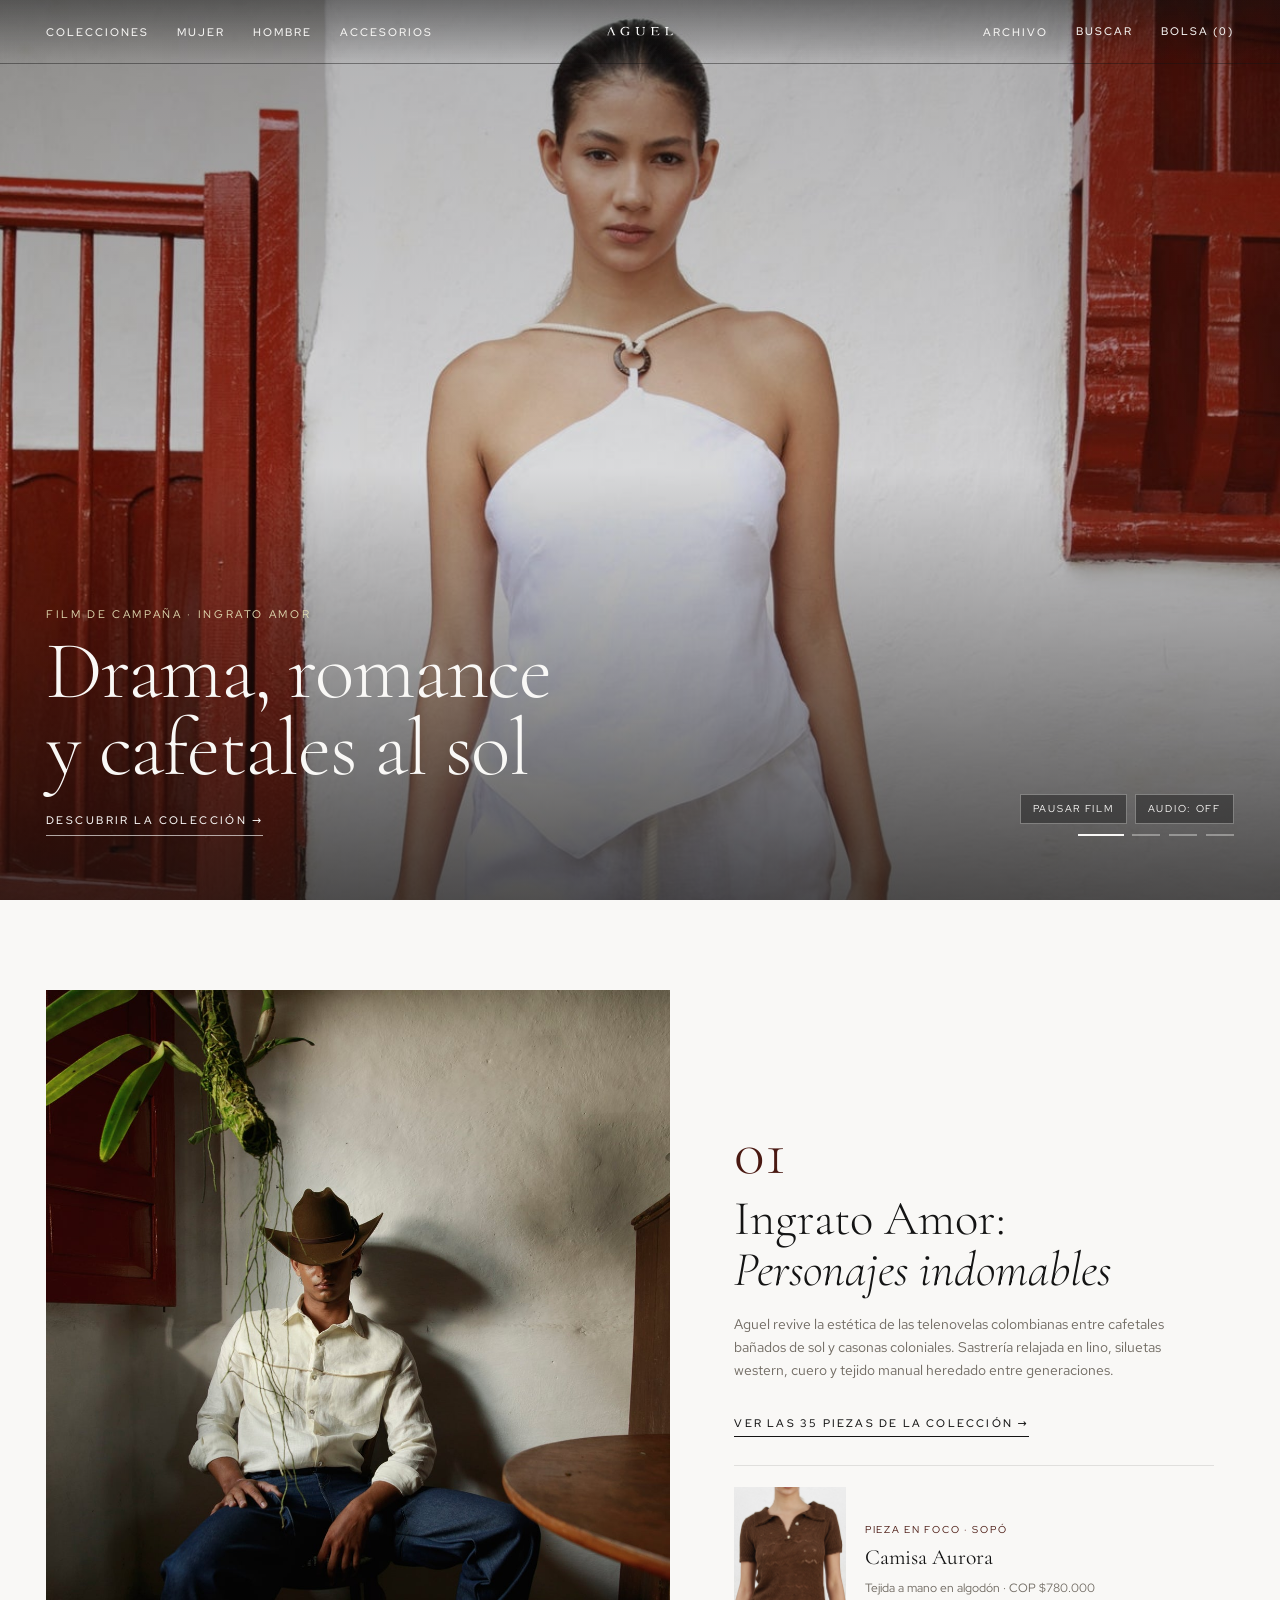
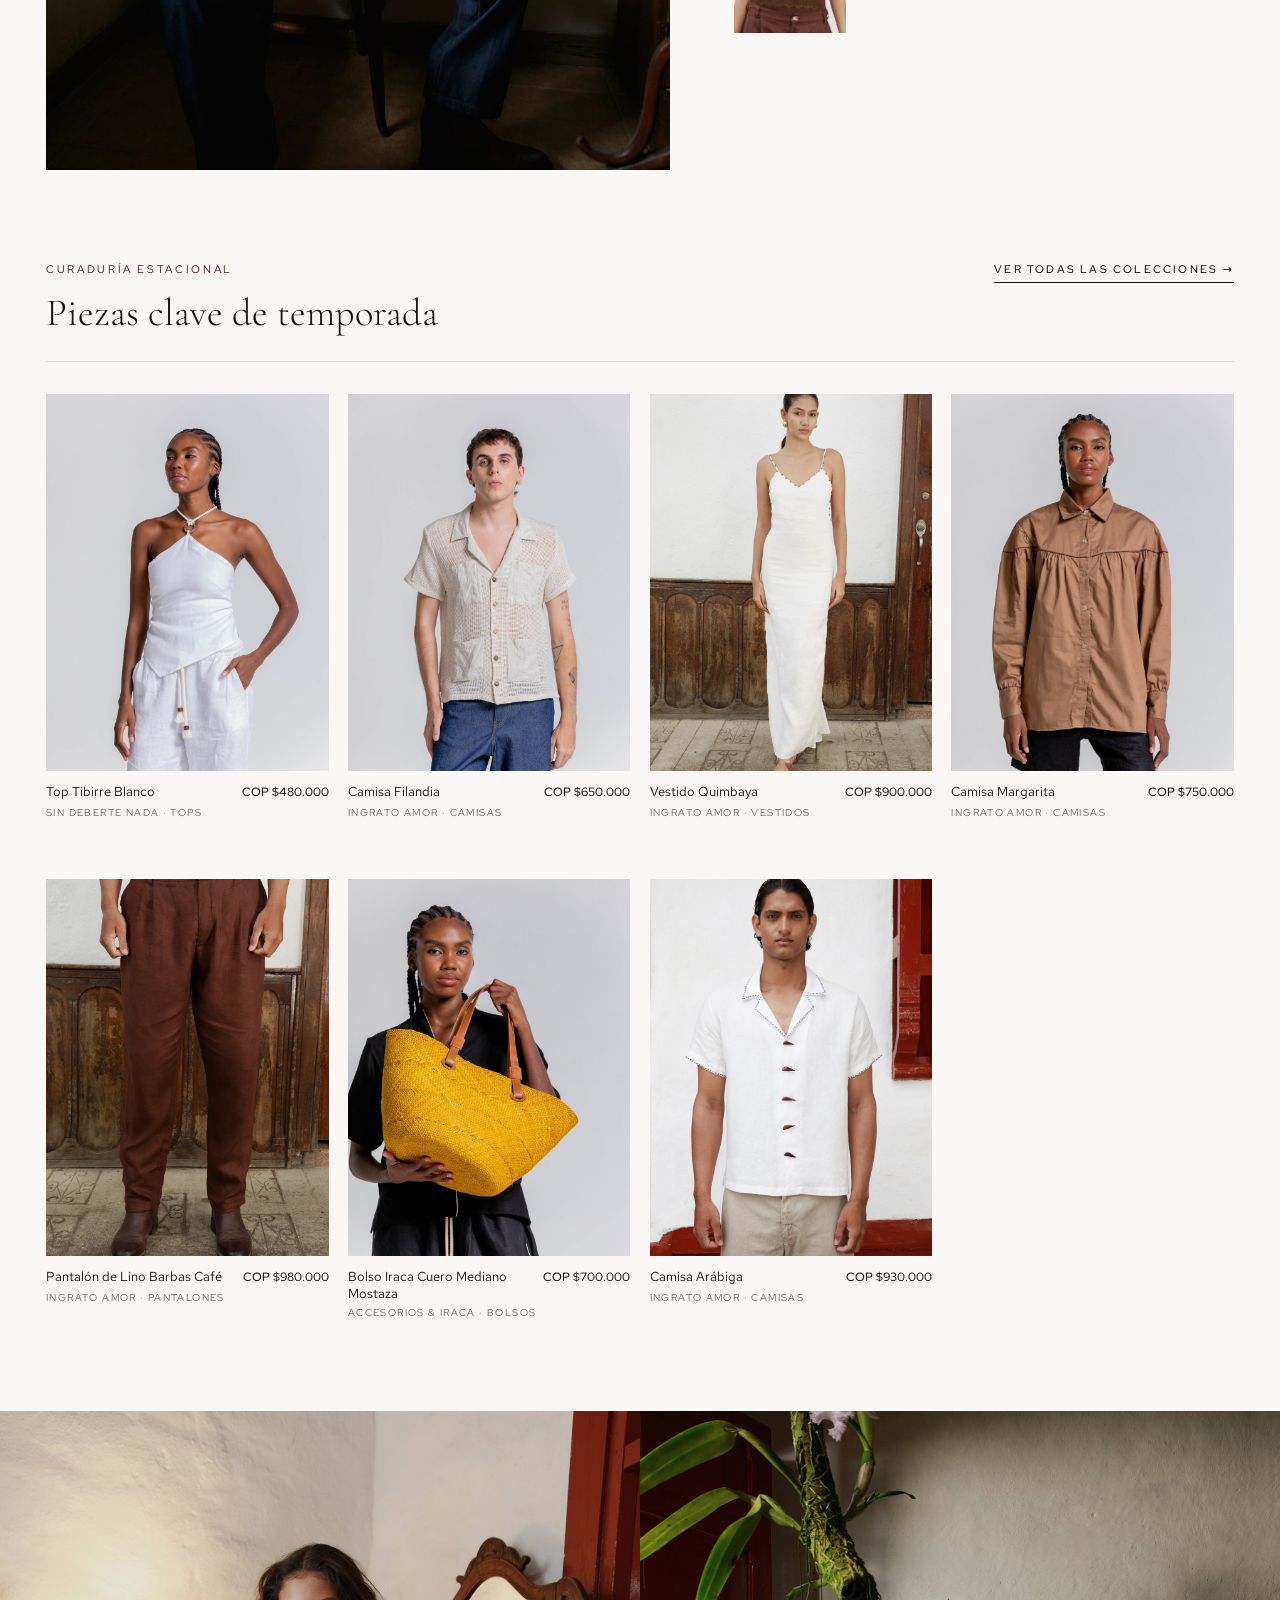
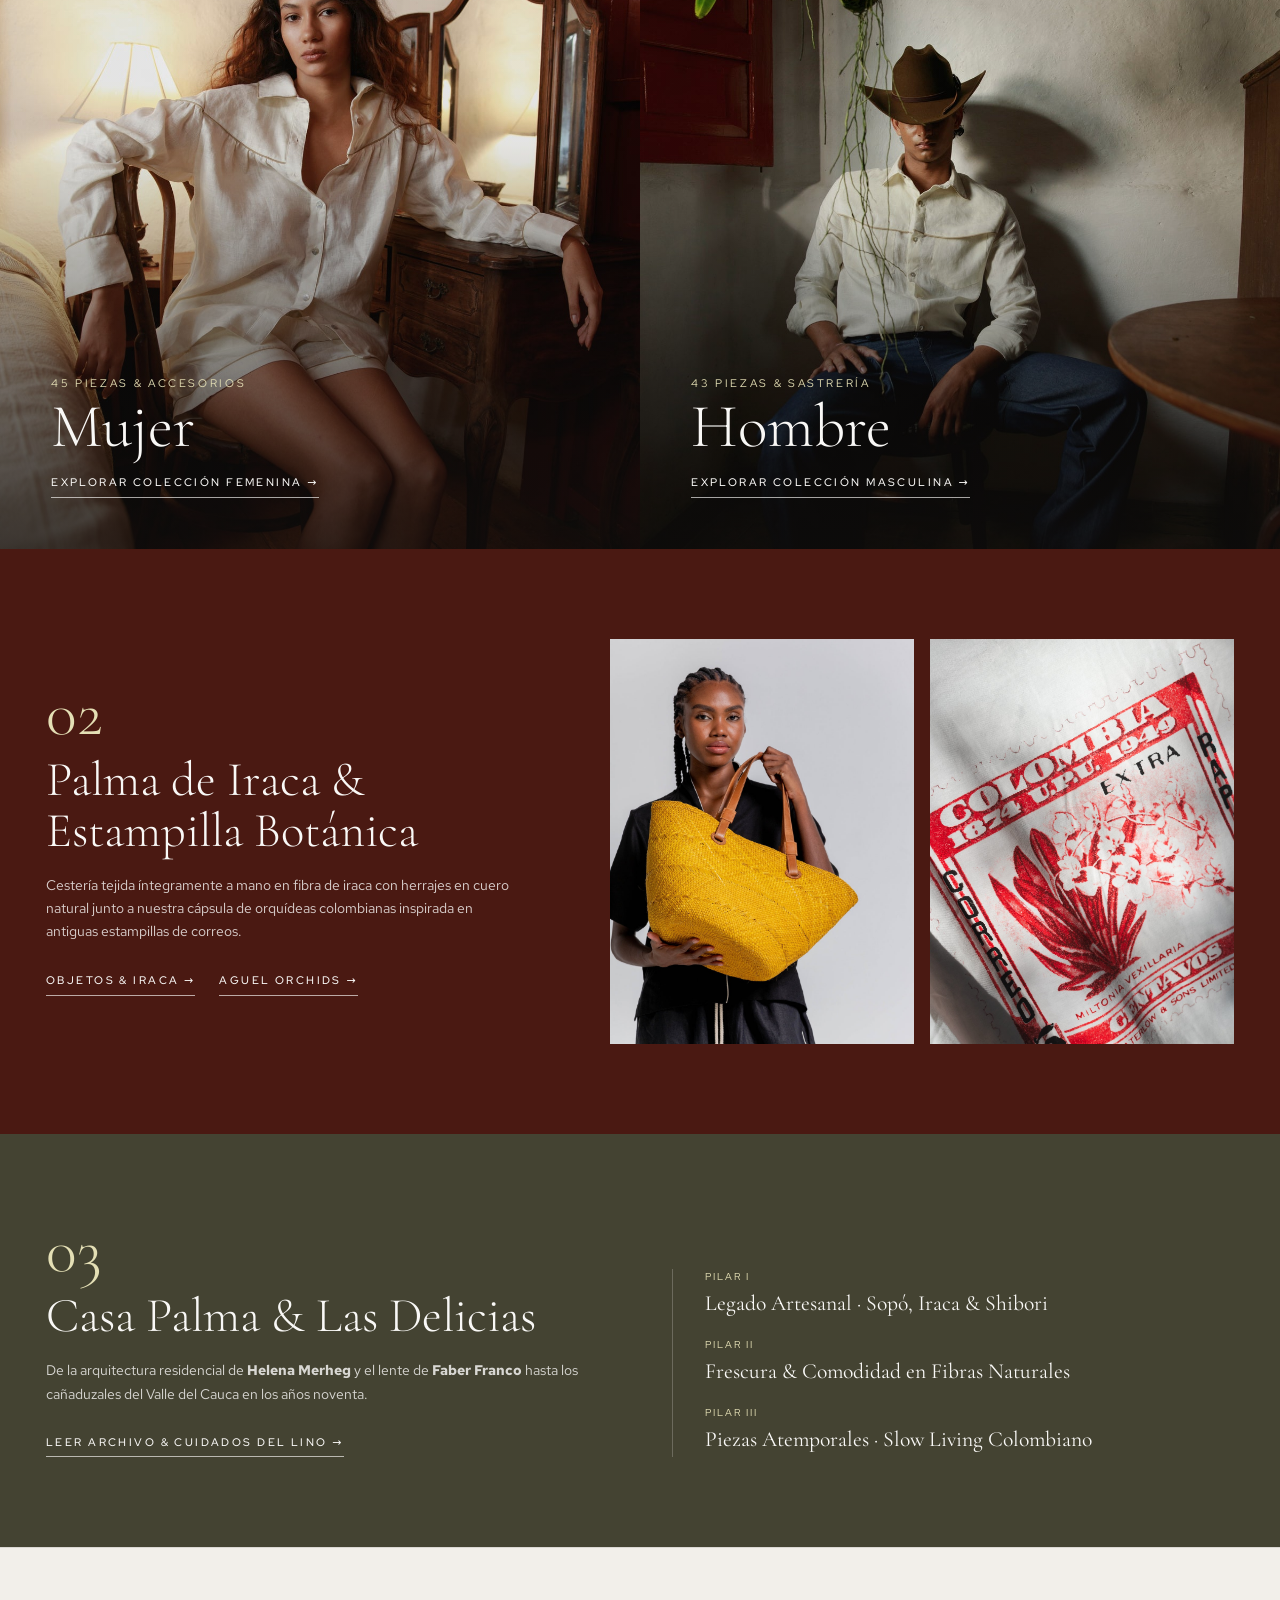
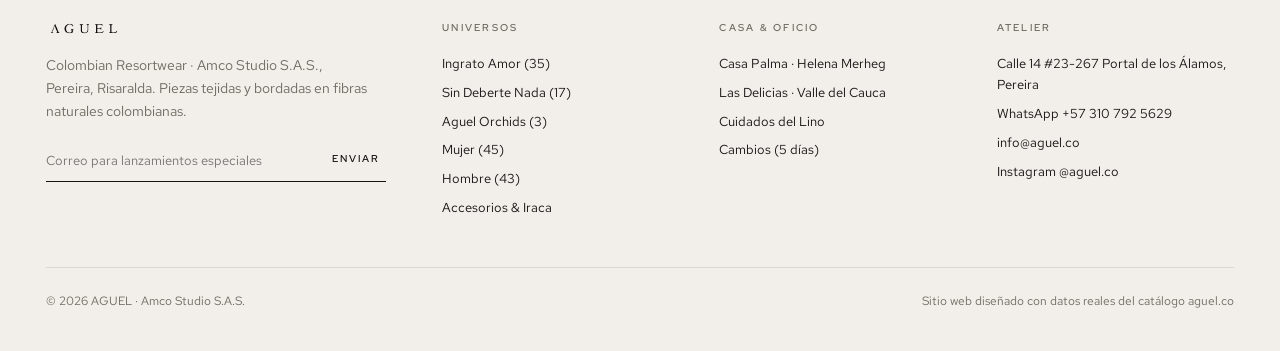
<file: index.html>
<!DOCTYPE html>
<html lang="es">
<head>
  <meta charset="UTF-8" />
  <meta name="viewport" content="width=device-width, initial-scale=1.0" />
  <title>AGUEL — Colombian Resortwear</title>
  <link rel="stylesheet" href="assets/aguel-store.css" />
</head>
<body>
  <!-- FULL-BLEED RUNWAY HERO -->
  <section class="runway-hero" id="runwayHero">
    <div class="runway-hero-slide active">
      <video id="heroCampaignVideo" playsinline autoplay loop muted preload="auto" poster="assets/hero-colonial.jpg">
        <source src="https://aguel.co/cdn/shop/videos/c/vp/5527186a873e4e50b260d9ee6283aefe/5527186a873e4e50b260d9ee6283aefe.HD-1080p-7.2Mbps-57184684.mp4?v=0" type="video/mp4" />
      </video>
      <div class="runway-scrim"></div>
      <div class="runway-overlay">
        <div>
          <div class="runway-kicker">Film de Campaña · Ingrato Amor</div>
          <h1 class="runway-title">Drama, romance y cafetales al sol</h1>
          <a class="runway-link" href="colecciones.html#ingrato-amor">Descubrir la colección &rarr;</a>
        </div>
      </div>
    </div>

    <div class="runway-hero-slide">
      <img src="assets/hero-colonial.jpg" alt="AGUEL — Romance Colonial" />
      <div class="runway-scrim"></div>
      <div class="runway-overlay">
        <div>
          <div class="runway-kicker">Colección I · Ingrato Amor</div>
          <h1 class="runway-title">Sastrería en lino y siluetas coloniales</h1>
          <a class="runway-link" href="colecciones.html#ingrato-amor">Explorar Ingrato Amor &rarr;</a>
        </div>
      </div>
    </div>

    <div class="runway-hero-slide">
      <img src="assets/hero-malla.jpg" alt="AGUEL — Sin Deberte Nada" />
      <div class="runway-scrim"></div>
      <div class="runway-overlay">
        <div>
          <div class="runway-kicker">Colección II · Sin Deberte Nada</div>
          <h1 class="runway-title">Linos puros y mallas en movimiento</h1>
          <a class="runway-link" href="colecciones.html#sin-deberte-nada">Explorar esenciales &rarr;</a>
        </div>
      </div>
    </div>

    <div class="runway-hero-slide">
      <img src="assets/orchid-stamp.jpg" alt="AGUEL — Aguel Orchids" />
      <div class="runway-scrim"></div>
      <div class="runway-overlay">
        <div>
          <div class="runway-kicker">Edición Botánica · Aguel Orchids</div>
          <h1 class="runway-title">Orquídeas colombianas en serigrafía</h1>
          <a class="runway-link" href="colecciones.html#aguel-orchids">Ver edición botánica &rarr;</a>
        </div>
      </div>
    </div>

    <div class="runway-overlay runway-controls-wrap" style="pointer-events:none; justify-content:flex-end; z-index:6;">
      <div class="runway-controls" style="pointer-events:auto;">
        <div style="display:flex; gap:0.5rem;" id="videoBtns">
          <button class="runway-video-ctrl" id="btnToggleVideo" type="button" onclick="toggleHeroVideo()">Pausar Film</button>
          <button class="runway-video-ctrl" id="btnMuteVideo" type="button" onclick="toggleHeroAudio()">Audio: Off</button>
        </div>
        <div class="runway-dots" id="heroDots">
          <button class="runway-dot active" type="button" onclick="setRunwaySlide(0)" title="Film Oficial"></button>
          <button class="runway-dot" type="button" onclick="setRunwaySlide(1)" title="Colonial"></button>
          <button class="runway-dot" type="button" onclick="setRunwaySlide(2)" title="Sin Deberte Nada"></button>
          <button class="runway-dot" type="button" onclick="setRunwaySlide(3)" title="Aguel Orchids"></button>
        </div>
      </div>
    </div>
  </section>

  <!-- 01 ASYMMETRIC MAGAZINE SPREAD: INGRATO AMOR & AURORA -->
  <section class="section-pad">
    <div class="spread-asymmetric">
      <div class="spread-img">
        <img src="assets/hero-hacienda.jpg" alt="Ingrato Amor en Hacienda Cafetera" />
      </div>
      <div class="spread-copy">
        <div class="spread-numeral">01</div>
        <h2 class="spread-title">Ingrato Amor:<br /><em>Personajes indomables</em></h2>
        <p class="spread-text">
          Aguel revive la estética de las telenovelas colombianas entre cafetales bañados de sol y casonas coloniales. Sastrería relajada en lino, siluetas western, cuero y tejido manual heredado entre generaciones.
        </p>
        <a class="text-link" href="colecciones.html#ingrato-amor">Ver las 35 piezas de la colección &rarr;</a>

        <a class="lookbook-inset" href="producto.html?p=camisa-aurora">
          <img src="assets/catalog/camisa-aurora-1.jpg" alt="Camisa Aurora tejida en Sopó" />
          <div>
            <div style="font-family:var(--display); font-size:0.6rem; letter-spacing:0.18em; text-transform:uppercase; color:var(--terracota);">Pieza en Foco · Sopó</div>
            <div style="font-family:var(--serif); font-size:1.35rem; margin:0.15rem 0;">Camisa Aurora</div>
            <div style="font-family:var(--display); font-size:0.76rem; color:var(--muted);">Tejida a mano en algodón · COP $780.000</div>
          </div>
        </a>
      </div>
    </div>
  </section>

  <!-- CURATED RUNWAY RAIL: 8 DESTACADOS -->
  <section class="section-pad" style="padding-top:0;">
    <div style="display:flex; justify-content:space-between; align-items:baseline; margin-bottom:2rem; border-bottom:1px solid var(--hairline); padding-bottom:1rem; flex-wrap:wrap; gap:1rem;">
      <div>
        <div class="opener-eyebrow" style="margin-bottom:0.25rem;">Curaduría Estacional</div>
        <h2 style="font-family:var(--serif); font-weight:300; font-size:clamp(1.75rem,3vw,2.5rem); margin:0;">Piezas clave de temporada</h2>
      </div>
      <a class="text-link" href="colecciones.html">Ver todas las colecciones &rarr;</a>
    </div>
    <div class="editorial-grid" id="homeFeaturedGrid"></div>
  </section>

  <!-- FULL-BLEED 50/50 DIPTYCH: MUJER / HOMBRE -->
  <section class="diptych-bleed">
    <a class="diptych-panel" href="mujer.html">
      <img src="assets/hero-romance.jpg" alt="AGUEL Mujer" style="object-position: center 22%;" />
      <div class="diptych-label">
        <div class="runway-kicker" style="margin-bottom:0;">45 Piezas &amp; Accesorios</div>
        <h2>Mujer</h2>
        <span class="runway-link">Explorar colección femenina &rarr;</span>
      </div>
    </a>
    <a class="diptych-panel" href="hombre.html">
      <img src="assets/collections/men.jpg" alt="AGUEL Hombre" style="object-position: center 22%;" />
      <div class="diptych-label">
        <div class="runway-kicker" style="margin-bottom:0;">43 Piezas &amp; Sastrería</div>
        <h2>Hombre</h2>
        <span class="runway-link">Explorar colección masculina &rarr;</span>
      </div>
    </a>
  </section>

  <!-- 02 TERRACOTA INTERLUDE: OFICIO EN IRACA & ORQUIDEAS -->
  <section class="section-pad band-terracota">
    <div class="spread-asymmetric reverse">
      <div class="spread-copy">
        <div class="spread-numeral" style="color:var(--arena);">02</div>
        <h2 class="spread-title" style="color:var(--lino);">Palma de Iraca &amp;<br />Estampilla Botánica</h2>
        <p class="spread-text" style="color:rgba(249,248,246,0.82);">
          Cestería tejida íntegramente a mano en fibra de iraca con herrajes en cuero natural junto a nuestra cápsula de orquídeas colombianas inspirada en antiguas estampillas de correos.
        </p>
        <div style="display:flex; gap:1.5rem; flex-wrap:wrap;">
          <a class="runway-link" href="accesorios.html">Objetos &amp; Iraca &rarr;</a>
          <a class="runway-link" href="colecciones.html#aguel-orchids">Aguel Orchids &rarr;</a>
        </div>
      </div>
      <div style="display:grid; grid-template-columns:1fr 1fr; gap:1rem;">
        <a href="accesorios.html" class="spread-img" style="aspect-ratio:3/4;">
          <img src="assets/iraca-mostaza.jpg" alt="Bolso Iraca Mostaza" />
        </a>
        <a href="colecciones.html#aguel-orchids" class="spread-img" style="aspect-ratio:3/4;">
          <img src="assets/orchid-stamp.jpg" alt="Aguel Orchids Estampilla" />
        </a>
      </div>
    </div>
  </section>

  <!-- 03 ARCHIVE STRIP: CASA PALMA & LAS DELICIAS -->
  <section class="section-pad band-oliva">
    <div class="home-archive-grid">
      <div>
        <div class="spread-numeral" style="color:var(--arena);">03</div>
        <h2 class="spread-title" style="color:var(--lino);">Casa Palma &amp; Las Delicias</h2>
        <p class="spread-text" style="color:rgba(249,248,246,0.82); margin-bottom:1.5rem;">
          De la arquitectura residencial de <strong>Helena Merheg</strong> y el lente de <strong>Faber Franco</strong> hasta los cañaduzales del Valle del Cauca en los años noventa.
        </p>
        <a class="runway-link" href="archivo.html">Leer archivo &amp; cuidados del lino &rarr;</a>
      </div>
      <div class="home-archive-pillars">
        <div>
          <div style="font-family:var(--display); font-size:0.62rem; letter-spacing:0.2em; text-transform:uppercase; color:var(--arena);">Pilar I</div>
          <div style="font-family:var(--serif); font-size:1.35rem;">Legado Artesanal · Sopó, Iraca &amp; Shibori</div>
        </div>
        <div>
          <div style="font-family:var(--display); font-size:0.62rem; letter-spacing:0.2em; text-transform:uppercase; color:var(--arena);">Pilar II</div>
          <div style="font-family:var(--serif); font-size:1.35rem;">Frescura &amp; Comodidad en Fibras Naturales</div>
        </div>
        <div>
          <div style="font-family:var(--display); font-size:0.62rem; letter-spacing:0.2em; text-transform:uppercase; color:var(--arena);">Pilar III</div>
          <div style="font-family:var(--serif); font-size:1.35rem;">Piezas Atemporales · Slow Living Colombiano</div>
        </div>
      </div>
    </div>
  </section>

  <script src="data/aguel-catalog.js"></script>
  <script src="assets/aguel-app.js"></script>
  <script>
    window.AguelApp.initAguelShell("home", true);

    const FEATURED_HANDLES = [
      "top-tibirre-blanco",
      "camisa-filandia",
      "vestido-quimbaya",
      "camisa-margarita",
      "pantalon-lino-barbas-cafe",
      "vestido-estopa",
      "bolso-iraca-cuero-mediano-mostaza",
      "camisa-arabiga",
    ];
    const featured = FEATURED_HANDLES
      .map((h) => window.AguelApp.PRODUCTS.find((p) => p.handle === h))
      .filter(Boolean);
    document.getElementById("homeFeaturedGrid").innerHTML = featured
      .map((p) => window.AguelApp.productCardHTML(p))
      .join("");

    let currentSlide = 0;
    const slides = document.querySelectorAll(".runway-hero-slide");
    const dots = document.querySelectorAll(".runway-dot");
    const videoEl = document.getElementById("heroCampaignVideo");
    const videoBtns = document.getElementById("videoBtns");

    function setRunwaySlide(idx) {
      currentSlide = idx;
      slides.forEach((s, i) => s.classList.toggle("active", i === idx));
      dots.forEach((d, i) => d.classList.toggle("active", i === idx));
      if (videoBtns) videoBtns.style.display = idx === 0 ? "flex" : "none";
      if (videoEl) {
        if (idx === 0) videoEl.play().catch(() => {});
        else videoEl.pause();
      }
    }

    function toggleHeroVideo() {
      if (!videoEl) return;
      const btn = document.getElementById("btnToggleVideo");
      if (videoEl.paused) {
        videoEl.play().catch(() => {});
        btn.textContent = "Pausar Film";
      } else {
        videoEl.pause();
        btn.textContent = "Reproducir";
      }
    }

    function toggleHeroAudio() {
      if (!videoEl) return;
      const btn = document.getElementById("btnMuteVideo");
      videoEl.muted = !videoEl.muted;
      btn.textContent = videoEl.muted ? "Audio: Off" : "Audio: On";
    }
  </script>
</body>
</html>
</file>
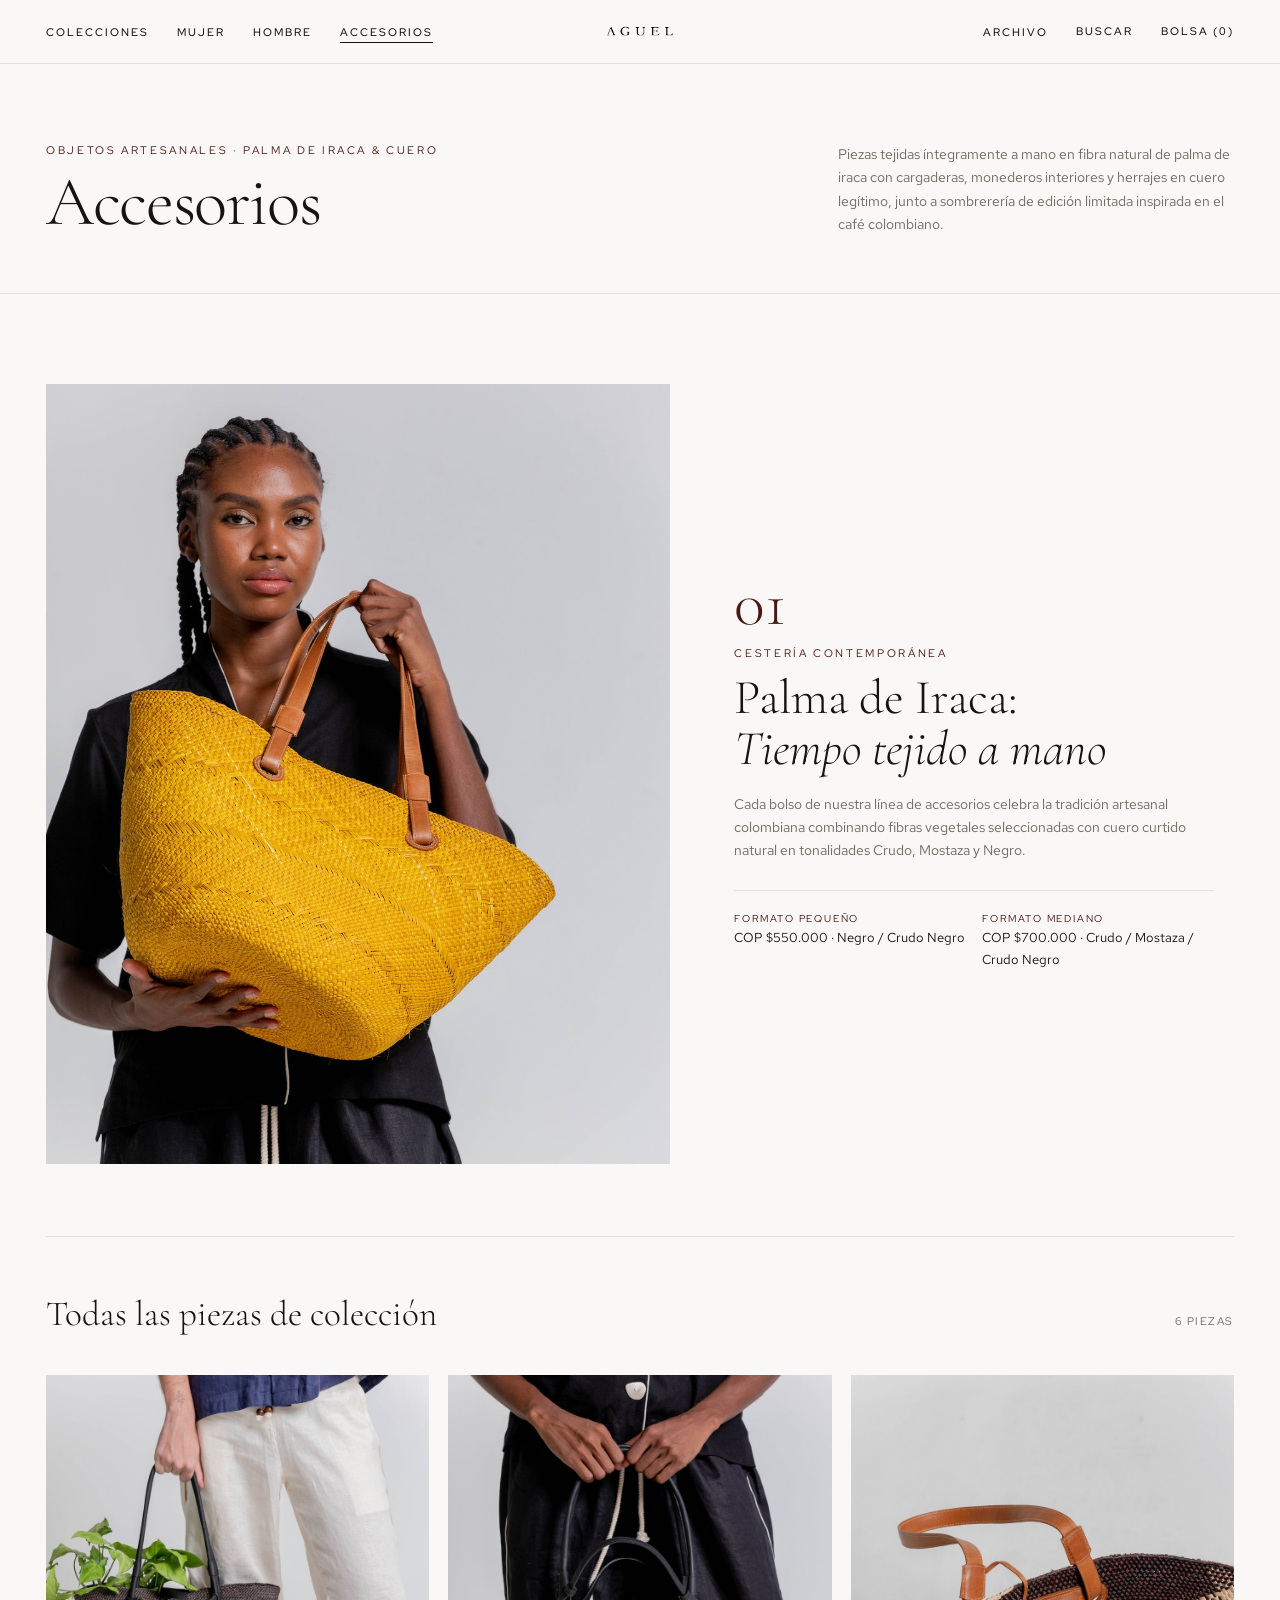
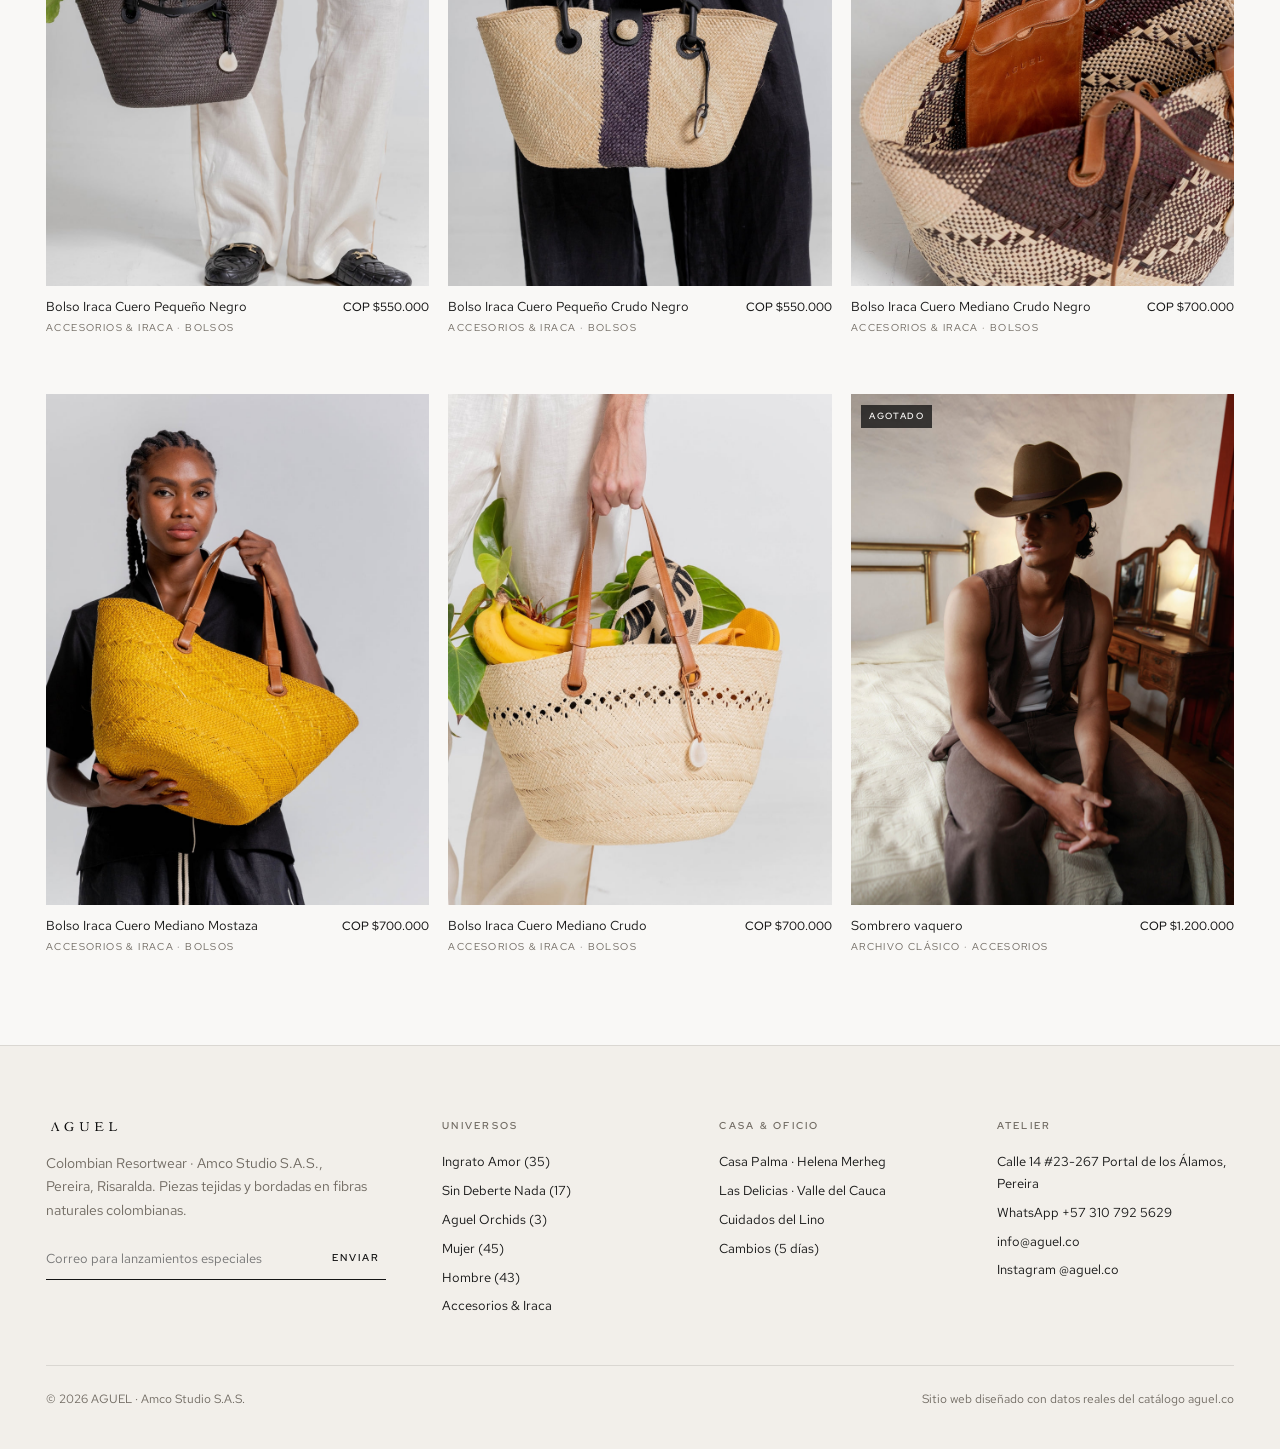
<file: accesorios.html>
<!DOCTYPE html>
<html lang="es">
<head>
  <meta charset="UTF-8" />
  <meta name="viewport" content="width=device-width, initial-scale=1.0" />
  <title>Accesorios &amp; Iraca — AGUEL</title>
  <link rel="stylesheet" href="assets/aguel-store.css" />
</head>
<body>
  <header class="page-opener">
    <div>
      <div class="opener-eyebrow">Objetos Artesanales · Palma de Iraca &amp; Cuero</div>
      <h1 class="opener-title">Accesorios</h1>
    </div>
    <p class="opener-desc">
      Piezas tejidas íntegramente a mano en fibra natural de palma de iraca con cargaderas, monederos interiores y herrajes en cuero legítimo, junto a sombrerería de edición limitada inspirada en el café colombiano.
    </p>
  </header>

  <section class="section-pad">
    <div class="spread-asymmetric" style="margin-bottom:4.5rem;">
      <div class="spread-img">
        <img src="assets/iraca-mostaza.jpg" alt="Bolso Iraca Mostaza tejido a mano" />
      </div>
      <div class="spread-copy">
        <div class="spread-numeral">01</div>
        <div class="opener-eyebrow">Cestería Contemporánea</div>
        <h2 class="spread-title">Palma de Iraca:<br /><em>Tiempo tejido a mano</em></h2>
        <p class="spread-text">
          Cada bolso de nuestra línea de accesorios celebra la tradición artesanal colombiana combinando fibras vegetales seleccionadas con cuero curtido natural en tonalidades Crudo, Mostaza y Negro.
        </p>
        <div class="iraca-formats">
          <div>
            <div style="font-family:var(--display); font-size:0.62rem; letter-spacing:0.18em; text-transform:uppercase; color:var(--terracota);">Formato Pequeño</div>
            <div>COP $550.000 · Negro / Crudo Negro</div>
          </div>
          <div>
            <div style="font-family:var(--display); font-size:0.62rem; letter-spacing:0.18em; text-transform:uppercase; color:var(--terracota);">Formato Mediano</div>
            <div>COP $700.000 · Crudo / Mostaza / Crudo Negro</div>
          </div>
        </div>
      </div>
    </div>

    <div style="border-top:1px solid var(--hairline); padding-top:3rem;">
      <div style="display:flex; justify-content:space-between; align-items:baseline; margin-bottom:2rem;">
        <h2 style="font-family:var(--serif); font-weight:300; font-size:2.2rem; margin:0;">Todas las piezas de colección</h2>
        <span class="whisper-count" id="accCount">6 piezas</span>
      </div>
      <div class="editorial-grid cols-3" id="accGrid"></div>
    </div>
  </section>

  <script src="data/aguel-catalog.js"></script>
  <script src="assets/aguel-app.js"></script>
  <script>
    window.AguelApp.initAguelShell("accesorios", false);
    const acc = window.AguelApp.PRODUCTS.filter(
      (p) => p.collections.includes("accesorios") || p.category === "Bolsos" || p.category === "Accesorios"
    );
    document.getElementById("accCount").textContent = `${acc.length} piezas`;
    document.getElementById("accGrid").innerHTML = acc.map((p) => window.AguelApp.productCardHTML(p)).join("");
  </script>
</body>
</html>
</file>
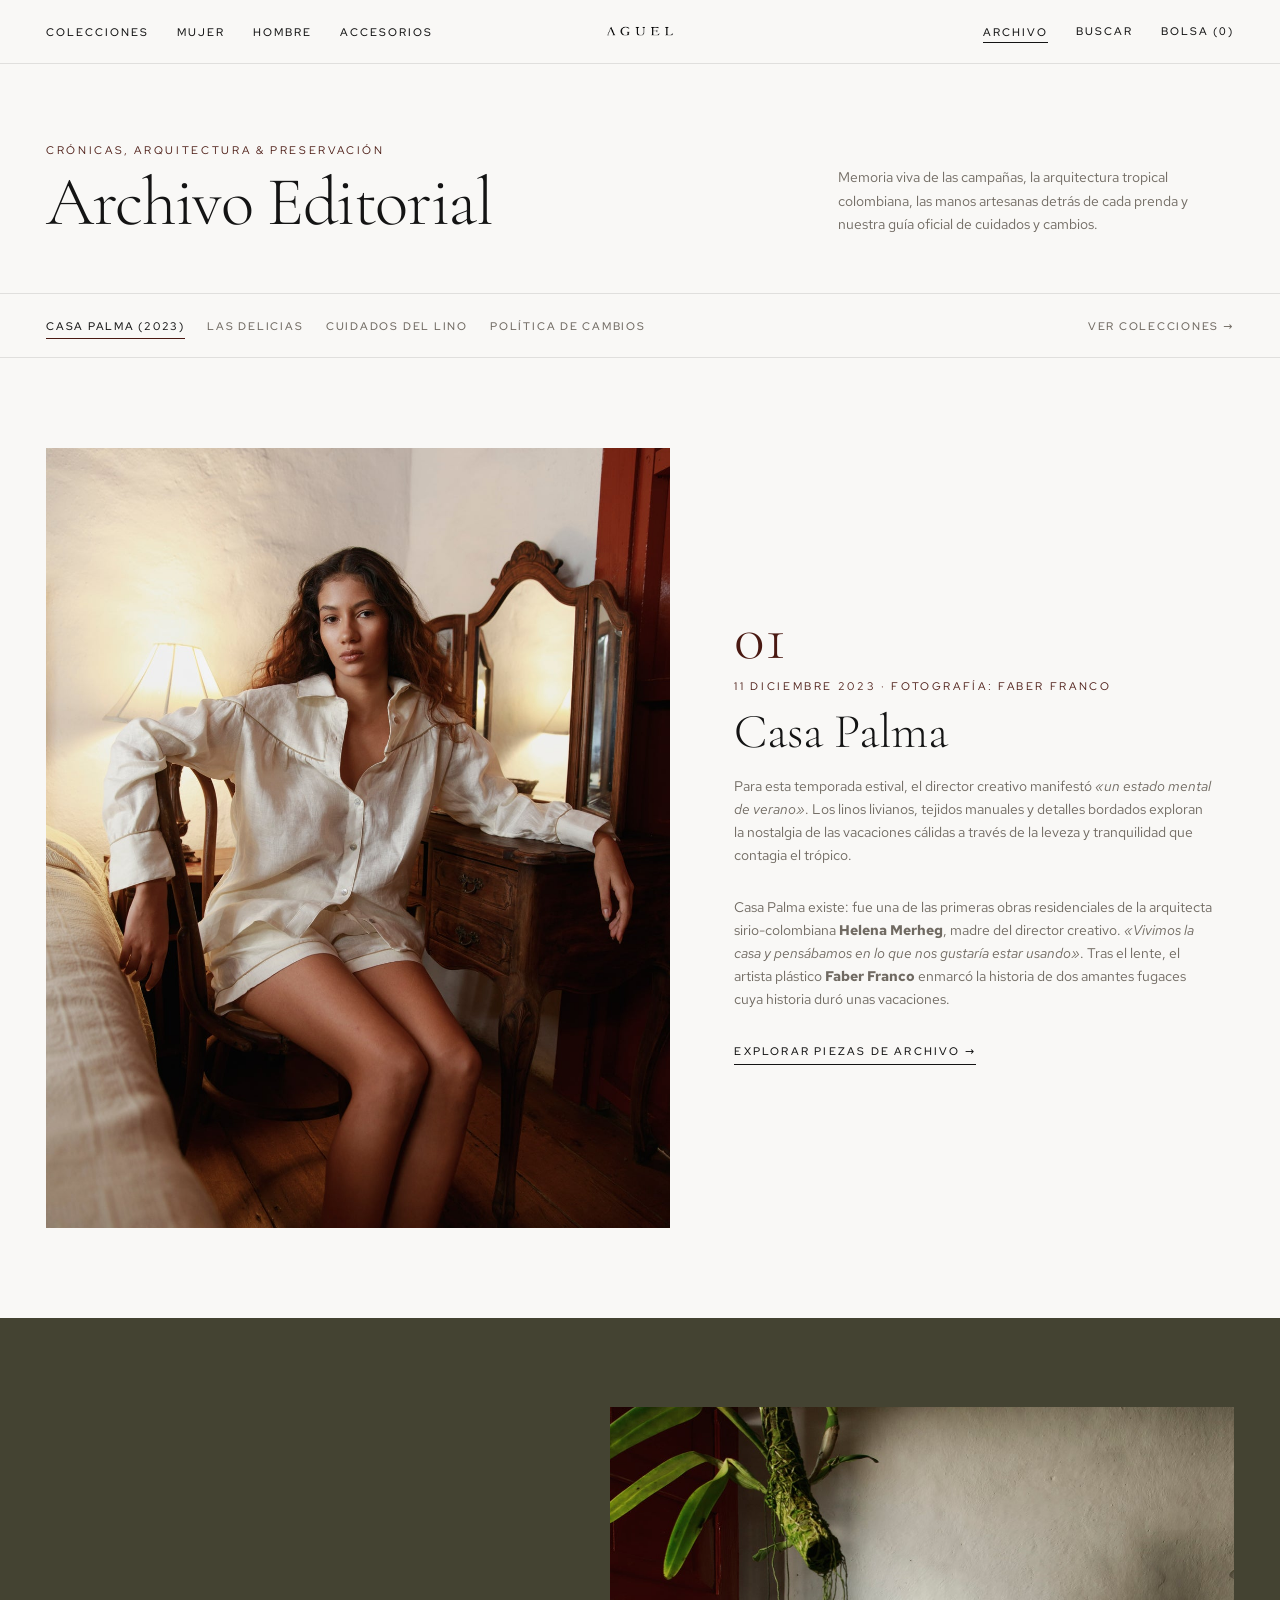
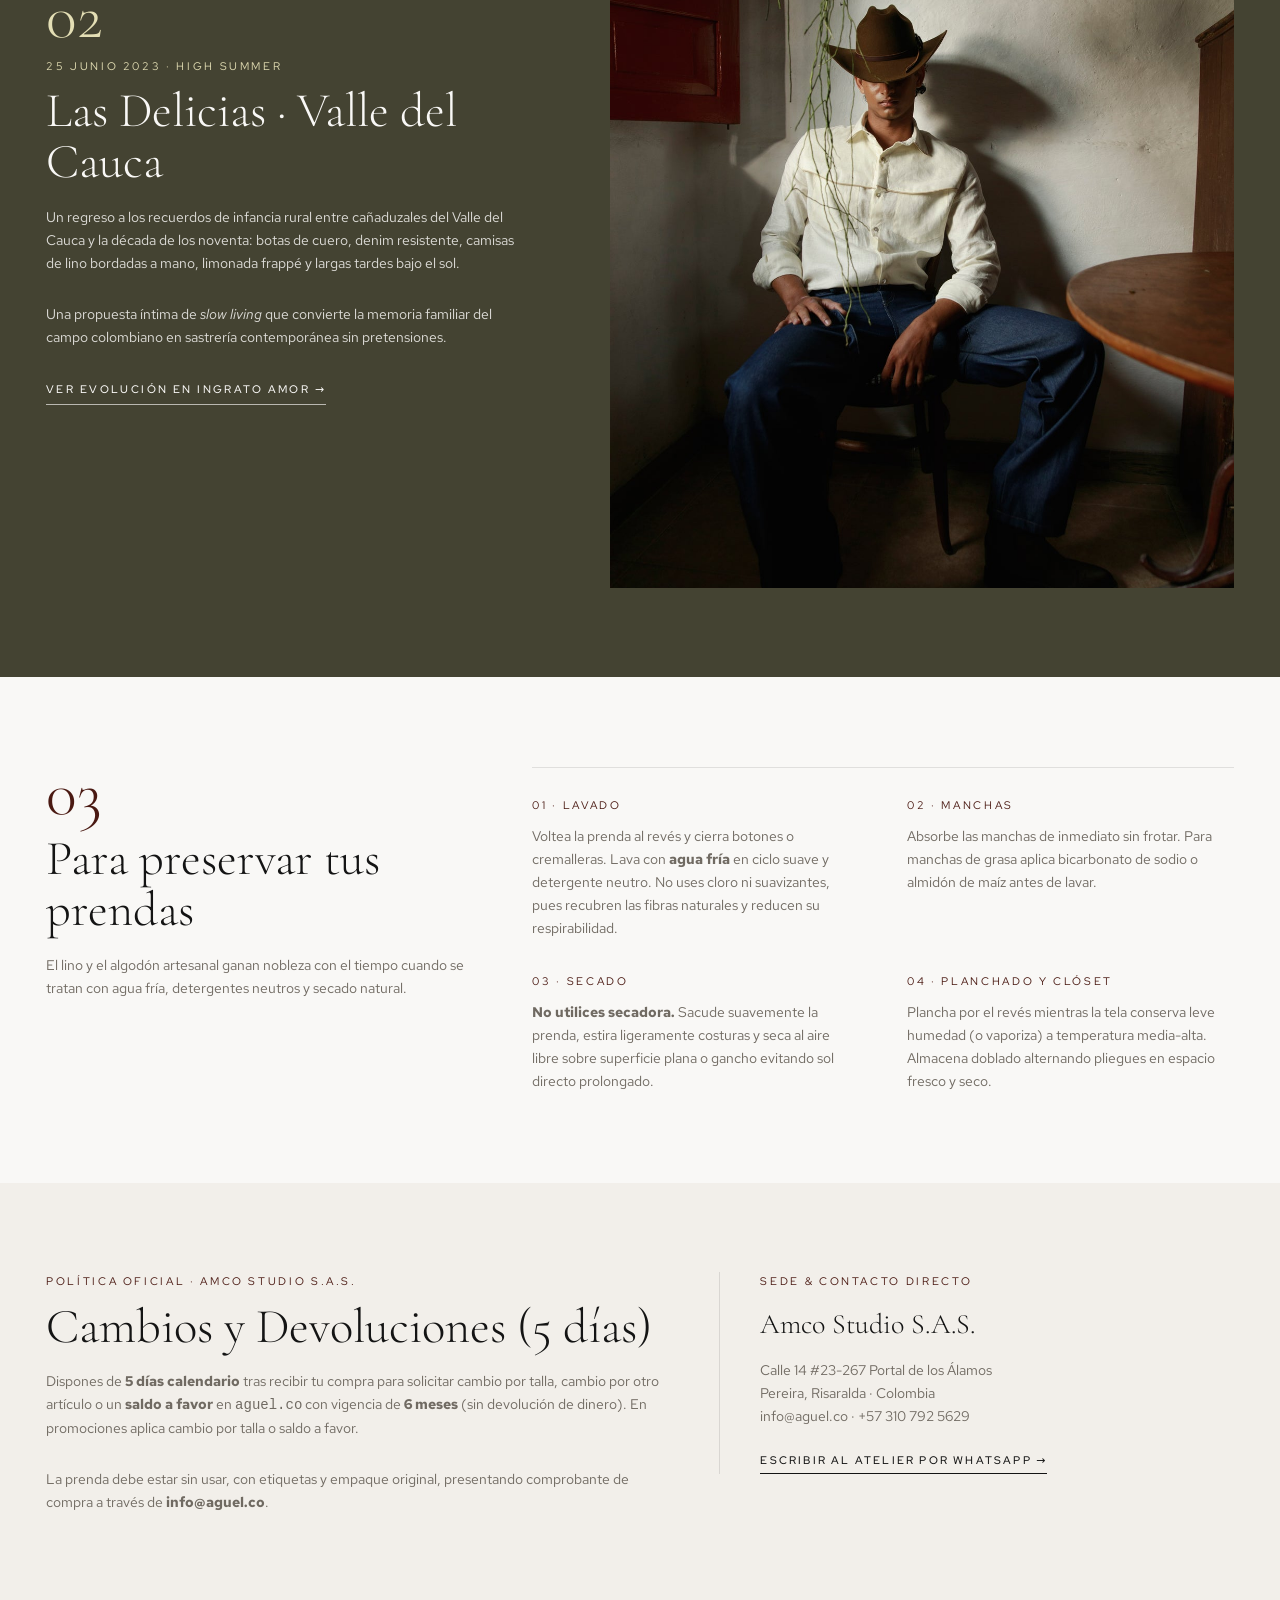
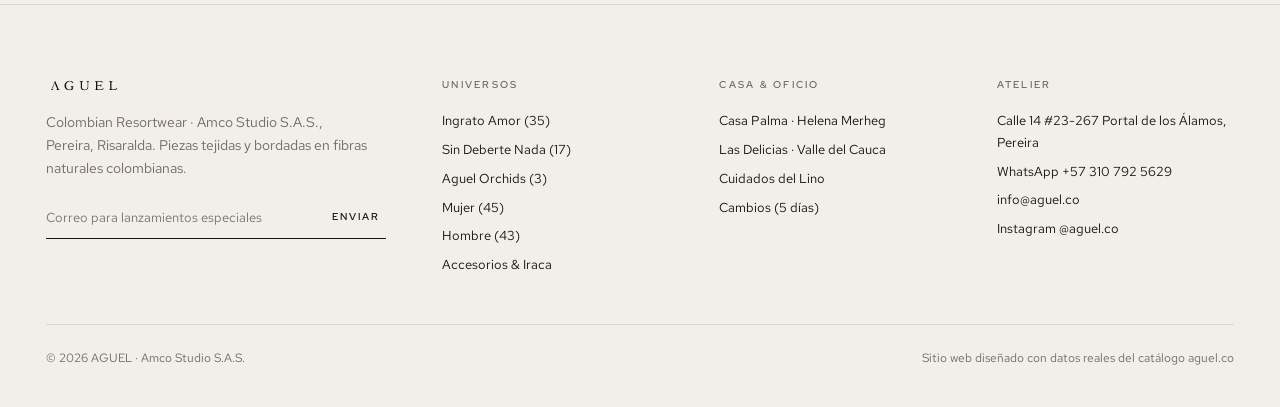
<file: archivo.html>
<!DOCTYPE html>
<html lang="es">
<head>
  <meta charset="UTF-8" />
  <meta name="viewport" content="width=device-width, initial-scale=1.0" />
  <title>Archivo &amp; Oficio — AGUEL</title>
  <link rel="stylesheet" href="assets/aguel-store.css" />
</head>
<body>
  <header class="page-opener">
    <div>
      <div class="opener-eyebrow">Crónicas, Arquitectura &amp; Preservación</div>
      <h1 class="opener-title">Archivo Editorial</h1>
    </div>
    <p class="opener-desc">
      Memoria viva de las campañas, la arquitectura tropical colombiana, las manos artesanas detrás de cada prenda y nuestra guía oficial de cuidados y cambios.
    </p>
  </header>

  <nav class="whisper-bar">
    <div class="whisper-tabs">
      <a class="whisper-tab active" href="#casa-palma">Casa Palma (2023)</a>
      <a class="whisper-tab" href="#las-delicias">Las Delicias</a>
      <a class="whisper-tab" href="#cuidados">Cuidados del Lino</a>
      <a class="whisper-tab" href="#cambios">Política de Cambios</a>
    </div>
    <div class="whisper-meta">
      <a class="whisper-tab" href="colecciones.html">Ver Colecciones &rarr;</a>
    </div>
  </nav>

  <!-- CASA PALMA -->
  <section id="casa-palma" class="section-pad">
    <div class="spread-asymmetric">
      <div class="spread-img">
        <img src="assets/hero-romance.jpg" alt="Campaña Casa Palma" />
      </div>
      <div class="spread-copy">
        <div class="spread-numeral">01</div>
        <div class="opener-eyebrow">11 Diciembre 2023 · Fotografía: Faber Franco</div>
        <h2 class="spread-title">Casa Palma</h2>
        <p class="spread-text">
          Para esta temporada estival, el director creativo manifestó <em>«un estado mental de verano»</em>. Los linos livianos, tejidos manuales y detalles bordados exploran la nostalgia de las vacaciones cálidas a través de la leveza y tranquilidad que contagia el trópico.
        </p>
        <p class="spread-text">
          Casa Palma existe: fue una de las primeras obras residenciales de la arquitecta sirio-colombiana <strong>Helena Merheg</strong>, madre del director creativo. <em>«Vivimos la casa y pensábamos en lo que nos gustaría estar usando»</em>. Tras el lente, el artista plástico <strong>Faber Franco</strong> enmarcó la historia de dos amantes fugaces cuya historia duró unas vacaciones.
        </p>
        <a class="text-link" href="colecciones.html#archivo-clasico">Explorar piezas de archivo &rarr;</a>
      </div>
    </div>
  </section>

  <!-- LAS DELICIAS -->
  <section id="las-delicias" class="section-pad band-oliva">
    <div class="spread-asymmetric reverse">
      <div class="spread-copy">
        <div class="spread-numeral" style="color:var(--arena);">02</div>
        <div class="opener-eyebrow" style="color:var(--arena);">25 Junio 2023 · High Summer</div>
        <h2 class="spread-title" style="color:var(--lino);">Las Delicias · Valle del Cauca</h2>
        <p class="spread-text" style="color:rgba(249,248,246,0.85);">
          Un regreso a los recuerdos de infancia rural entre cañaduzales del Valle del Cauca y la década de los noventa: botas de cuero, denim resistente, camisas de lino bordadas a mano, limonada frappé y largas tardes bajo el sol.
        </p>
        <p class="spread-text" style="color:rgba(249,248,246,0.85);">
          Una propuesta íntima de <em>slow living</em> que convierte la memoria familiar del campo colombiano en sastrería contemporánea sin pretensiones.
        </p>
        <a class="runway-link" href="colecciones.html#ingrato-amor">Ver evolución en Ingrato Amor &rarr;</a>
      </div>
      <div class="spread-img">
        <img src="assets/hero-hacienda.jpg" alt="Las Delicias Valle del Cauca" />
      </div>
    </div>
  </section>

  <!-- CUIDADOS DEL LINO -->
  <section id="cuidados" class="section-pad">
    <div class="cuidados-shell">
      <div>
        <div class="spread-numeral">03</div>
        <h2 class="spread-title">Para preservar tus prendas</h2>
        <p class="spread-text">
          El lino y el algodón artesanal ganan nobleza con el tiempo cuando se tratan con agua fría, detergentes neutros y secado natural.
        </p>
      </div>
      <div class="cuidados-grid">
        <div>
          <div class="opener-eyebrow">01 · Lavado</div>
          <p style="color:var(--muted); margin:0;">
            Voltea la prenda al revés y cierra botones o cremalleras. Lava con <strong>agua fría</strong> en ciclo suave y detergente neutro. No uses cloro ni suavizantes, pues recubren las fibras naturales y reducen su respirabilidad.
          </p>
        </div>
        <div>
          <div class="opener-eyebrow">02 · Manchas</div>
          <p style="color:var(--muted); margin:0;">
            Absorbe las manchas de inmediato sin frotar. Para manchas de grasa aplica bicarbonato de sodio o almidón de maíz antes de lavar.
          </p>
        </div>
        <div>
          <div class="opener-eyebrow">03 · Secado</div>
          <p style="color:var(--muted); margin:0;">
            <strong>No utilices secadora.</strong> Sacude suavemente la prenda, estira ligeramente costuras y seca al aire libre sobre superficie plana o gancho evitando sol directo prolongado.
          </p>
        </div>
        <div>
          <div class="opener-eyebrow">04 · Planchado y Clóset</div>
          <p style="color:var(--muted); margin:0;">
            Plancha por el revés mientras la tela conserva leve humedad (o vaporiza) a temperatura media-alta. Almacena doblado alternando pliegues en espacio fresco y seco.
          </p>
        </div>
      </div>
    </div>
  </section>

  <!-- POLITICA DE CAMBIOS & ATELIER -->
  <section id="cambios" class="section-pad band-hueso">
    <div class="cambios-shell">
      <div>
        <div class="opener-eyebrow">Política Oficial · Amco Studio S.A.S.</div>
        <h2 class="spread-title">Cambios y Devoluciones (5 días)</h2>
        <p class="spread-text">
          Dispones de <strong>5 días calendario</strong> tras recibir tu compra para solicitar cambio por talla, cambio por otro artículo o un <strong>saldo a favor</strong> en <code>aguel.co</code> con vigencia de <strong>6 meses</strong> (sin devolución de dinero). En promociones aplica cambio por talla o saldo a favor.
        </p>
        <p style="color:var(--muted); margin:0;">
          La prenda debe estar sin usar, con etiquetas y empaque original, presentando comprobante de compra a través de <strong>info@aguel.co</strong>.
        </p>
      </div>
      <div class="cambios-aside">
        <div class="opener-eyebrow">Sede &amp; Contacto Directo</div>
        <h3 style="font-family:var(--serif); font-size:1.75rem; font-weight:300; margin:0 0 0.75rem;">Amco Studio S.A.S.</h3>
        <p style="color:var(--muted); margin:0 0 1.25rem;">
          Calle 14 #23-267 Portal de los Álamos<br />
          Pereira, Risaralda · Colombia<br />
          info@aguel.co · +57 310 792 5629
        </p>
        <a class="text-link" href="https://wa.me/573107925629" target="_blank" rel="noopener">Escribir al Atelier por WhatsApp &rarr;</a>
      </div>
    </div>
  </section>

  <script src="data/aguel-catalog.js"></script>
  <script src="assets/aguel-app.js"></script>
  <script>
    window.AguelApp.initAguelShell("archivo", false);
  </script>
</body>
</html>
</file>
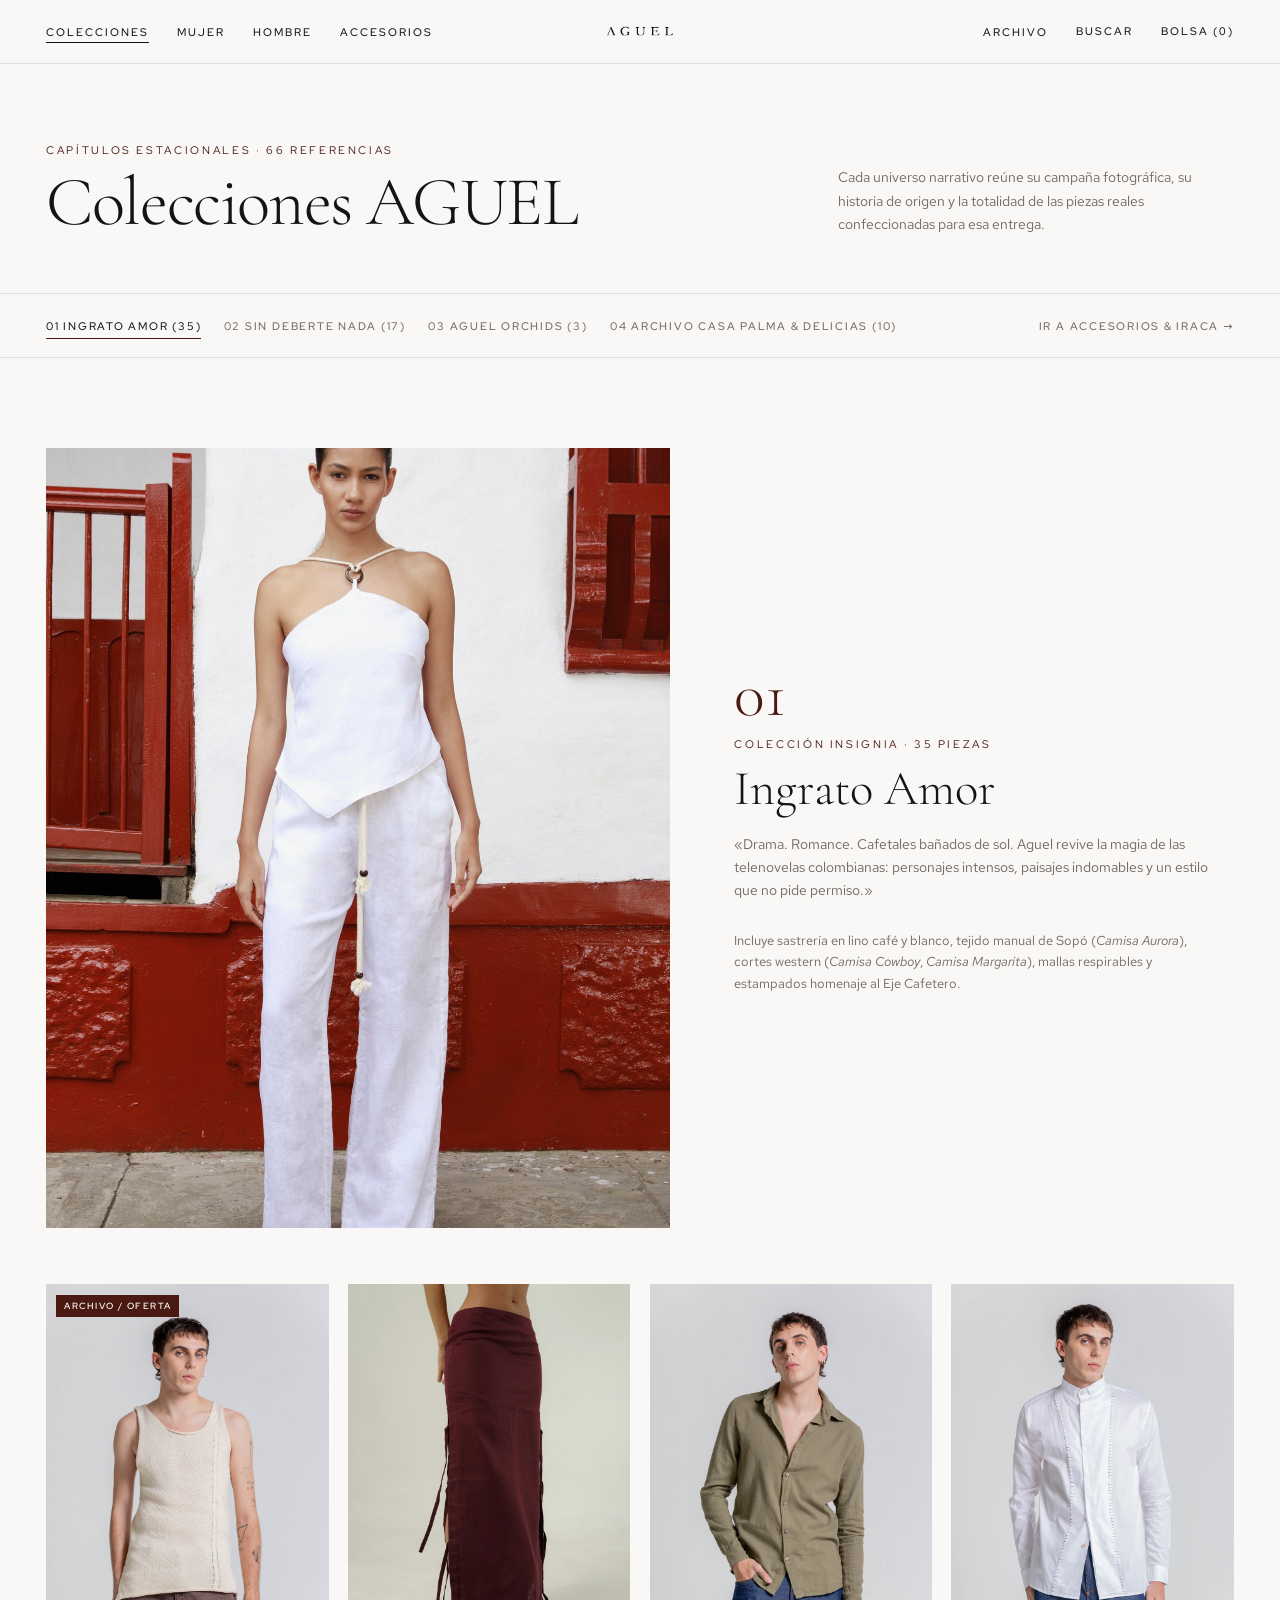
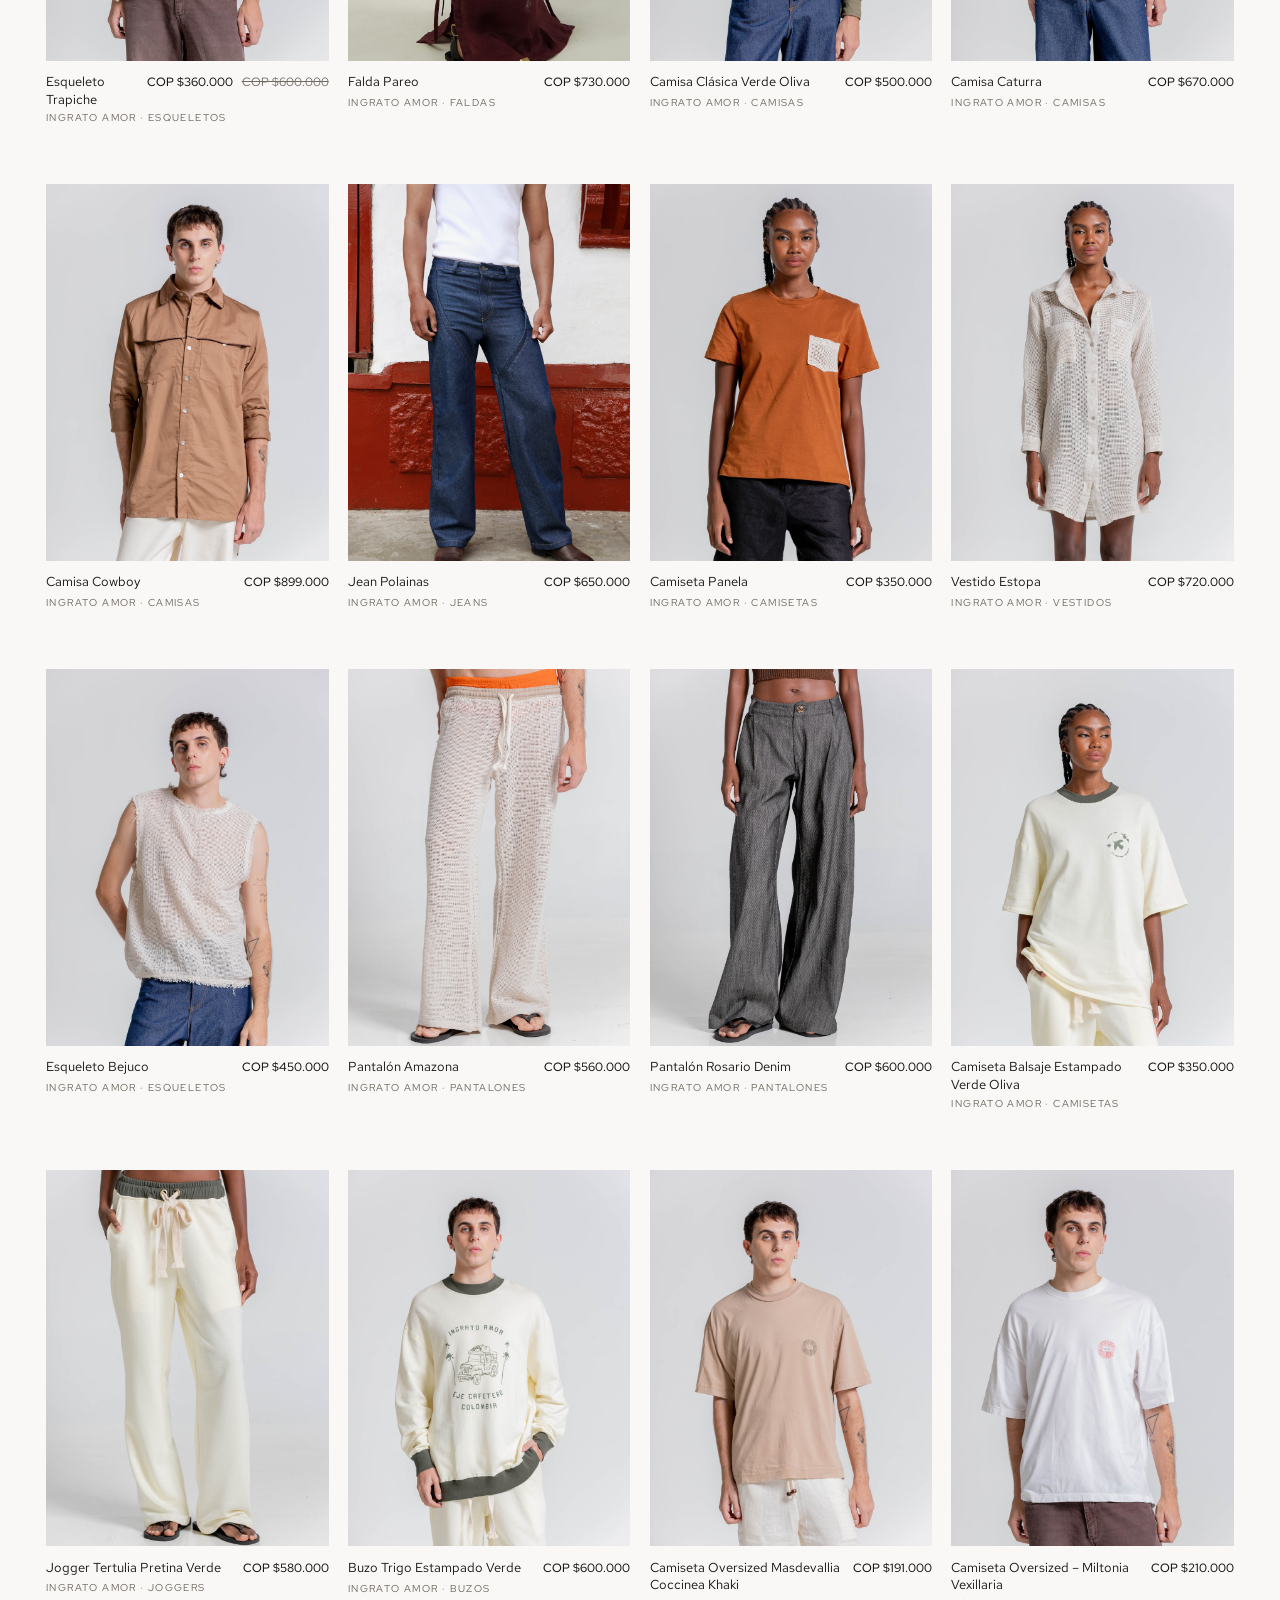
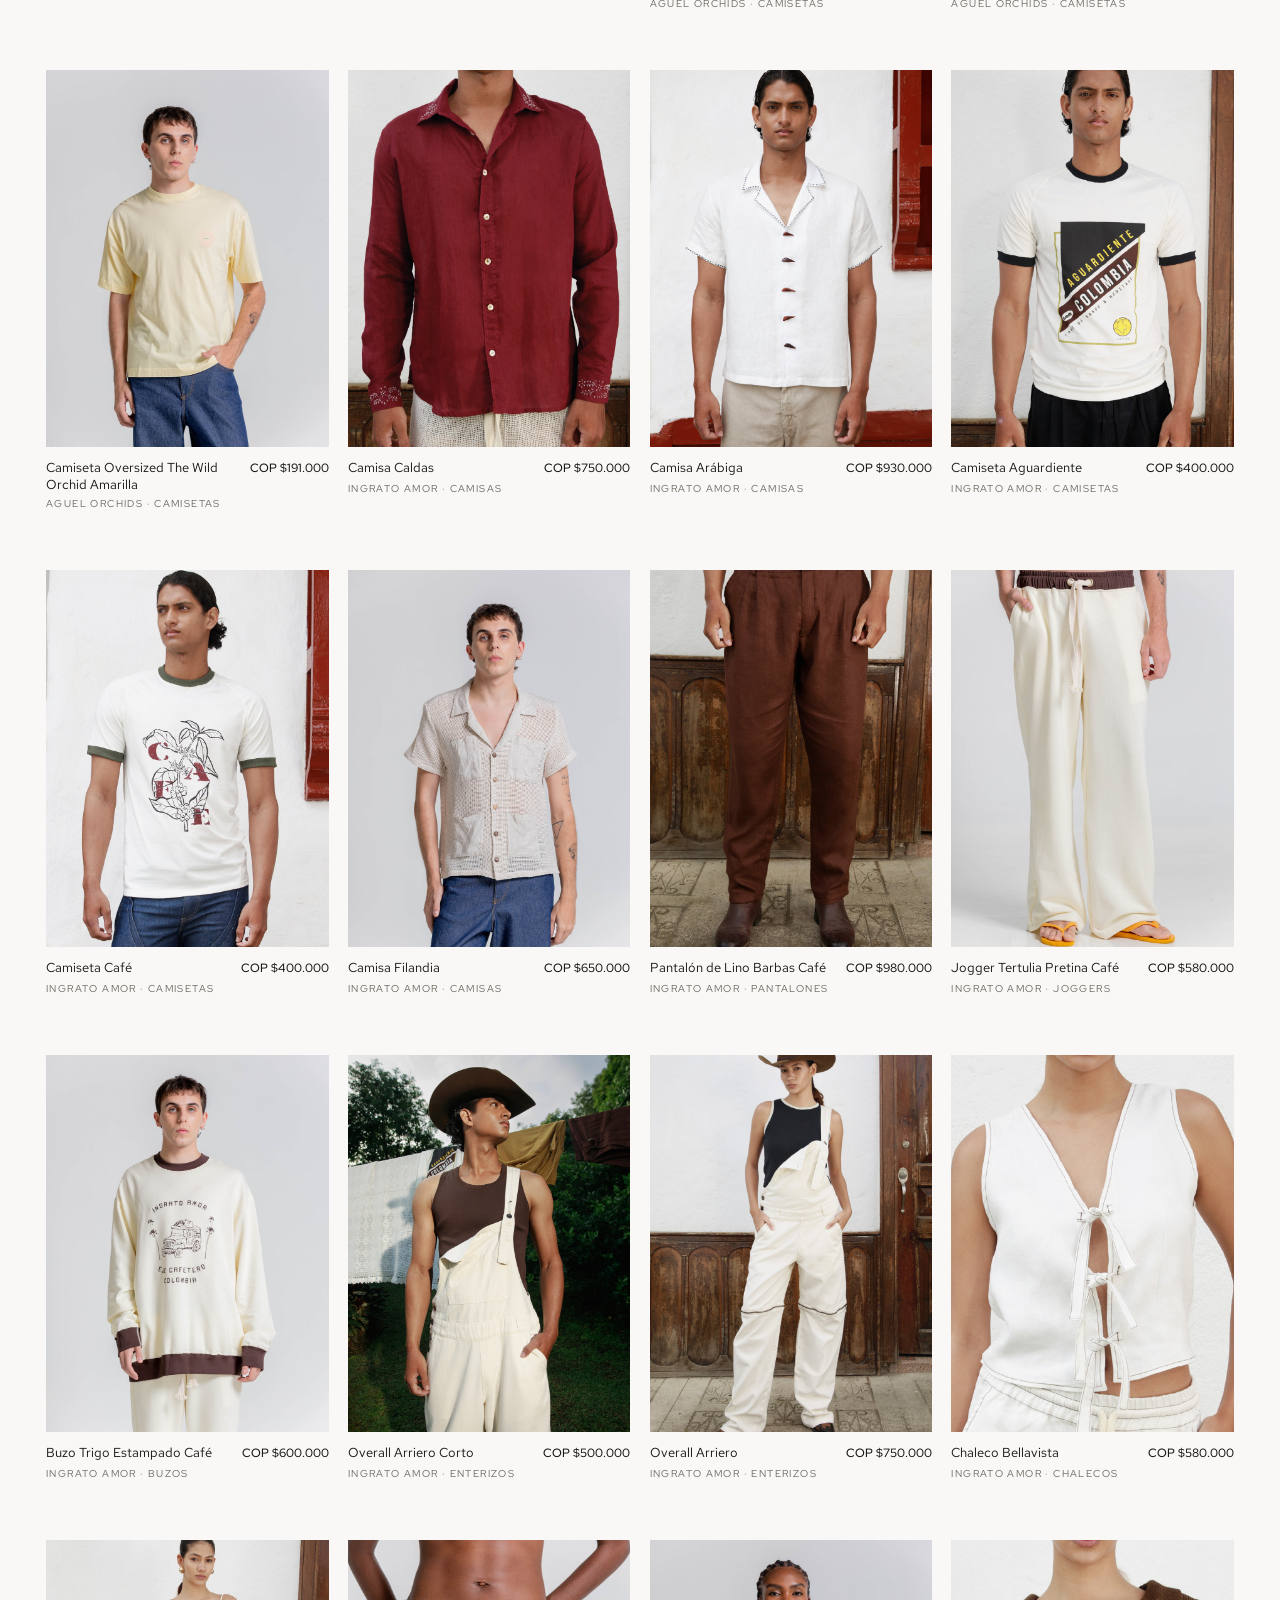
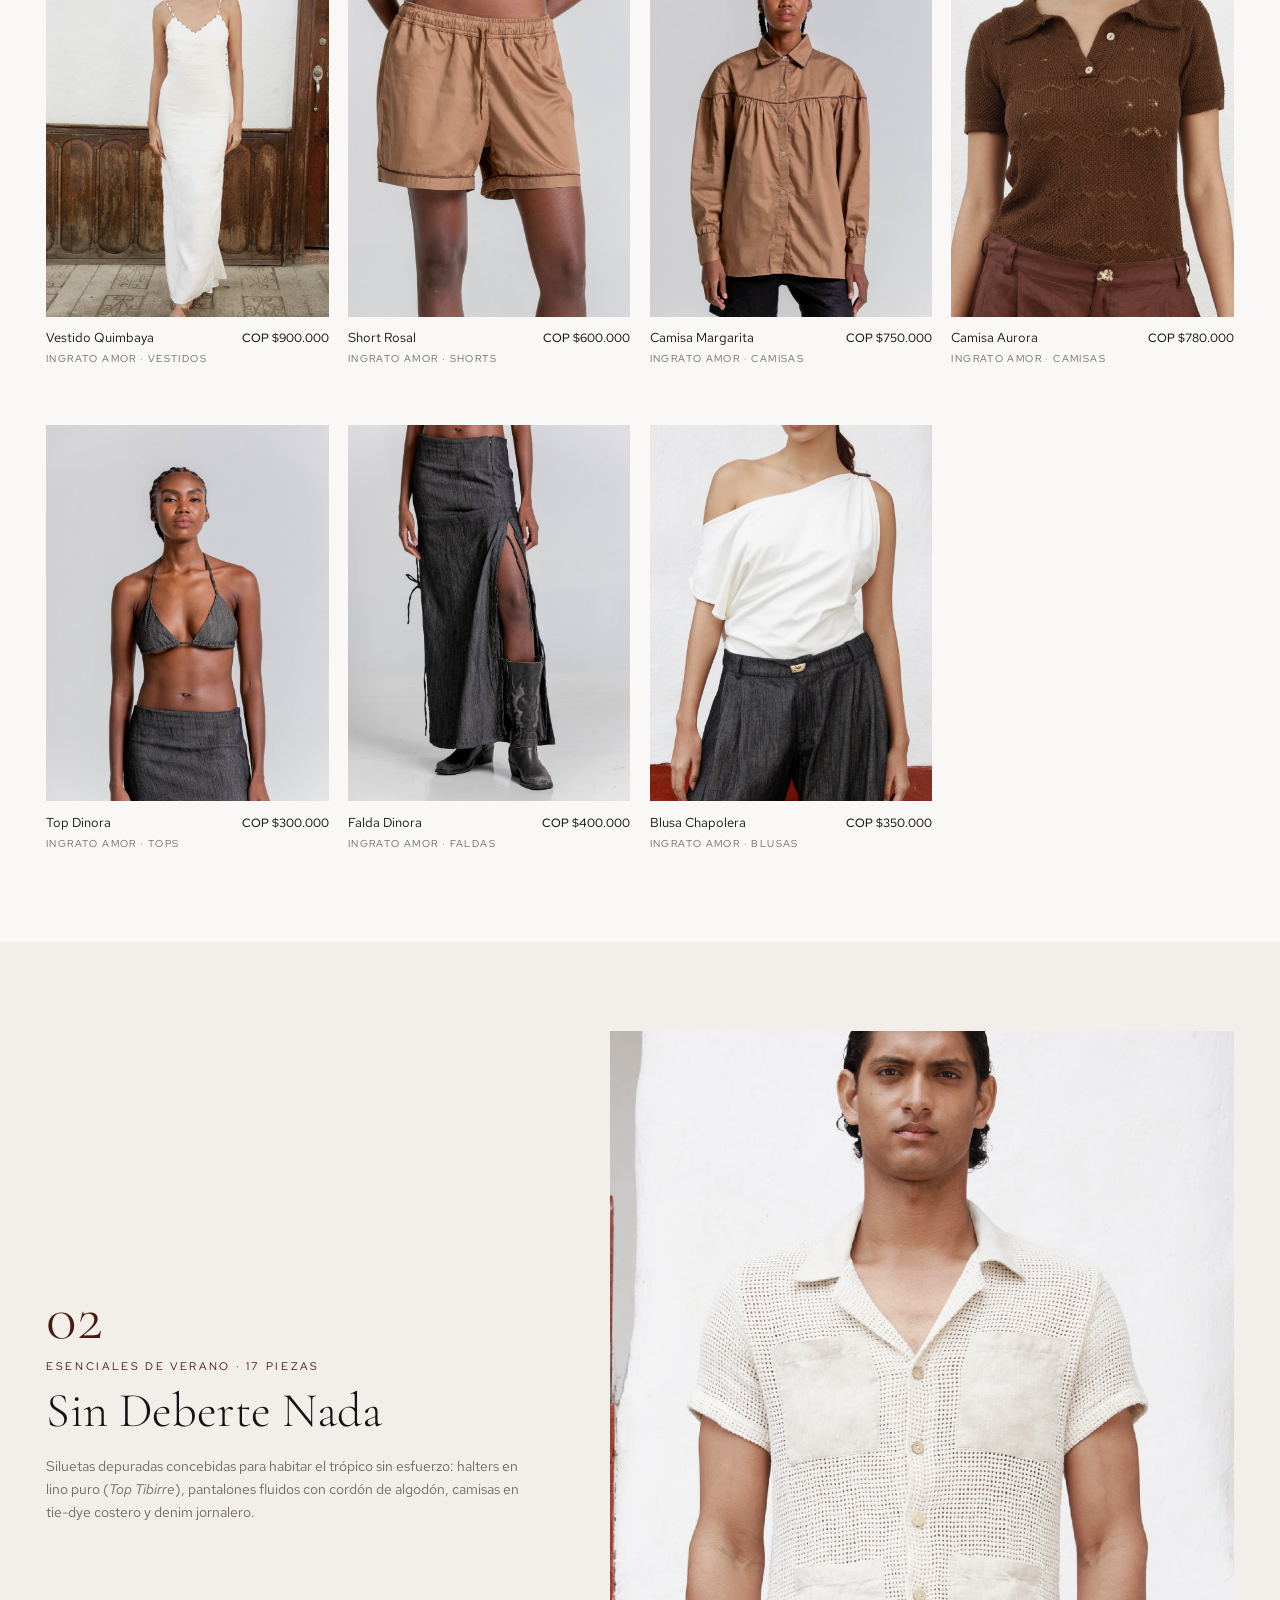
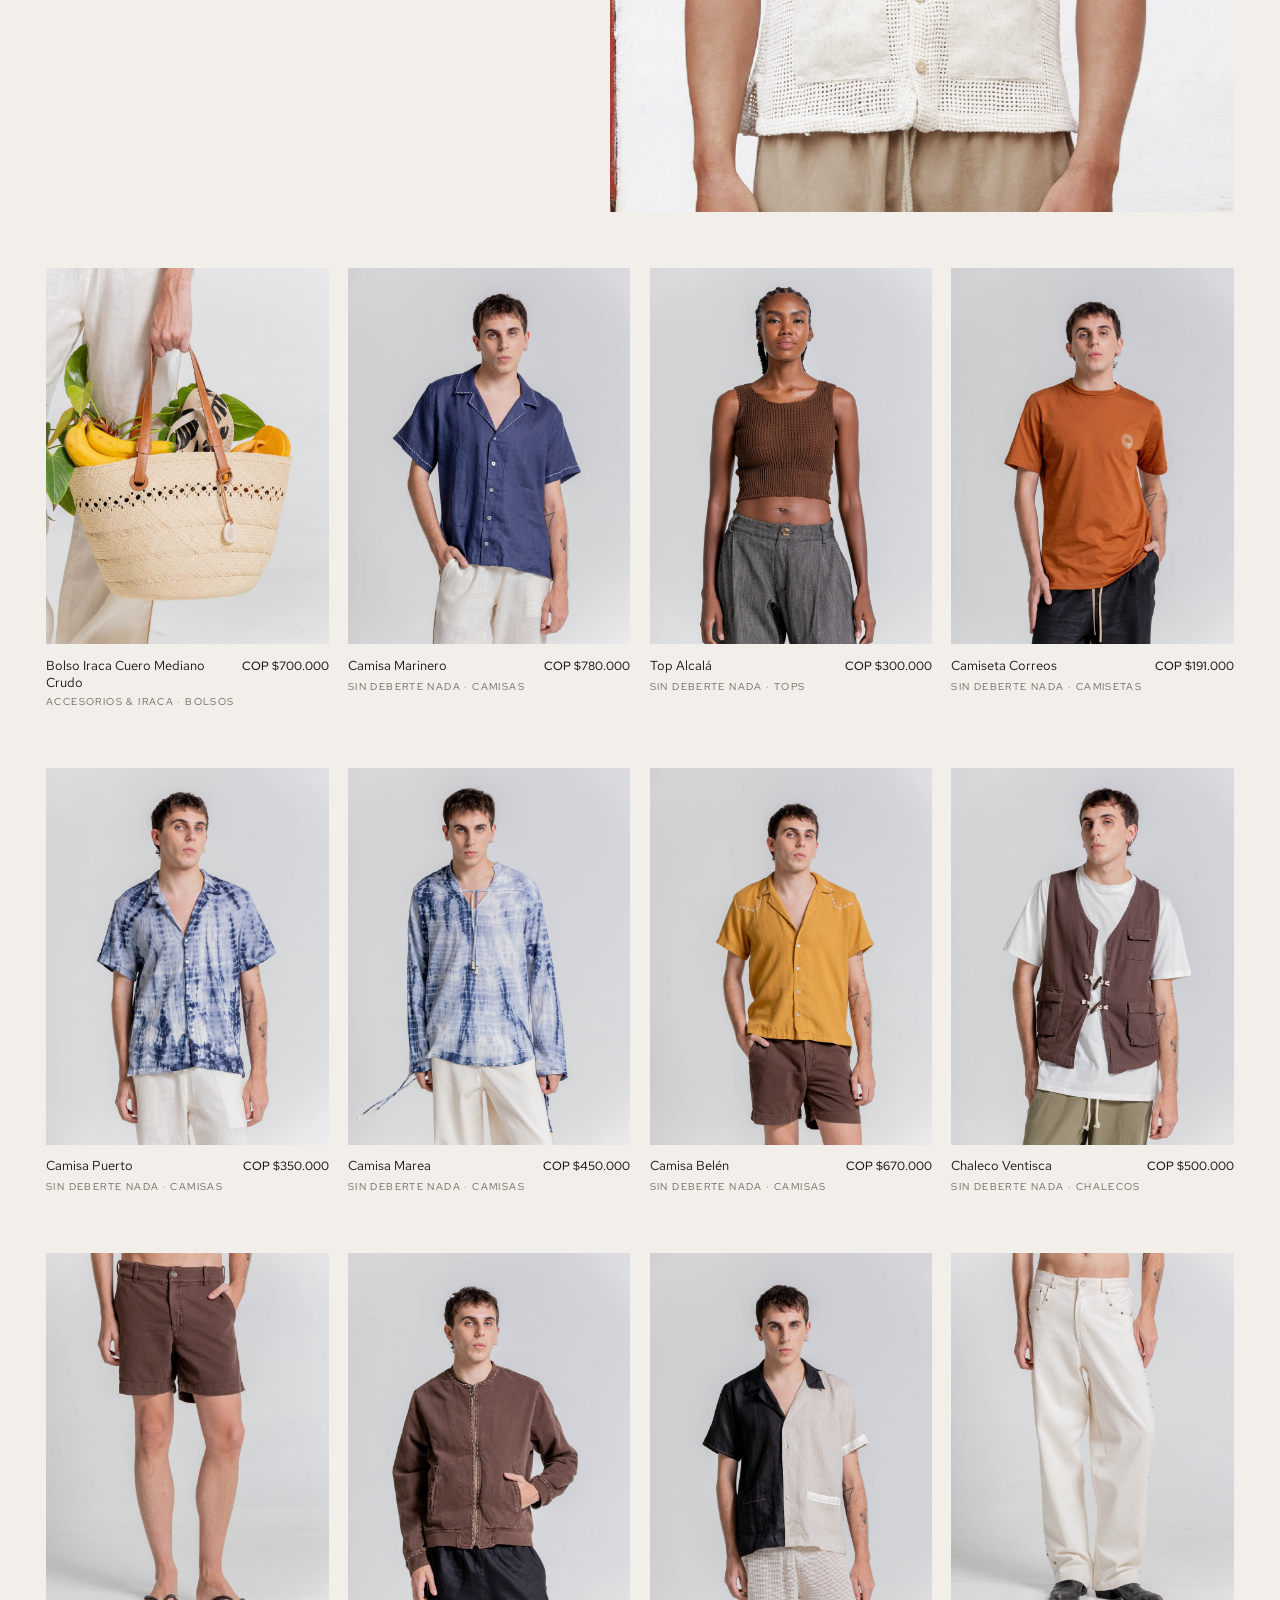
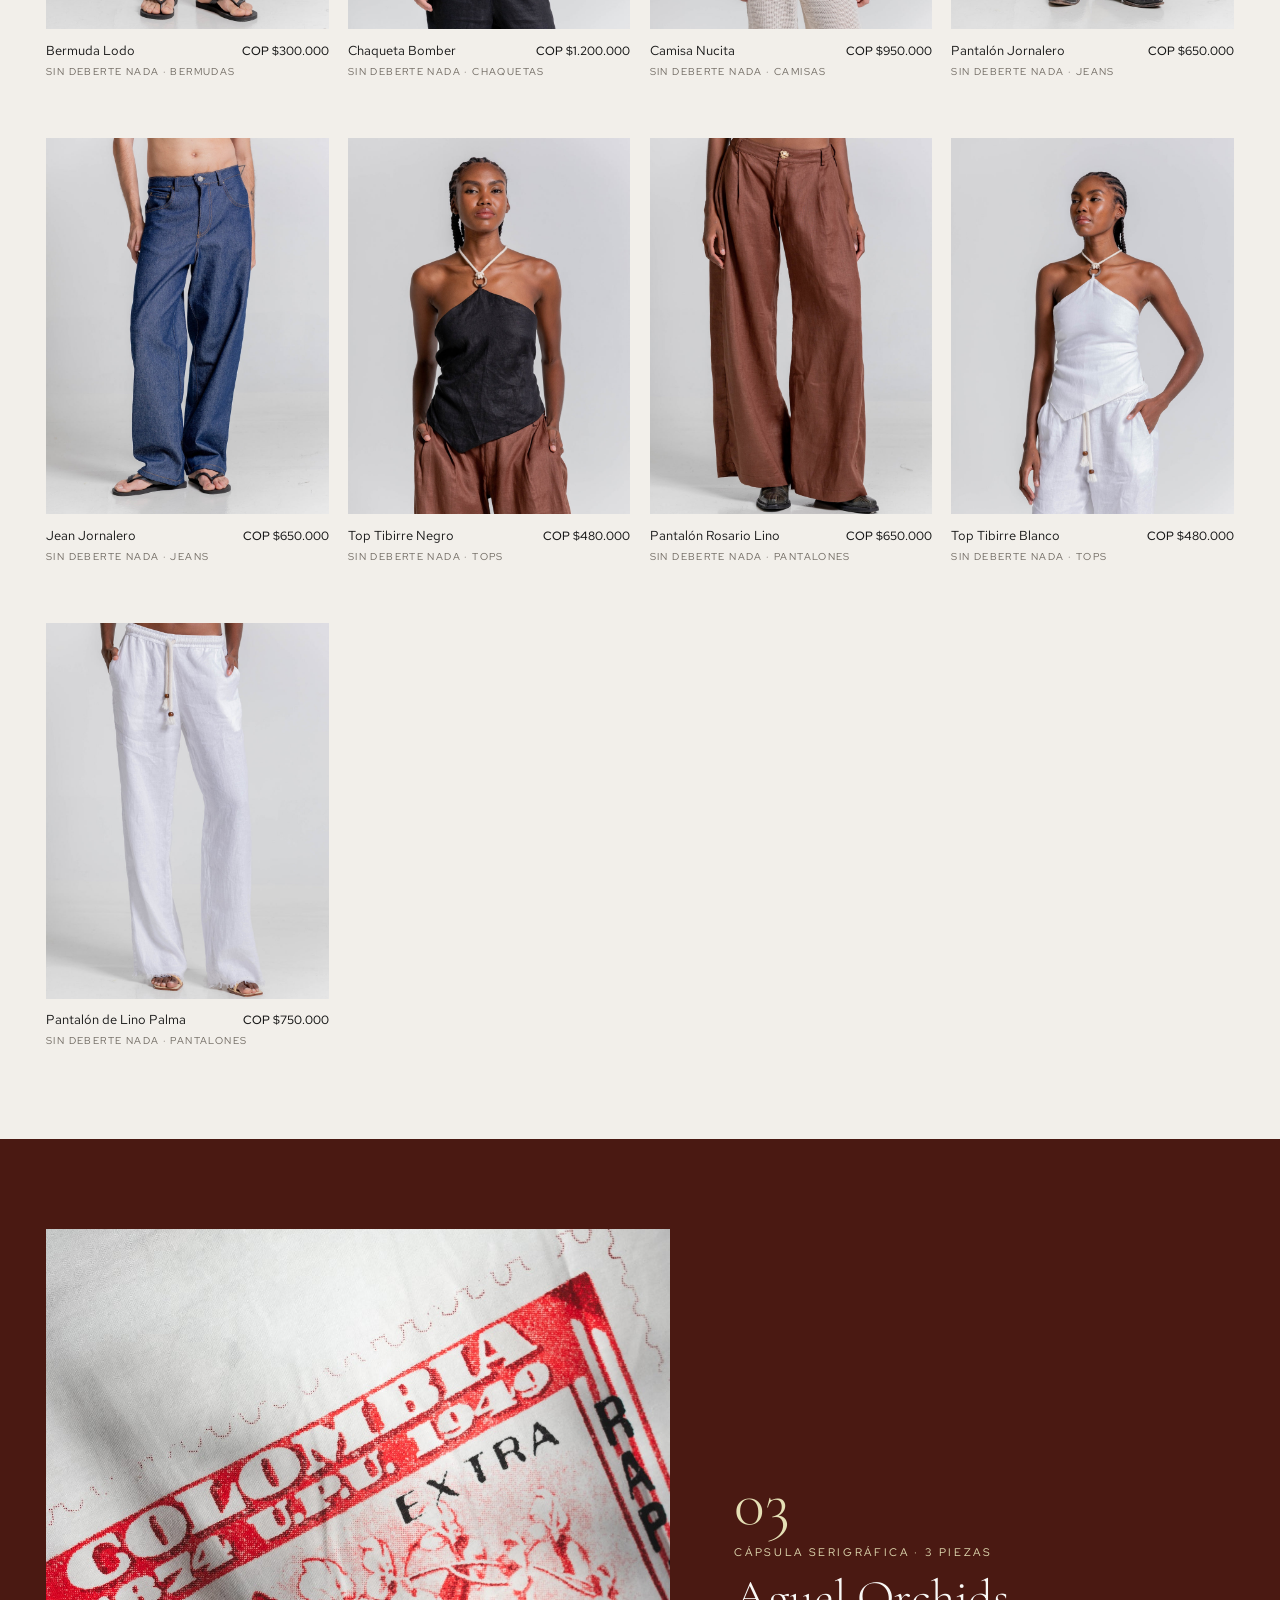
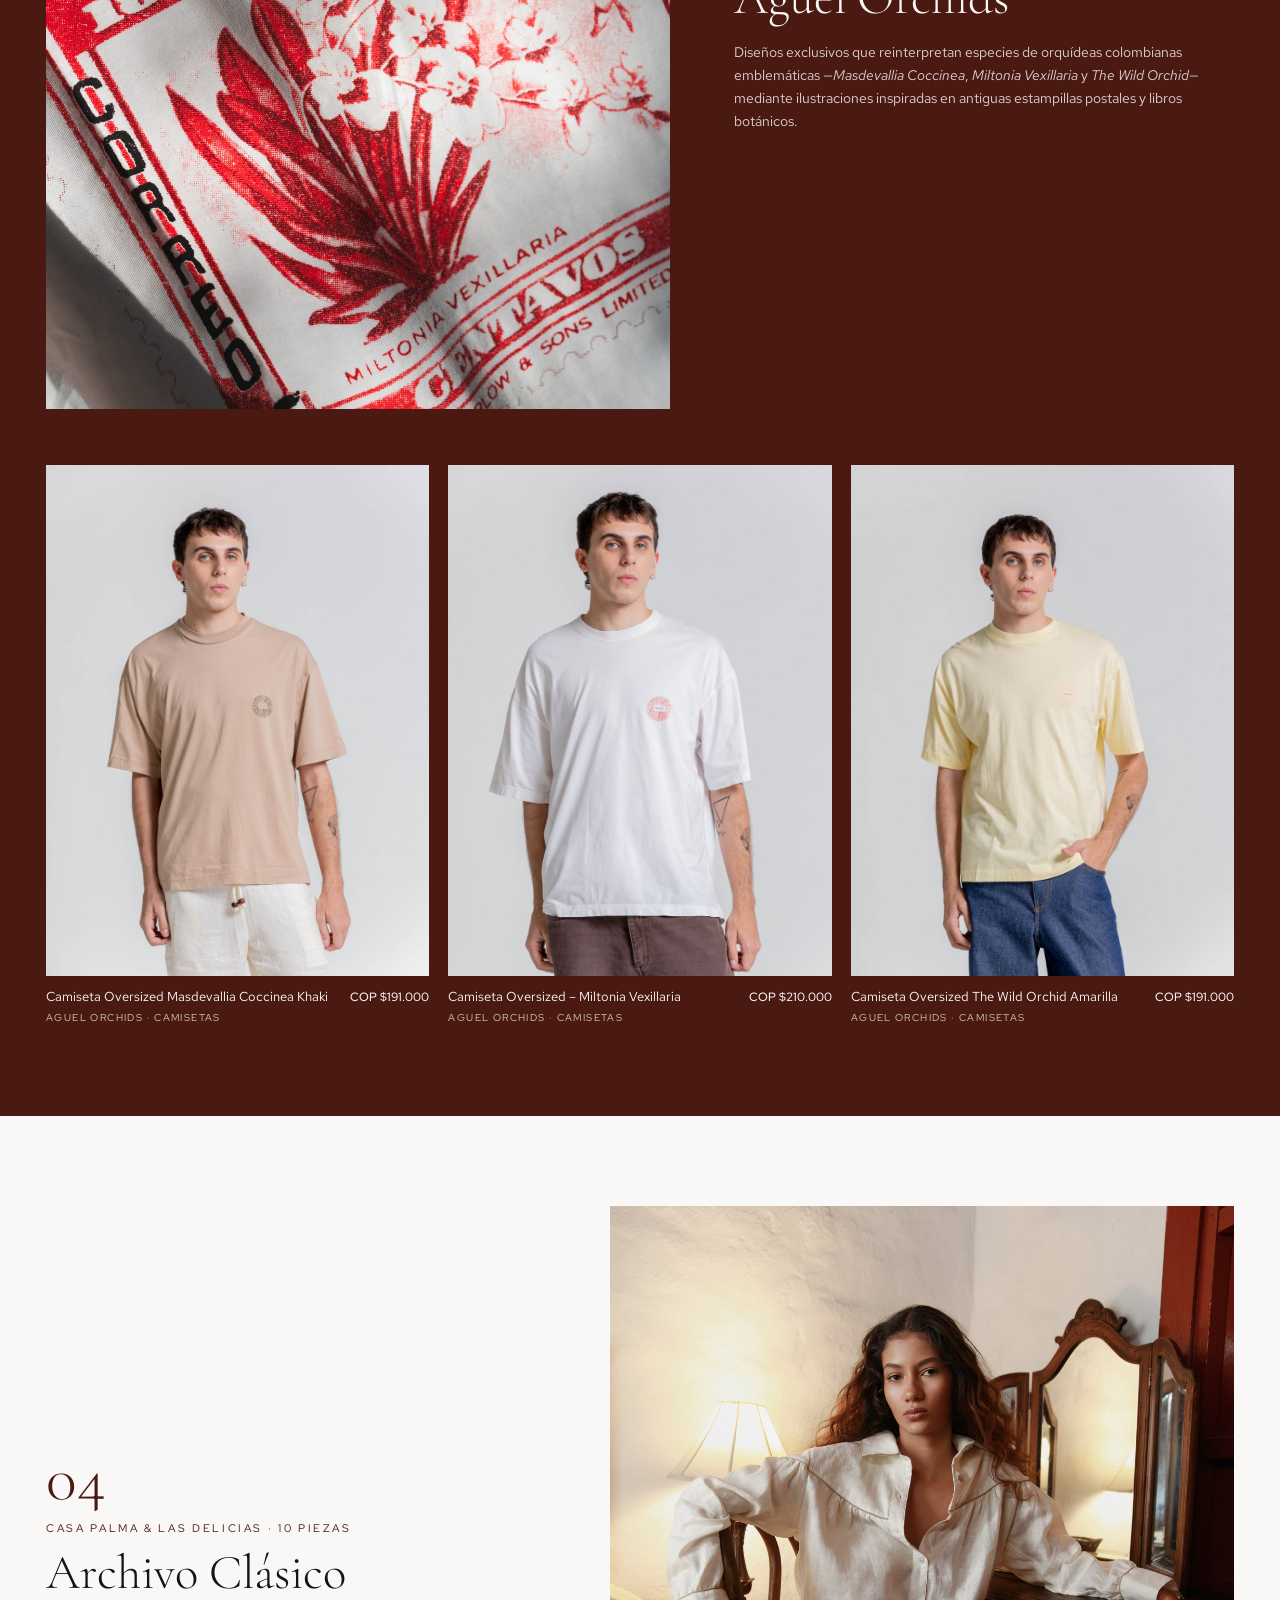
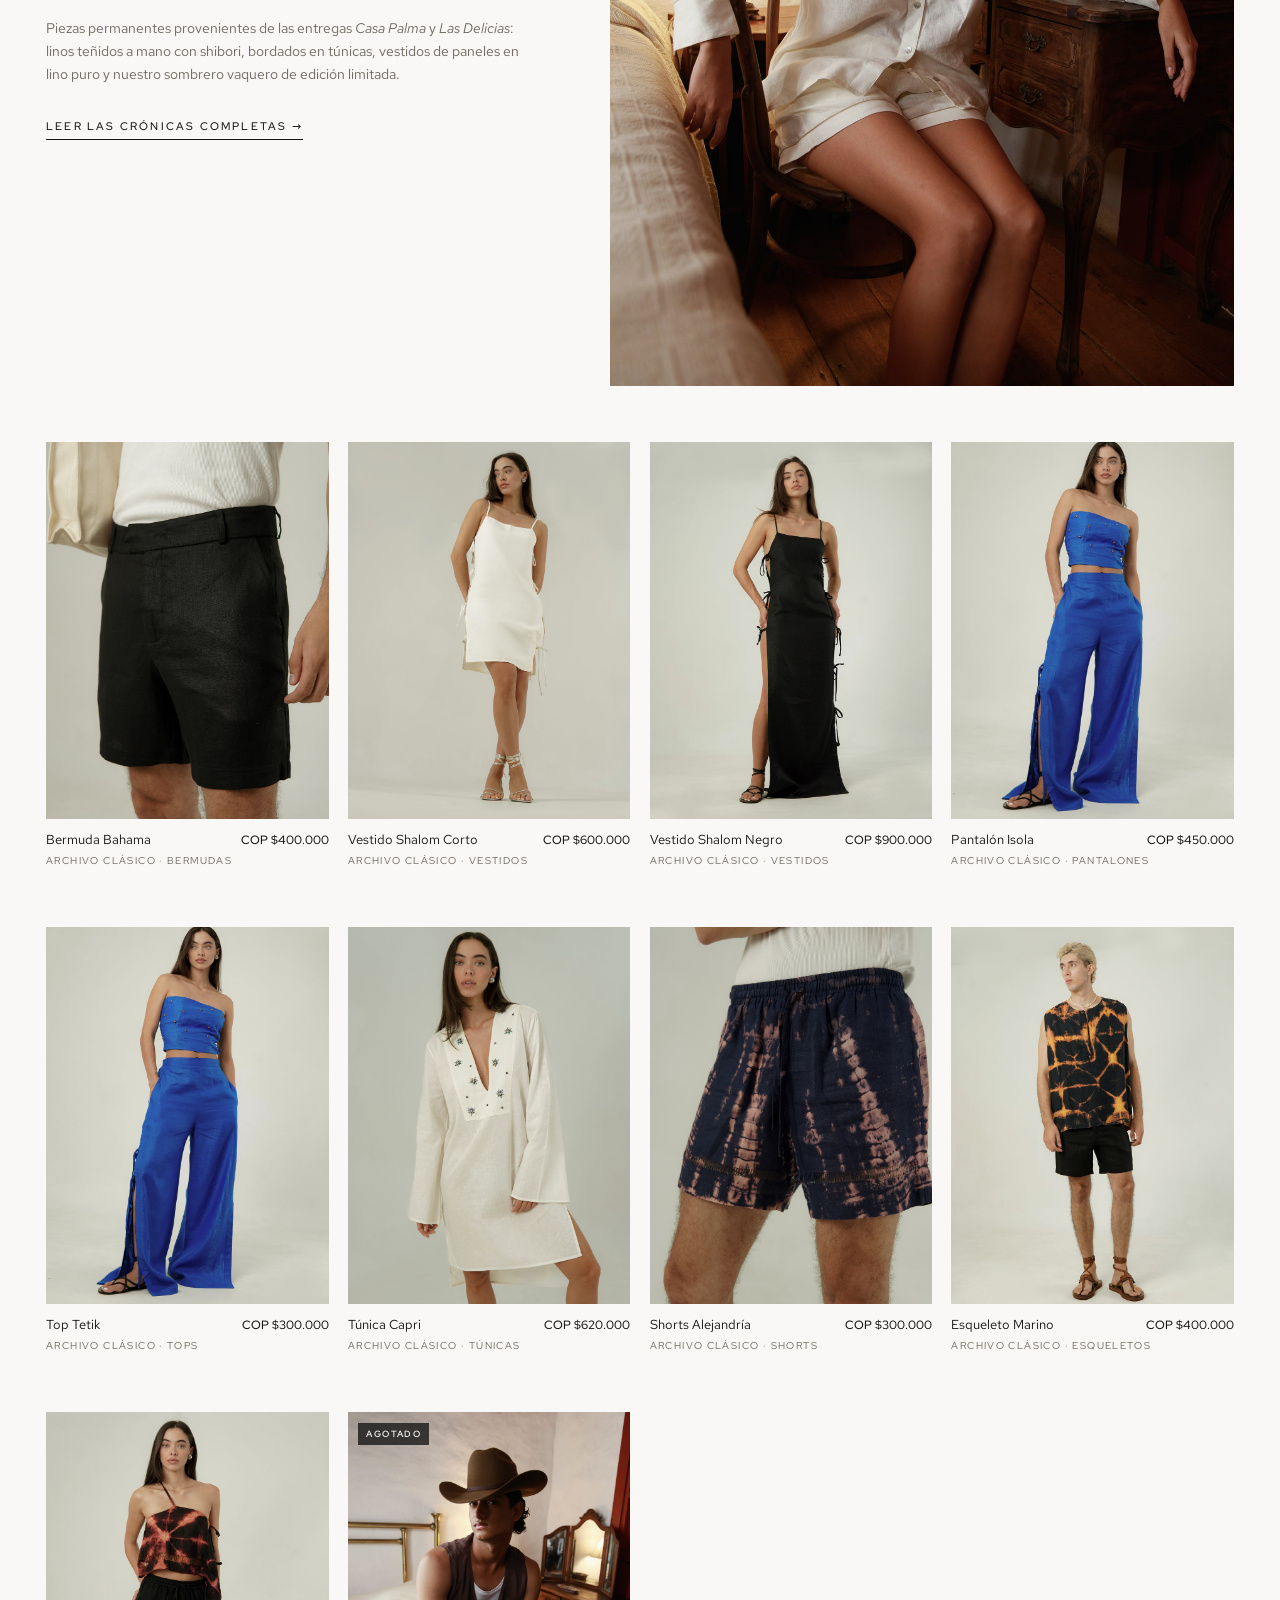
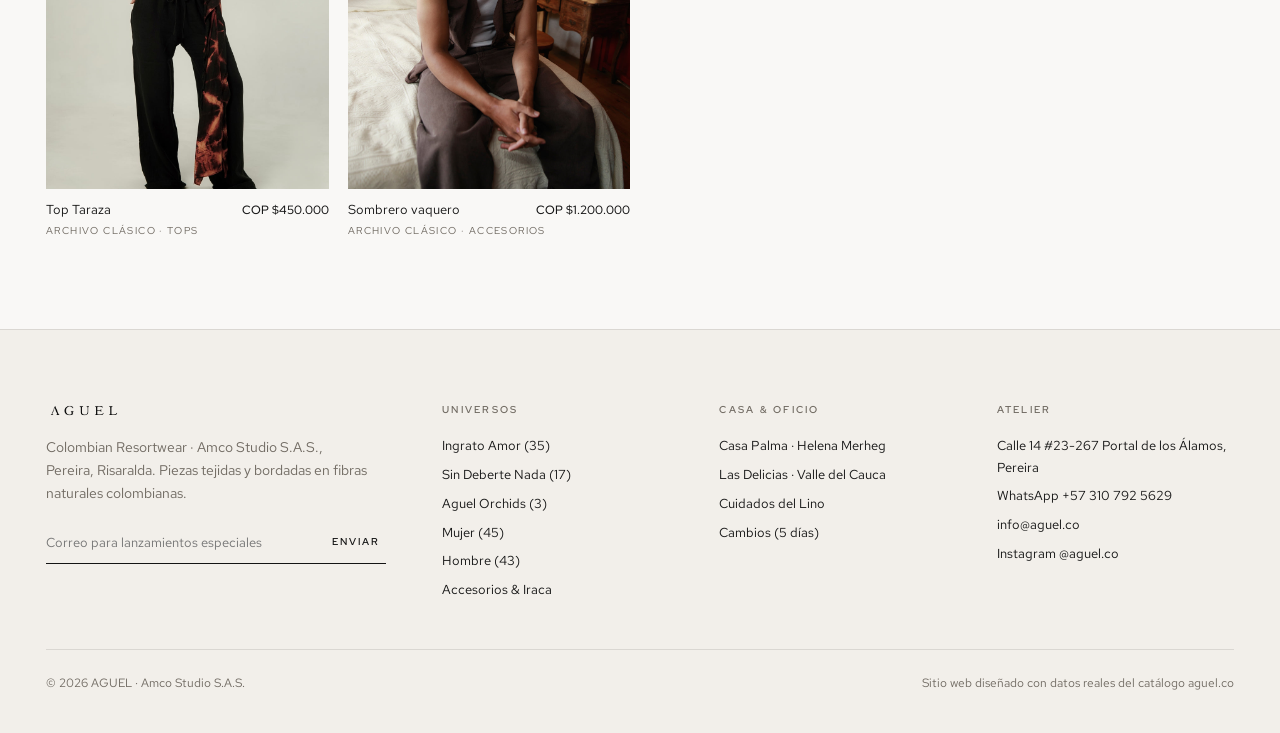
<file: colecciones.html>
<!DOCTYPE html>
<html lang="es">
<head>
  <meta charset="UTF-8" />
  <meta name="viewport" content="width=device-width, initial-scale=1.0" />
  <title>Colecciones — AGUEL</title>
  <link rel="stylesheet" href="assets/aguel-store.css" />
</head>
<body>
  <header class="page-opener">
    <div>
      <div class="opener-eyebrow">Capítulos Estacionales · 66 Referencias</div>
      <h1 class="opener-title">Colecciones AGUEL</h1>
    </div>
    <p class="opener-desc">
      Cada universo narrativo reúne su campaña fotográfica, su historia de origen y la totalidad de las piezas reales confeccionadas para esa entrega.
    </p>
  </header>

  <nav class="whisper-bar" aria-label="Navegación de colecciones">
    <div class="whisper-tabs">
      <a class="whisper-tab active" href="#ingrato-amor">01 Ingrato Amor (35)</a>
      <a class="whisper-tab" href="#sin-deberte-nada">02 Sin Deberte Nada (17)</a>
      <a class="whisper-tab" href="#aguel-orchids">03 Aguel Orchids (3)</a>
      <a class="whisper-tab" href="#archivo-clasico">04 Archivo Casa Palma &amp; Delicias (10)</a>
    </div>
    <div class="whisper-meta">
      <a href="accesorios.html" class="whisper-tab">Ir a Accesorios &amp; Iraca &rarr;</a>
    </div>
  </nav>

  <!-- 01 INGRATO AMOR -->
  <section id="ingrato-amor" class="section-pad">
    <div class="spread-asymmetric" style="margin-bottom:3.5rem;">
      <div class="spread-img">
        <img src="assets/hero-colonial.jpg" alt="Colección Ingrato Amor" />
      </div>
      <div class="spread-copy">
        <div class="spread-numeral">01</div>
        <div class="opener-eyebrow">Colección Insignia · 35 Piezas</div>
        <h2 class="spread-title">Ingrato Amor</h2>
        <p class="spread-text">
          «Drama. Romance. Cafetales bañados de sol. Aguel revive la magia de las telenovelas colombianas: personajes intensos, paisajes indomables y un estilo que no pide permiso.»
        </p>
        <p style="font-size:0.82rem; color:var(--muted);">
          Incluye sastrería en lino café y blanco, tejido manual de Sopó (<em>Camisa Aurora</em>), cortes western (<em>Camisa Cowboy</em>, <em>Camisa Margarita</em>), mallas respirables y estampados homenaje al Eje Cafetero.
        </p>
      </div>
    </div>
    <div class="editorial-grid" id="gridIngrato"></div>
  </section>

  <!-- 02 SIN DEBERTE NADA -->
  <section id="sin-deberte-nada" class="section-pad band-hueso">
    <div class="spread-asymmetric reverse" style="margin-bottom:3.5rem;">
      <div class="spread-copy">
        <div class="spread-numeral">02</div>
        <div class="opener-eyebrow">Esenciales de Verano · 17 Piezas</div>
        <h2 class="spread-title">Sin Deberte Nada</h2>
        <p class="spread-text">
          Siluetas depuradas concebidas para habitar el trópico sin esfuerzo: halters en lino puro (<em>Top Tibirre</em>), pantalones fluidos con cordón de algodón, camisas en tie-dye costero y denim jornalero.
        </p>
      </div>
      <div class="spread-img">
        <img src="assets/hero-malla.jpg" alt="Sin Deberte Nada" />
      </div>
    </div>
    <div class="editorial-grid" id="gridSinDeberte"></div>
  </section>

  <!-- 03 AGUEL ORCHIDS -->
  <section id="aguel-orchids" class="section-pad band-terracota">
    <div class="spread-asymmetric" style="margin-bottom:3.5rem;">
      <div class="spread-img">
        <img src="assets/orchid-stamp.jpg" alt="Aguel Orchids" />
      </div>
      <div class="spread-copy">
        <div class="spread-numeral" style="color:var(--arena);">03</div>
        <div class="opener-eyebrow" style="color:var(--arena);">Cápsula Serigráfica · 3 Piezas</div>
        <h2 class="spread-title" style="color:var(--lino);">Aguel Orchids</h2>
        <p class="spread-text" style="color:rgba(249,248,246,0.82);">
          Diseños exclusivos que reinterpretan especies de orquídeas colombianas emblemáticas —<em>Masdevallia Coccinea</em>, <em>Miltonia Vexillaria</em> y <em>The Wild Orchid</em>— mediante ilustraciones inspiradas en antiguas estampillas postales y libros botánicos.
        </p>
      </div>
    </div>
    <div class="editorial-grid cols-3" id="gridOrchids"></div>
  </section>

  <!-- 04 ARCHIVO CLASICO -->
  <section id="archivo-clasico" class="section-pad">
    <div class="spread-asymmetric reverse" style="margin-bottom:3.5rem;">
      <div class="spread-copy">
        <div class="spread-numeral">04</div>
        <div class="opener-eyebrow">Casa Palma &amp; Las Delicias · 10 Piezas</div>
        <h2 class="spread-title">Archivo Clásico</h2>
        <p class="spread-text">
          Piezas permanentes provenientes de las entregas <em>Casa Palma</em> y <em>Las Delicias</em>: linos teñidos a mano con shibori, bordados en túnicas, vestidos de paneles en lino puro y nuestro sombrero vaquero de edición limitada.
        </p>
        <a class="text-link" href="archivo.html">Leer las crónicas completas &rarr;</a>
      </div>
      <div class="spread-img">
        <img src="assets/hero-romance.jpg" alt="Archivo Clásico AGUEL" />
      </div>
    </div>
    <div class="editorial-grid" id="gridArchivo"></div>
  </section>

  <script src="data/aguel-catalog.js"></script>
  <script src="assets/aguel-app.js"></script>
  <script>
    window.AguelApp.initAguelShell("colecciones", false);
    const P = window.AguelApp.PRODUCTS;
    const render = (elId, list) => {
      document.getElementById(elId).innerHTML = list.map((p) => window.AguelApp.productCardHTML(p)).join("");
    };

    render("gridIngrato", P.filter((p) => p.collections.includes("ingrato-amor")));
    render("gridSinDeberte", P.filter((p) => p.collections.includes("sin-deberte-nada")));
    render("gridOrchids", P.filter((p) => p.collections.includes("aguel-orchids")));
    render("gridArchivo", P.filter((p) => p.capsule === "Archivo Clásico"));
  </script>
</body>
</html>
</file>
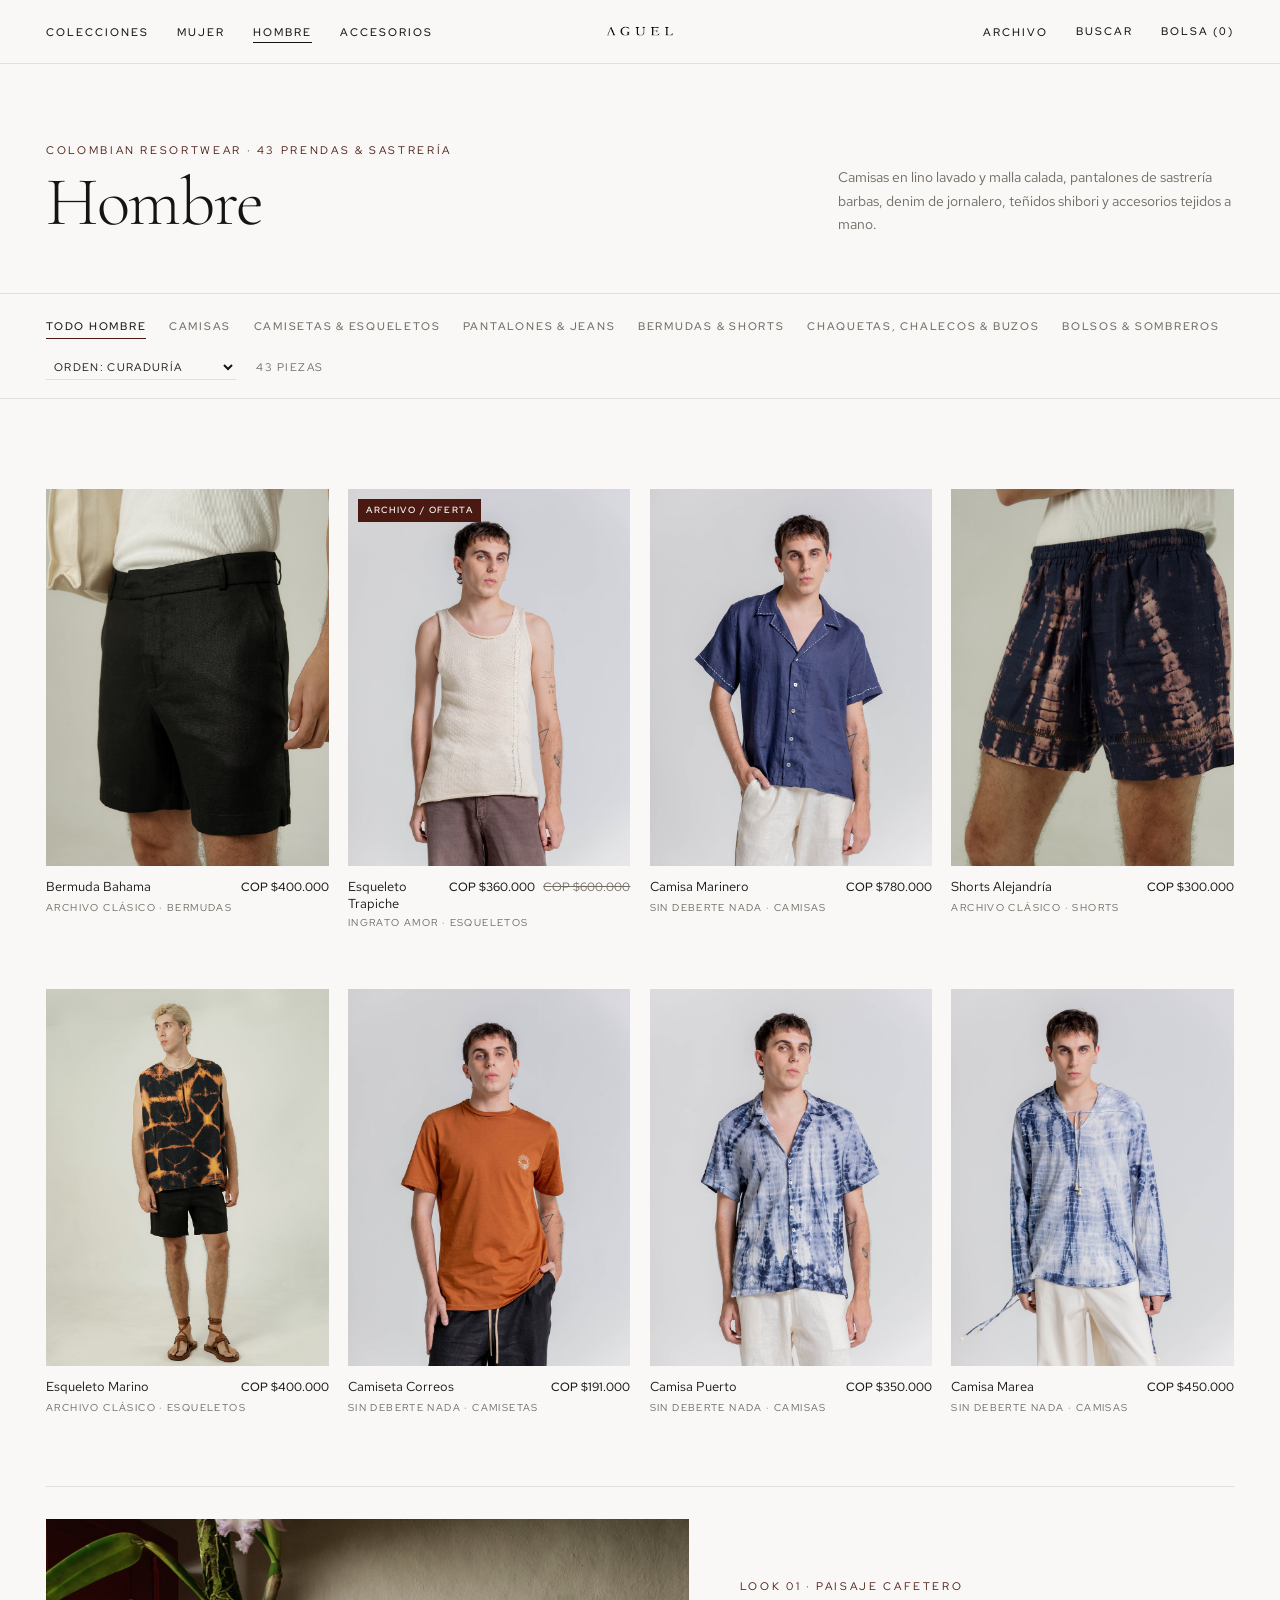
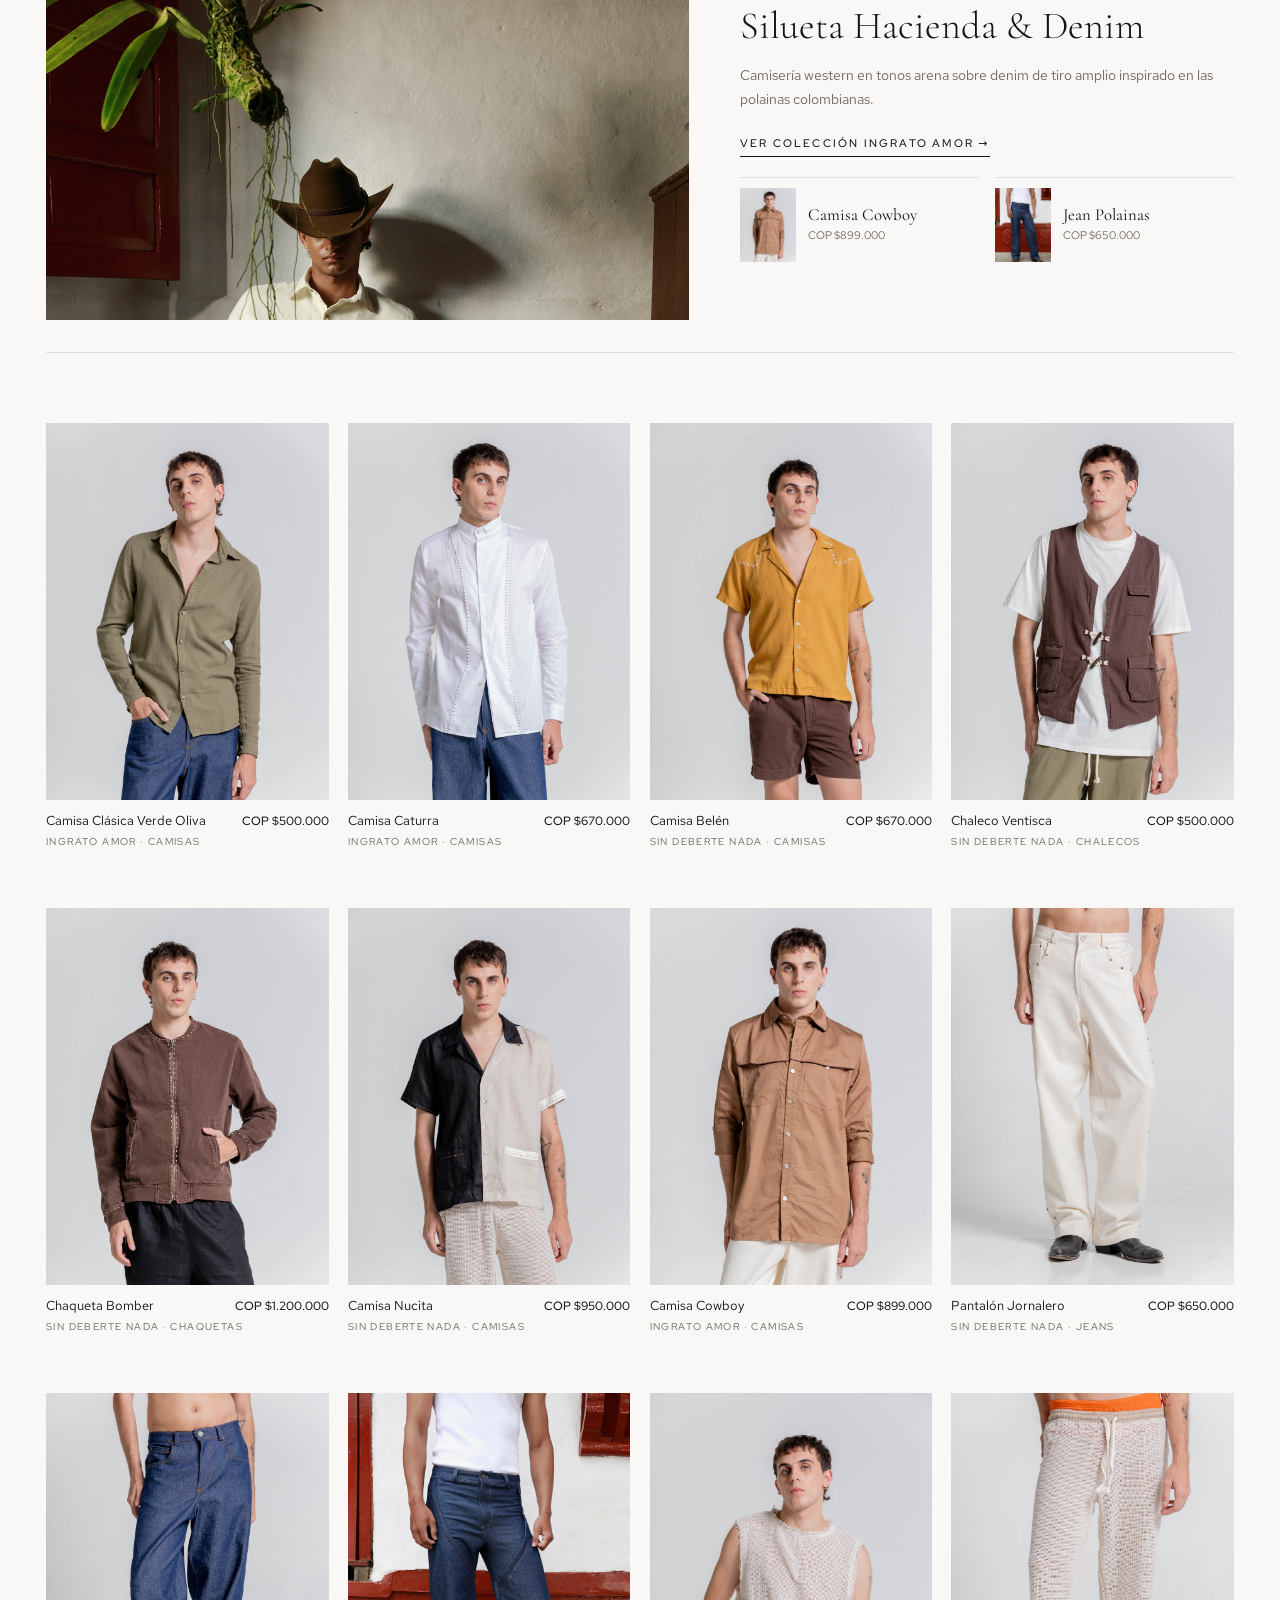
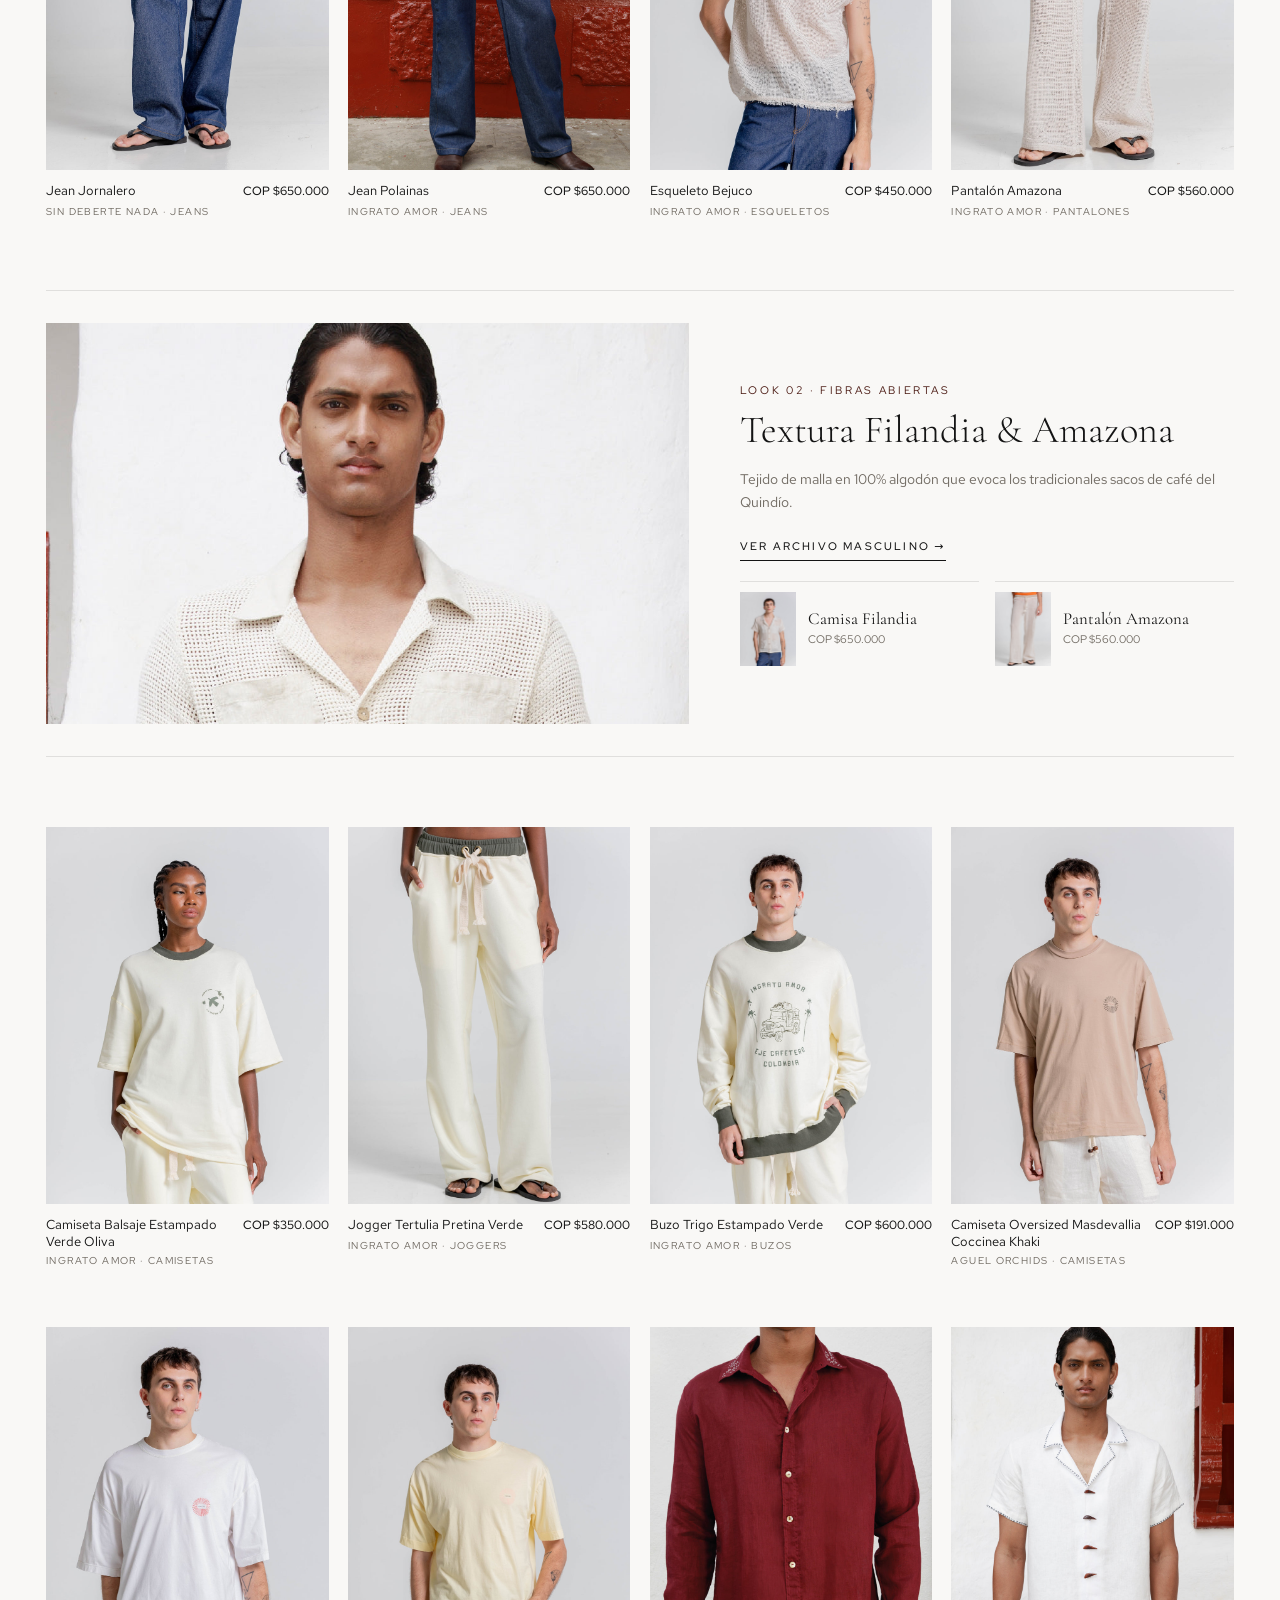
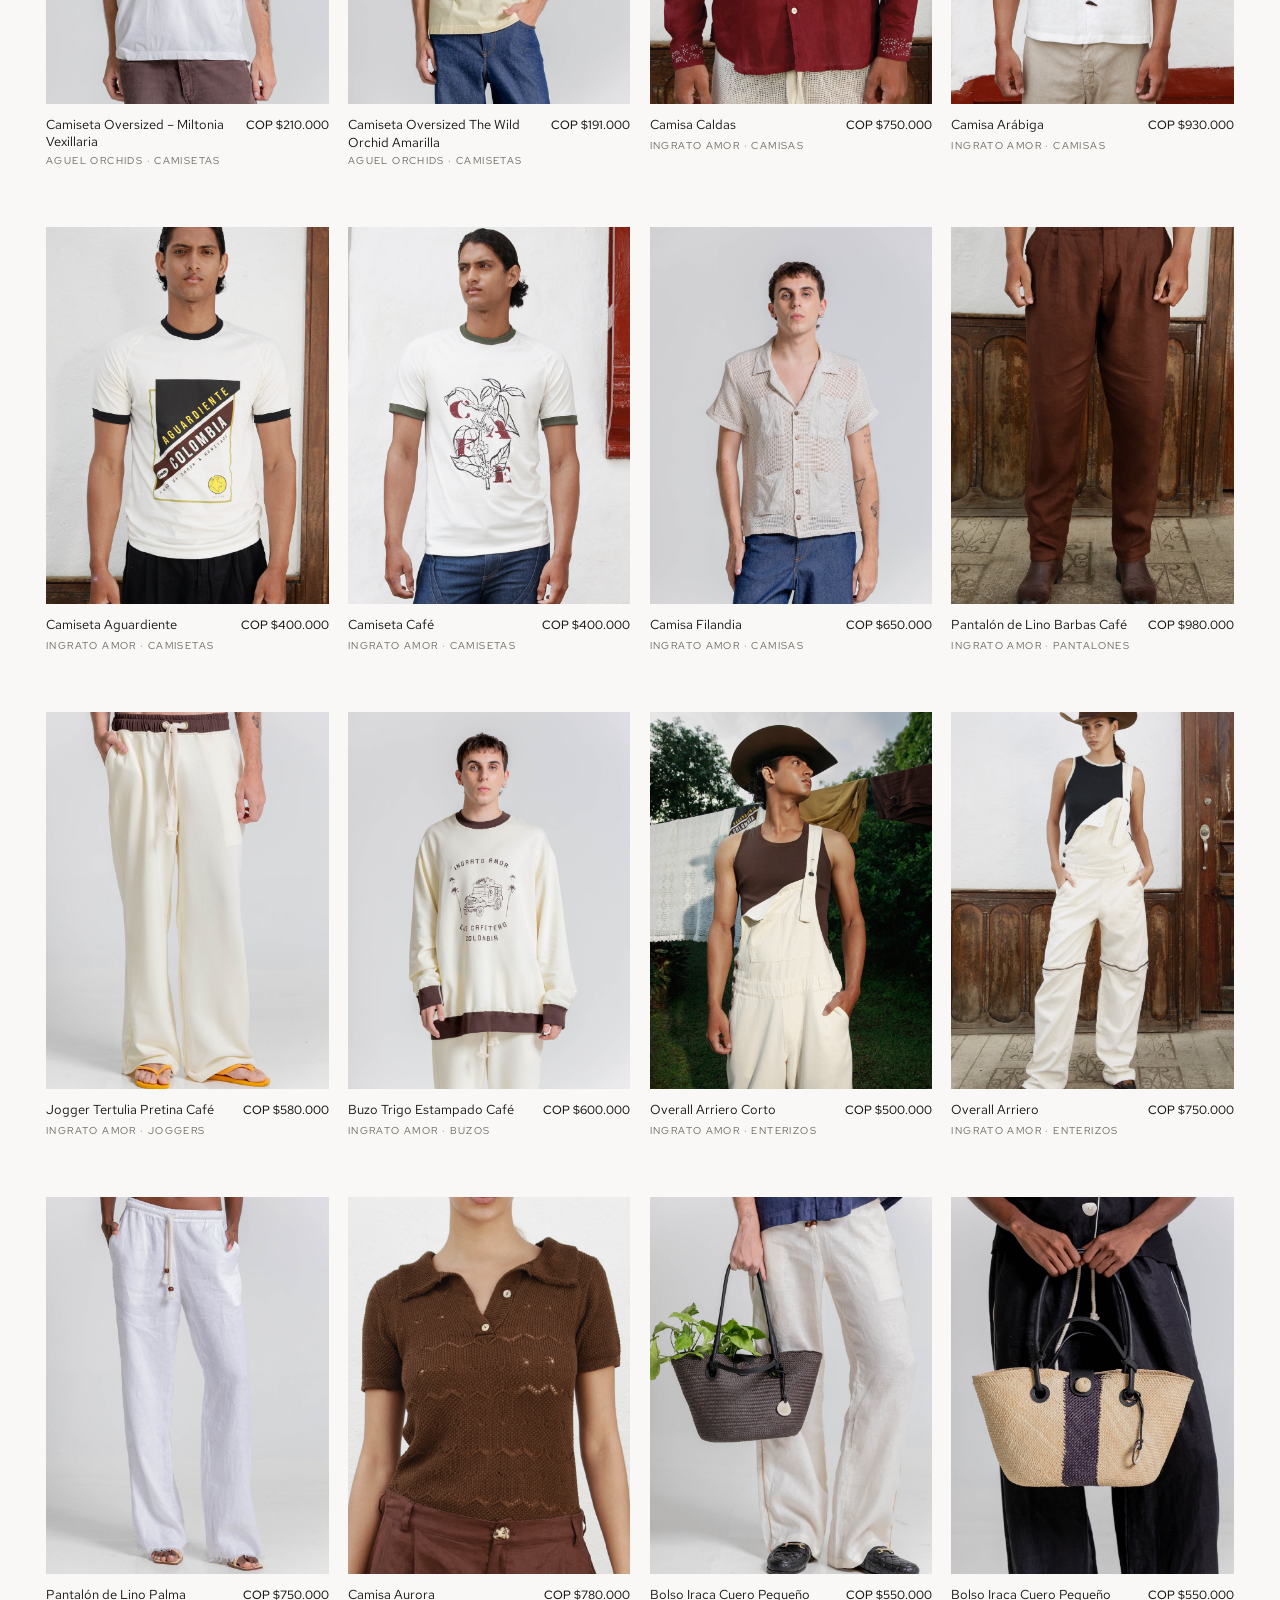
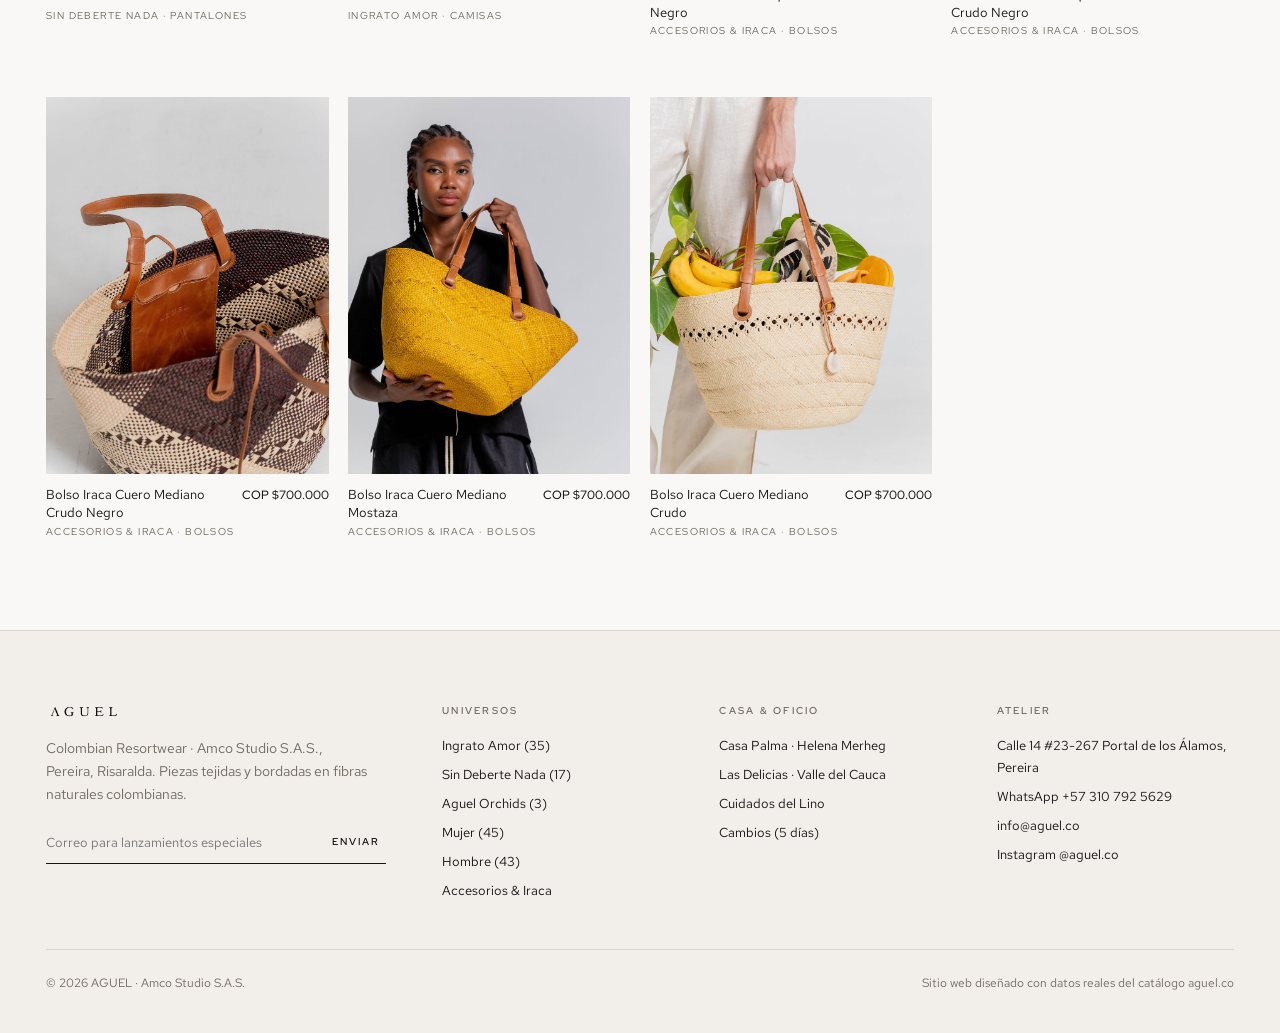
<file: hombre.html>
<!DOCTYPE html>
<html lang="es">
<head>
  <meta charset="UTF-8" />
  <meta name="viewport" content="width=device-width, initial-scale=1.0" />
  <title>Hombre — AGUEL</title>
  <link rel="stylesheet" href="assets/aguel-store.css" />
</head>
<body>
  <header class="page-opener">
    <div>
      <div class="opener-eyebrow">Colombian Resortwear · 43 Prendas &amp; Sastrería</div>
      <h1 class="opener-title">Hombre</h1>
    </div>
    <p class="opener-desc">
      Camisas en lino lavado y malla calada, pantalones de sastrería barbas, denim de jornalero, teñidos shibori y accesorios tejidos a mano.
    </p>
  </header>

  <div class="whisper-bar">
    <div class="whisper-tabs" id="catTabs">
      <button class="whisper-tab active" data-cat="all">Todo Hombre</button>
      <button class="whisper-tab" data-cat="camisas">Camisas</button>
      <button class="whisper-tab" data-cat="camisetas">Camisetas &amp; Esqueletos</button>
      <button class="whisper-tab" data-cat="pantalones">Pantalones &amp; Jeans</button>
      <button class="whisper-tab" data-cat="shorts">Bermudas &amp; Shorts</button>
      <button class="whisper-tab" data-cat="exterior">Chaquetas, Chalecos &amp; Buzos</button>
      <button class="whisper-tab" data-cat="accesorios">Bolsos &amp; Sombreros</button>
    </div>
    <div class="whisper-meta">
      <select class="whisper-select" id="sortSel" aria-label="Ordenar">
        <option value="featured">Orden: Curaduría</option>
        <option value="price-asc">Precio: Menor a mayor</option>
        <option value="price-desc">Precio: Mayor a menor</option>
      </select>
      <span class="whisper-count" id="menCount">43 piezas</span>
    </div>
  </div>

  <main class="section-pad">
    <div class="editorial-grid" id="menGrid"></div>
  </main>

  <script src="data/aguel-catalog.js"></script>
  <script src="assets/aguel-app.js"></script>
  <script>
    window.AguelApp.initAguelShell("hombre", false);
    const MEN_ALL = window.AguelApp.PRODUCTS
      .filter((p) => p.collections.includes("men"))
      .sort((a, b) => (a.category === "Bolsos" ? 1 : 0) - (b.category === "Bolsos" ? 1 : 0));

    const CAT_MAP = {
      camisas: ["Camisas"],
      camisetas: ["Camisetas", "Esqueletos"],
      pantalones: ["Pantalones", "Jeans", "Joggers", "Enterizos"],
      shorts: ["Bermudas", "Shorts"],
      exterior: ["Chaquetas", "Chalecos", "Buzos"],
      accesorios: ["Bolsos", "Accesorios"],
    };

    let activeCat = "all";
    let activeSort = "featured";

    function renderMen() {
      let list = MEN_ALL.filter((p) => {
        if (activeCat === "all") return true;
        return (CAT_MAP[activeCat] || []).includes(p.category);
      });
      if (activeSort === "price-asc") list.sort((a, b) => a.price - b.price);
      else if (activeSort === "price-desc") list.sort((a, b) => b.price - a.price);

      document.getElementById("menCount").textContent = `${list.length} piezas`;
      const grid = document.getElementById("menGrid");

      let html = "";
      list.forEach((p, idx) => {
        html += window.AguelApp.productCardHTML(p);
        if (activeCat === "all" && idx === 7) {
          html += window.AguelApp.editorialBreakHTML({
            eyebrow: "Look 01 · Paisaje Cafetero",
            title: "Silueta Hacienda & Denim",
            text: "Camisería western en tonos arena sobre denim de tiro amplio inspirado en las polainas colombianas.",
            photo: "assets/hero-hacienda.jpg",
            ctaText: "Ver colección Ingrato Amor",
            ctaHref: "colecciones.html#ingrato-amor",
            handles: ["camisa-cowboy", "jean-polainas"],
          });
        }
        if (activeCat === "all" && idx === 19) {
          html += window.AguelApp.editorialBreakHTML({
            eyebrow: "Look 02 · Fibras Abiertas",
            title: "Textura Filandia & Amazona",
            text: "Tejido de malla en 100% algodón que evoca los tradicionales sacos de café del Quindío.",
            photo: "assets/hero-malla.jpg",
            ctaText: "Ver archivo masculino",
            ctaHref: "colecciones.html#ingrato-amor",
            handles: ["camisa-filandia", "pantalon-amazona-malla-algodon"],
          });
        }
      });
      grid.innerHTML = html;
    }

    document.querySelectorAll("#catTabs .whisper-tab").forEach((btn) => {
      btn.addEventListener("click", () => {
        document.querySelectorAll("#catTabs .whisper-tab").forEach((b) => b.classList.remove("active"));
        btn.classList.add("active");
        activeCat = btn.dataset.cat;
        renderMen();
      });
    });
    document.getElementById("sortSel").addEventListener("change", (e) => {
      activeSort = e.target.value;
      renderMen();
    });

    renderMen();
  </script>
</body>
</html>
</file>
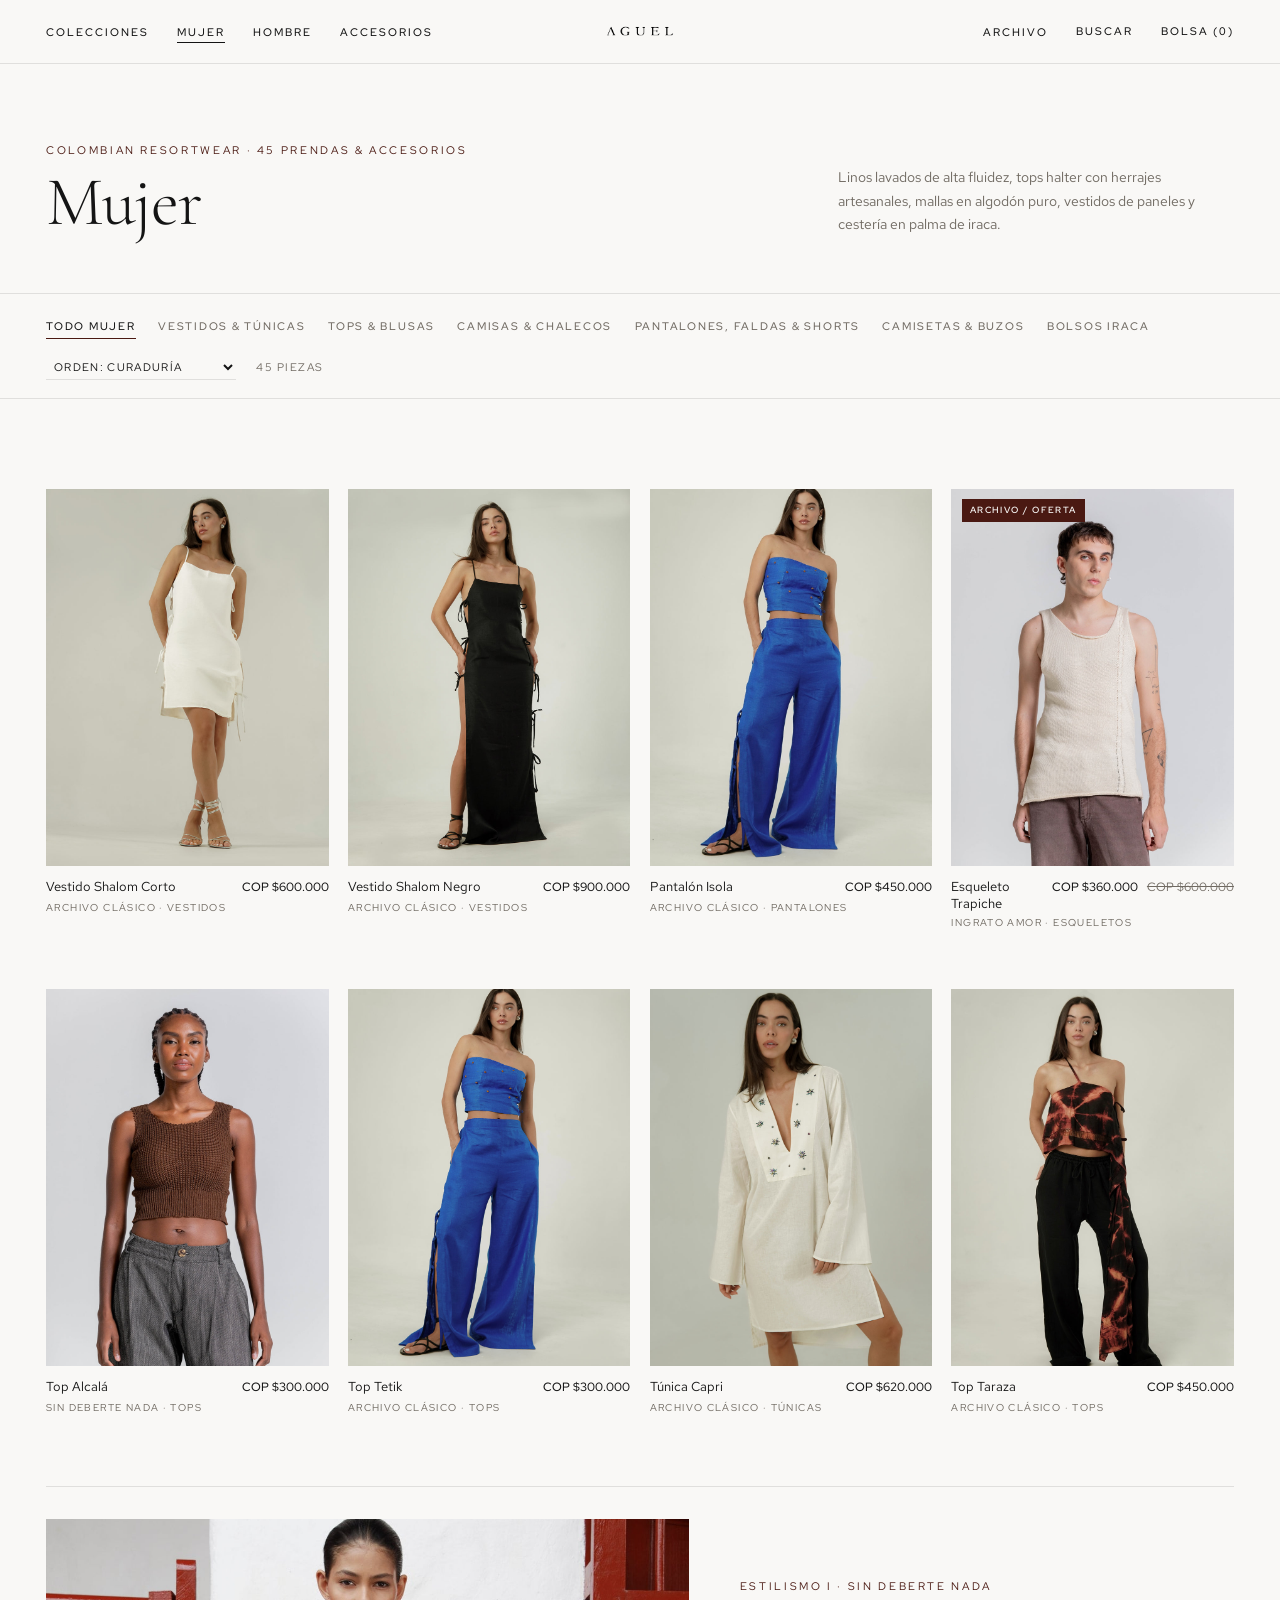
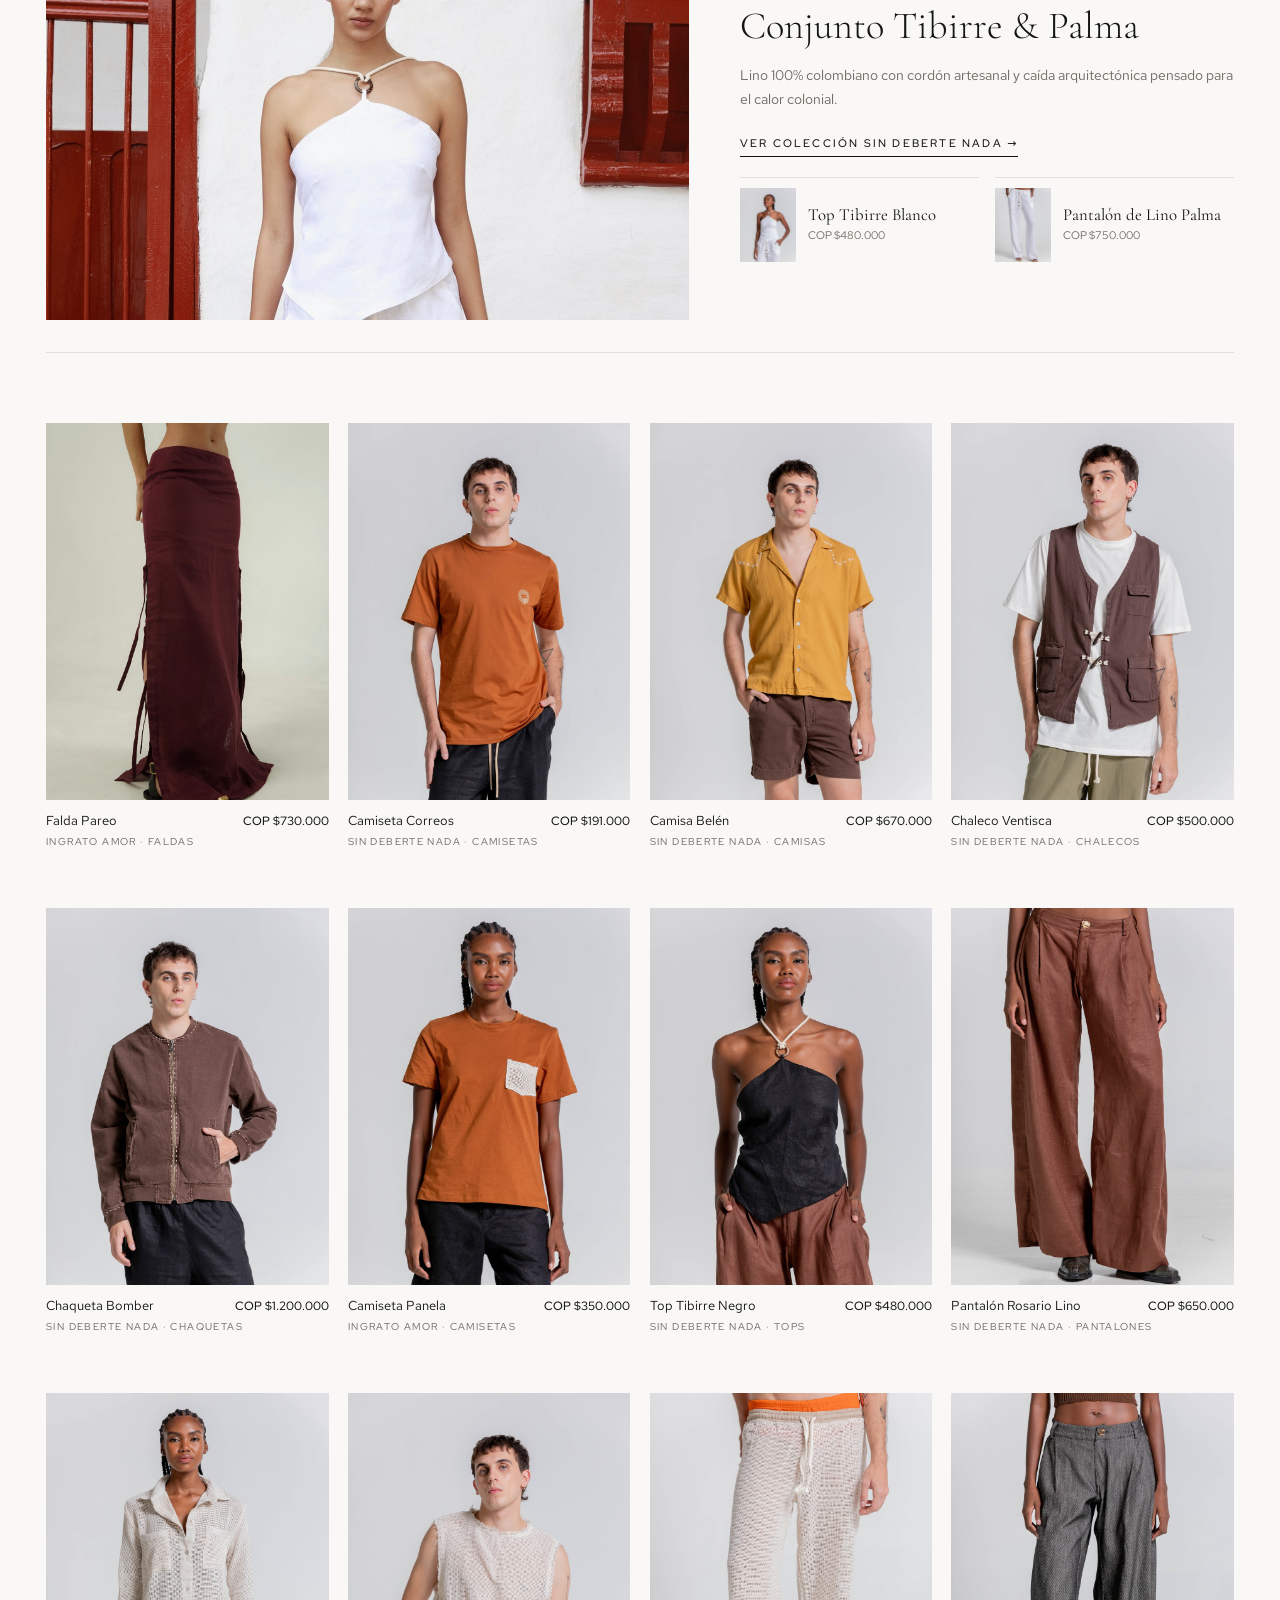
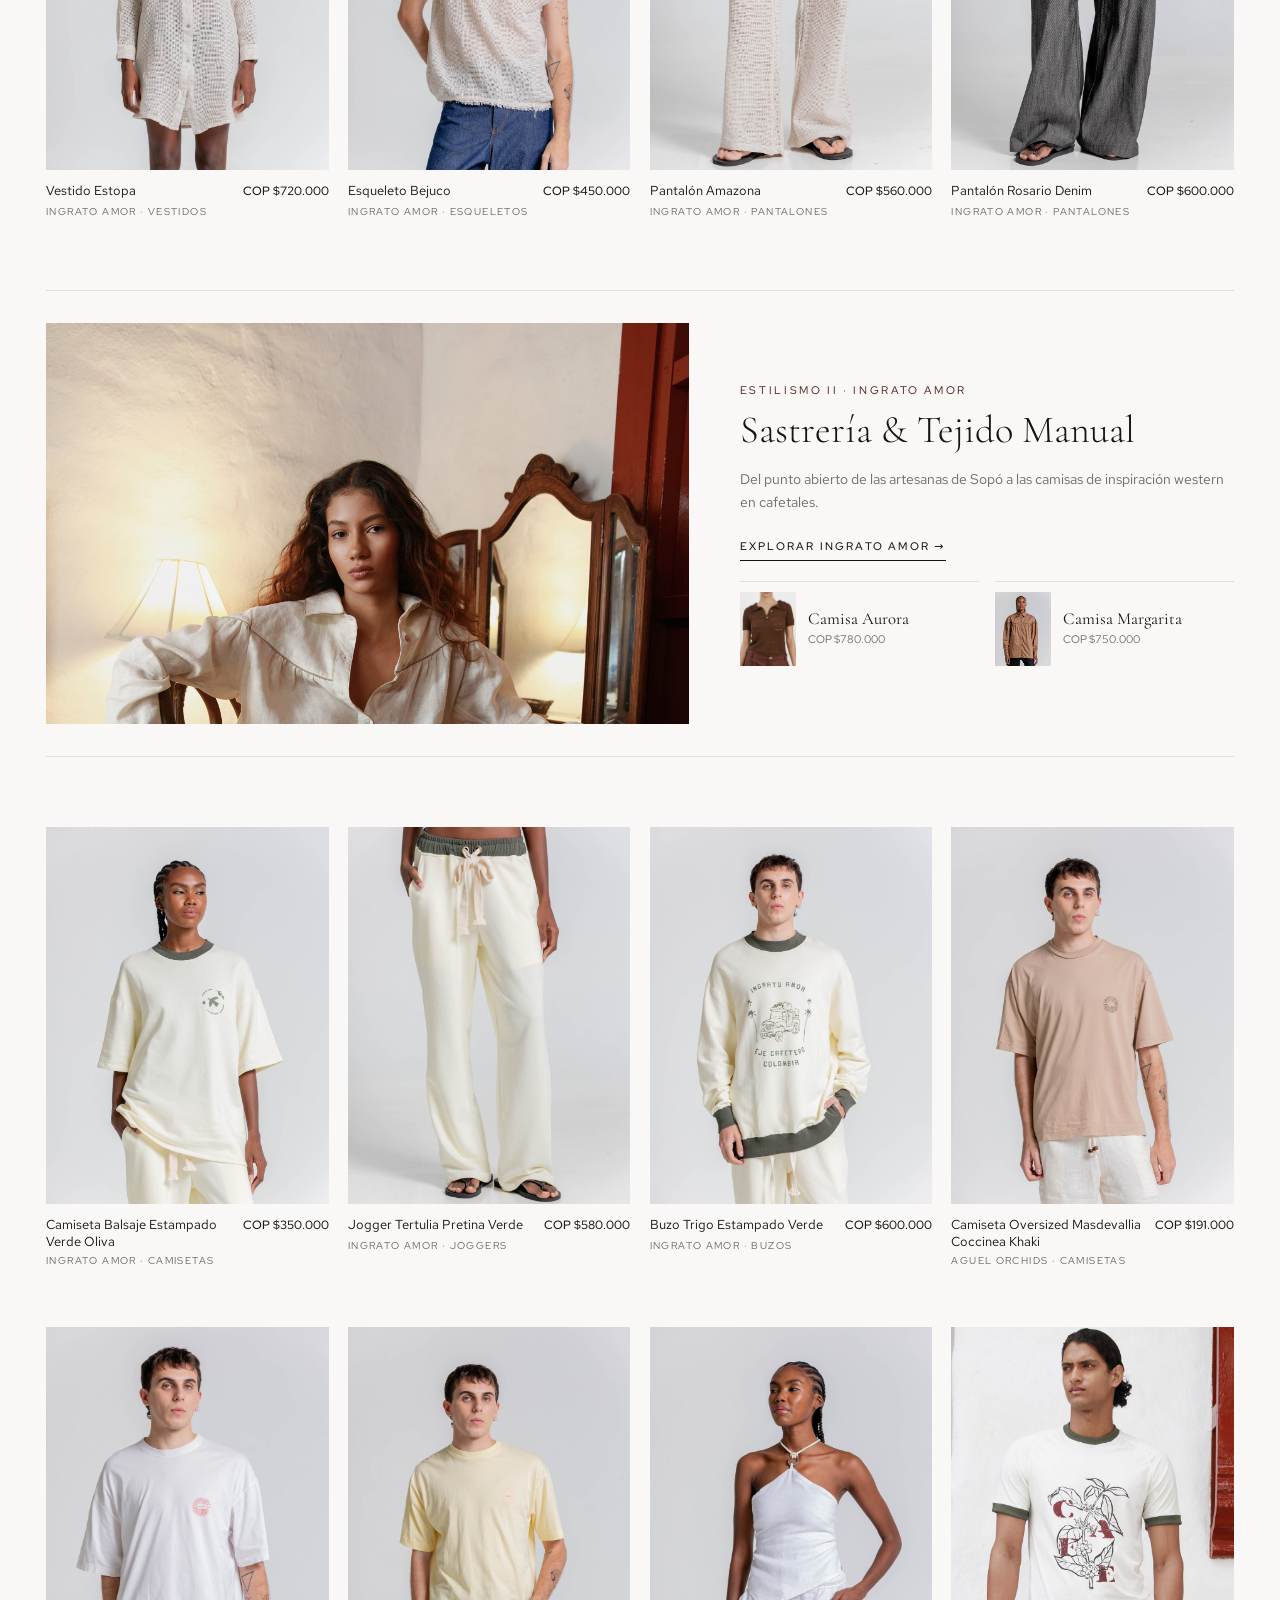
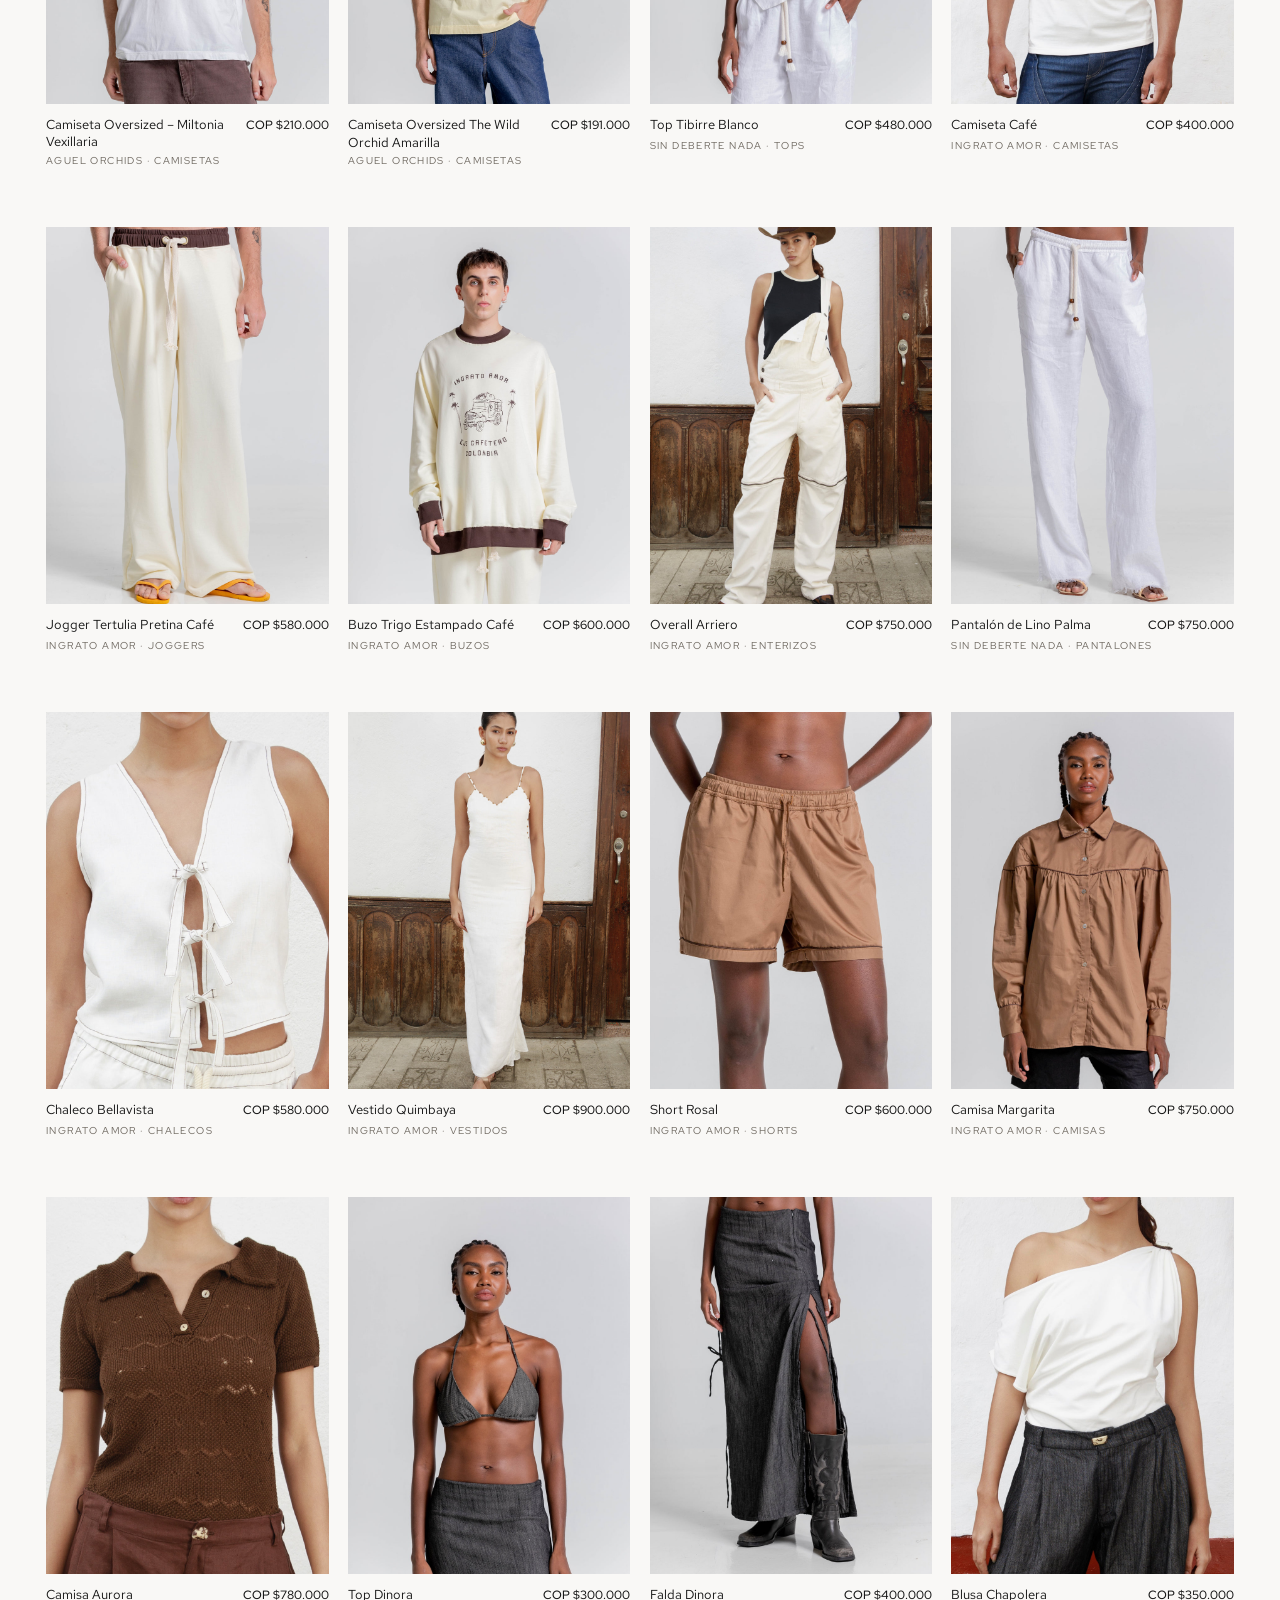
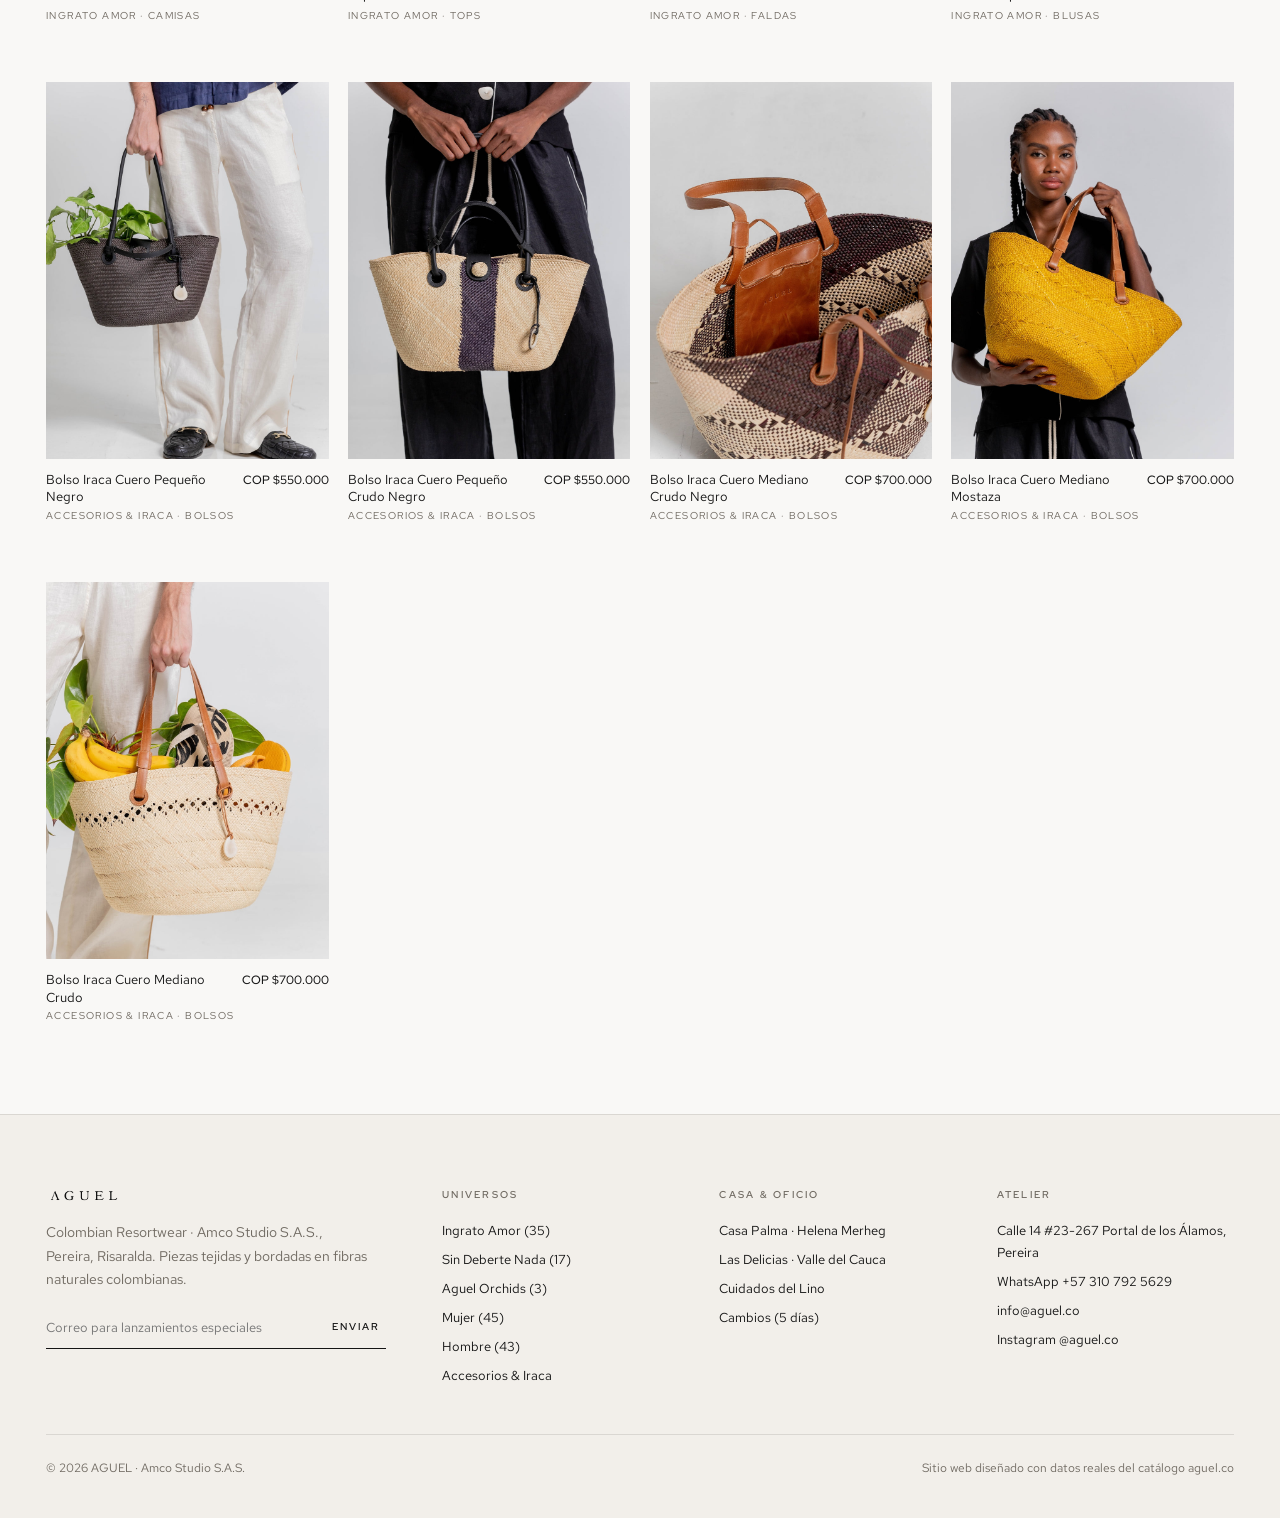
<file: mujer.html>
<!DOCTYPE html>
<html lang="es">
<head>
  <meta charset="UTF-8" />
  <meta name="viewport" content="width=device-width, initial-scale=1.0" />
  <title>Mujer — AGUEL</title>
  <link rel="stylesheet" href="assets/aguel-store.css" />
</head>
<body>
  <header class="page-opener">
    <div>
      <div class="opener-eyebrow">Colombian Resortwear · 45 Prendas &amp; Accesorios</div>
      <h1 class="opener-title">Mujer</h1>
    </div>
    <p class="opener-desc">
      Linos lavados de alta fluidez, tops halter con herrajes artesanales, mallas en algodón puro, vestidos de paneles y cestería en palma de iraca.
    </p>
  </header>

  <div class="whisper-bar">
    <div class="whisper-tabs" id="catTabs">
      <button class="whisper-tab active" data-cat="all">Todo Mujer</button>
      <button class="whisper-tab" data-cat="vestidos">Vestidos &amp; Túnicas</button>
      <button class="whisper-tab" data-cat="tops">Tops &amp; Blusas</button>
      <button class="whisper-tab" data-cat="camisas">Camisas &amp; Chalecos</button>
      <button class="whisper-tab" data-cat="pantalones">Pantalones, Faldas &amp; Shorts</button>
      <button class="whisper-tab" data-cat="camisetas">Camisetas &amp; Buzos</button>
      <button class="whisper-tab" data-cat="bolsos">Bolsos Iraca</button>
    </div>
    <div class="whisper-meta">
      <select class="whisper-select" id="sortSel" aria-label="Ordenar">
        <option value="featured">Orden: Curaduría</option>
        <option value="price-asc">Precio: Menor a mayor</option>
        <option value="price-desc">Precio: Mayor a menor</option>
      </select>
      <span class="whisper-count" id="womenCount">45 piezas</span>
    </div>
  </div>

  <main class="section-pad">
    <div class="editorial-grid" id="womenGrid"></div>
  </main>

  <script src="data/aguel-catalog.js"></script>
  <script src="assets/aguel-app.js"></script>
  <script>
    window.AguelApp.initAguelShell("mujer", false);
    const WOMEN_ALL = window.AguelApp.PRODUCTS
      .filter((p) => p.collections.includes("women"))
      .sort((a, b) => (a.category === "Bolsos" ? 1 : 0) - (b.category === "Bolsos" ? 1 : 0));

    const CAT_MAP = {
      vestidos: ["Vestidos", "Túnicas", "Enterizos"],
      tops: ["Tops", "Blusas"],
      camisas: ["Camisas", "Chalecos", "Chaquetas"],
      pantalones: ["Pantalones", "Faldas", "Shorts", "Bermudas", "Joggers"],
      camisetas: ["Camisetas", "Esqueletos", "Buzos"],
      bolsos: ["Bolsos", "Accesorios"],
    };

    let activeCat = "all";
    let activeSort = "featured";

    function renderWomen() {
      let list = WOMEN_ALL.filter((p) => {
        if (activeCat === "all") return true;
        return (CAT_MAP[activeCat] || []).includes(p.category);
      });
      if (activeSort === "price-asc") list.sort((a, b) => a.price - b.price);
      else if (activeSort === "price-desc") list.sort((a, b) => b.price - a.price);

      document.getElementById("womenCount").textContent = `${list.length} piezas`;
      const grid = document.getElementById("womenGrid");

      let html = "";
      list.forEach((p, idx) => {
        html += window.AguelApp.productCardHTML(p);
        if (activeCat === "all" && idx === 7) {
          html += window.AguelApp.editorialBreakHTML({
            eyebrow: "Estilismo I · Sin Deberte Nada",
            title: "Conjunto Tibirre & Palma",
            text: "Lino 100% colombiano con cordón artesanal y caída arquitectónica pensado para el calor colonial.",
            photo: "assets/hero-colonial.jpg",
            ctaText: "Ver colección Sin Deberte Nada",
            ctaHref: "colecciones.html#sin-deberte-nada",
            handles: ["top-tibirre-blanco", "pantalon-lino-blanco-palma"],
          });
        }
        if (activeCat === "all" && idx === 19) {
          html += window.AguelApp.editorialBreakHTML({
            eyebrow: "Estilismo II · Ingrato Amor",
            title: "Sastrería & Tejido Manual",
            text: "Del punto abierto de las artesanas de Sopó a las camisas de inspiración western en cafetales.",
            photo: "assets/hero-romance.jpg",
            ctaText: "Explorar Ingrato Amor",
            ctaHref: "colecciones.html#ingrato-amor",
            handles: ["camisa-aurora", "camisa-margarita"],
          });
        }
      });
      grid.innerHTML = html;
    }

    document.querySelectorAll("#catTabs .whisper-tab").forEach((btn) => {
      btn.addEventListener("click", () => {
        document.querySelectorAll("#catTabs .whisper-tab").forEach((b) => b.classList.remove("active"));
        btn.classList.add("active");
        activeCat = btn.dataset.cat;
        renderWomen();
      });
    });
    document.getElementById("sortSel").addEventListener("change", (e) => {
      activeSort = e.target.value;
      renderWomen();
    });

    renderWomen();
  </script>
</body>
</html>
</file>
<file: assets/aguel-store.css>
@import url("https://fonts.googleapis.com/css2?family=Alex+Brush&family=Cormorant+Garamond:ital,wght@0,300;0,400;0,500;1,300;1,400&family=Red+Hat+Display:wght@400;500;600;700&family=Red+Hat+Text:ital,wght@0,400;0,500;1,400&display=swap");

:root {
  --lino: #F9F8F6;
  --hueso: #F2EFEA;
  --arena: #E4DFB5;
  --terracota: #4A1912;
  --oliva: #444332;
  --carbon: #2E2E2E;
  --ink: #141414;
  --muted: #706A62;
  --hairline: rgba(20, 20, 20, 0.11);
  --hairline-light: rgba(249, 248, 246, 0.22);
  --ease: cubic-bezier(0.22, 1, 0.36, 1);
  --serif: "Cormorant Garamond", Georgia, serif;
  --script: "Alex Brush", cursive;
  --display: "Red Hat Display", system-ui, sans-serif;
  --body: "Red Hat Text", system-ui, sans-serif;
  --gutter: clamp(1.25rem, 3.6vw, 3.5rem);
}

*, *::before, *::after { box-sizing: border-box; }
html { scroll-behavior: smooth; font-size: 16px; }
body {
  margin: 0;
  background: var(--lino);
  color: var(--ink);
  font-family: var(--body);
  font-size: 0.875rem;
  line-height: 1.65;
  -webkit-font-smoothing: antialiased;
  overflow-x: hidden;
}

img { display: block; max-width: 100%; }
a { color: inherit; text-decoration: none; }
button, input, select { font: inherit; color: inherit; }

/* ================= HEADER (WHISPER LUXURY) ================= */
.fw-header {
  position: fixed;
  top: 0;
  left: 0;
  right: 0;
  z-index: 70;
  height: 64px;
  padding: 0 var(--gutter);
  display: grid;
  grid-template-columns: 1fr auto 1fr;
  align-items: center;
  color: var(--ink);
  background: rgba(249, 248, 246, 0.92);
  backdrop-filter: blur(14px);
  border-bottom: 1px solid var(--hairline);
  transition: background 450ms var(--ease), color 450ms var(--ease), border-color 450ms var(--ease);
}
.fw-header.is-hero-top {
  background: linear-gradient(to bottom, rgba(20, 20, 20, 0.44), rgba(20, 20, 20, 0));
  color: var(--lino);
  border-bottom-color: transparent;
  backdrop-filter: none;
}
.fw-header.is-hero-top .logo-dark { display: none; }
.fw-header.is-hero-top .logo-light { display: block; }
.fw-header .logo-light { display: none; }
.fw-header .logo-dark { display: block; }

.fw-nav {
  display: flex;
  align-items: center;
  gap: clamp(1rem, 2.2vw, 2.1rem);
  list-style: none;
  margin: 0;
  padding: 0;
}
.fw-nav.right { justify-content: flex-end; }
.fw-nav a, .fw-nav-btn {
  font-family: var(--display);
  font-size: 0.6875rem;
  font-weight: 500;
  letter-spacing: 0.18em;
  text-transform: uppercase;
  background: none;
  border: none;
  padding: 0.25rem 0;
  cursor: pointer;
  position: relative;
  white-space: nowrap;
}
.fw-nav a::after, .fw-nav-btn::after {
  content: "";
  position: absolute;
  left: 0;
  bottom: 0;
  width: 0;
  height: 1px;
  background: currentColor;
  transition: width 380ms var(--ease);
}
.fw-nav a:hover::after,
.fw-nav a.active::after,
.fw-nav-btn:hover::after { width: 100%; }

.fw-logo img {
  height: 18px;
  width: auto;
  object-fit: contain;
}
.fw-bag-pill {
  font-variant-numeric: tabular-nums;
}
.fw-mobile-toggle {
  display: none;
  background: none;
  border: none;
  font-family: var(--display);
  font-size: 0.6875rem;
  letter-spacing: 0.18em;
  text-transform: uppercase;
  padding: 0.25rem 0;
  cursor: pointer;
}

/* ================= FULL-BLEED RUNWAY HERO ================= */
.runway-hero {
  position: relative;
  height: 100vh;
  height: 100svh;
  min-height: 560px;
  max-height: 980px;
  overflow: hidden;
  background: var(--carbon);
  color: var(--lino);
}
.runway-hero-slide {
  position: absolute;
  inset: 0;
  opacity: 0;
  transition: opacity 900ms var(--ease);
}
.runway-hero-slide.active { opacity: 1; z-index: 2; }
.runway-hero-slide img,
.runway-hero-slide video {
  width: 100%;
  height: 100%;
  object-fit: cover;
  object-position: center 6%;
  display: block;
}
.runway-hero-slide img {
  transform: scale(1.02);
  transition: transform 6000ms ease-out;
}
.runway-hero-slide.active img { transform: scale(1); }
.runway-video-ctrl {
  background: rgba(20, 20, 20, 0.42);
  border: 1px solid rgba(249, 248, 246, 0.35);
  color: var(--lino);
  font-family: var(--display);
  font-size: 0.6rem;
  letter-spacing: 0.18em;
  text-transform: uppercase;
  padding: 0.38rem 0.75rem;
  cursor: pointer;
  backdrop-filter: blur(6px);
  transition: background 250ms, border-color 250ms;
}
.runway-video-ctrl:hover {
  background: rgba(20, 20, 20, 0.75);
  border-color: var(--arena);
}
.runway-scrim {
  position: absolute;
  inset: 0;
  background: linear-gradient(to top, rgba(16, 14, 13, 0.72) 0%, rgba(16, 14, 13, 0.12) 48%, rgba(16, 14, 13, 0.28) 100%);
  pointer-events: none;
}
.runway-overlay {
  position: absolute;
  left: var(--gutter);
  right: var(--gutter);
  bottom: clamp(2rem, 5vw, 4rem);
  display: flex;
  justify-content: space-between;
  align-items: flex-end;
  gap: 2rem;
  z-index: 4;
}
.runway-kicker {
  font-family: var(--display);
  font-size: 0.6875rem;
  letter-spacing: 0.24em;
  text-transform: uppercase;
  color: var(--arena);
  margin-bottom: 0.6rem;
}
.runway-title {
  font-family: var(--serif);
  font-weight: 300;
  font-size: clamp(2.8rem, 6.4vw, 5.6rem);
  line-height: 0.95;
  letter-spacing: -0.015em;
  margin: 0 0 1.25rem;
  max-width: 14ch;
}
.runway-link {
  display: inline-flex;
  align-items: center;
  gap: 0.85rem;
  font-family: var(--display);
  font-size: 0.6875rem;
  font-weight: 500;
  letter-spacing: 0.22em;
  text-transform: uppercase;
  padding-bottom: 0.35rem;
  border-bottom: 1px solid rgba(249, 248, 246, 0.65);
  transition: border-color 350ms var(--ease), gap 350ms var(--ease);
}
.runway-link:hover { border-color: var(--arena); gap: 1.35rem; color: var(--arena); }

.runway-controls {
  display: flex;
  flex-direction: column;
  align-items: flex-end;
  gap: 0.65rem;
}
.runway-dots {
  display: flex;
  gap: 0.55rem;
}
.runway-dot {
  width: 28px;
  height: 2px;
  padding: 0;
  border: none;
  background: rgba(249, 248, 246, 0.36);
  cursor: pointer;
  transition: background 350ms var(--ease), width 350ms var(--ease);
}
.runway-dot.active { width: 46px; background: var(--lino); }

/* ================= SUBPAGE INTRO BANNER ================= */
.page-opener {
  padding: calc(64px + clamp(3rem, 6vw, 5.5rem)) var(--gutter) clamp(2.5rem, 4.5vw, 4rem);
  border-bottom: 1px solid var(--hairline);
  display: grid;
  grid-template-columns: 1.2fr 0.8fr;
  gap: 2rem 4rem;
  align-items: end;
}
.opener-eyebrow {
  font-family: var(--display);
  font-size: 0.6875rem;
  letter-spacing: 0.24em;
  text-transform: uppercase;
  color: var(--terracota);
  margin-bottom: 0.65rem;
}
.opener-title {
  font-family: var(--serif);
  font-weight: 300;
  font-size: clamp(2.6rem, 5.4vw, 4.75rem);
  line-height: 0.96;
  letter-spacing: -0.02em;
  margin: 0;
}
.opener-desc {
  max-width: 44ch;
  color: var(--muted);
  margin: 0;
  justify-self: end;
}

/* ================= ASYMMETRIC MAGAZINE SPREADS ================= */
.section-pad {
  padding: clamp(3.5rem, 7vw, 6.5rem) var(--gutter);
}
.spread-asymmetric {
  display: grid;
  grid-template-columns: 1.25fr 1fr;
  gap: clamp(2rem, 5vw, 5.5rem);
  align-items: center;
}
.spread-asymmetric.reverse {
  grid-template-columns: 1fr 1.25fr;
}
.spread-img {
  position: relative;
  overflow: hidden;
  aspect-ratio: 4 / 5;
  background: var(--hueso);
}
.spread-img img {
  width: 100%;
  height: 100%;
  object-fit: cover;
  transition: transform 900ms var(--ease);
}
.spread-img:hover img { transform: scale(1.03); }

.spread-copy {
  max-width: 480px;
}
.spread-numeral {
  font-family: var(--serif);
  font-weight: 300;
  font-size: clamp(3.2rem, 5vw, 4.5rem);
  line-height: 0.85;
  color: var(--terracota);
  margin-bottom: 0.75rem;
}
.spread-title {
  font-family: var(--serif);
  font-weight: 300;
  font-size: clamp(2rem, 3.8vw, 3.1rem);
  line-height: 1.05;
  margin: 0 0 1.15rem;
}
.spread-text {
  color: var(--muted);
  margin: 0 0 1.75rem;
}
.lookbook-inset {
  display: grid;
  grid-template-columns: 112px 1fr;
  gap: 1.15rem;
  align-items: center;
  padding-top: 1.35rem;
  margin-top: 1.75rem;
  border-top: 1px solid var(--hairline);
}
.lookbook-inset img {
  width: 112px;
  height: 146px;
  object-fit: cover;
}
.text-link {
  display: inline-flex;
  align-items: center;
  gap: 0.65rem;
  font-family: var(--display);
  font-size: 0.6875rem;
  font-weight: 500;
  letter-spacing: 0.2em;
  text-transform: uppercase;
  padding-bottom: 0.25rem;
  border-bottom: 1px solid var(--ink);
  transition: color 300ms, border-color 300ms, gap 300ms;
}
.text-link:hover { color: var(--terracota); border-color: var(--terracota); gap: 1rem; }

/* ================= 50/50 EDGE-TO-EDGE DIPTYCH ================= */
.diptych-bleed {
  display: grid;
  grid-template-columns: 1fr 1fr;
  min-height: 82vh;
}
.diptych-panel {
  position: relative;
  overflow: hidden;
  min-height: 540px;
  display: flex;
  align-items: flex-end;
  padding: clamp(2rem, 4vw, 3.75rem);
  color: var(--lino);
  background: var(--carbon);
}
.diptych-panel img {
  position: absolute;
  inset: 0;
  width: 100%;
  height: 100%;
  object-fit: cover;
  object-position: center 22%;
  transition: transform 900ms var(--ease);
}
.diptych-panel:hover img { transform: scale(1.04); }
.diptych-panel::after {
  content: "";
  position: absolute;
  inset: 0;
  background: linear-gradient(to top, rgba(16, 14, 13, 0.72) 0%, rgba(16, 14, 13, 0.05) 55%);
}
.diptych-label {
  position: relative;
  z-index: 3;
}
.diptych-label h2 {
  font-family: var(--serif);
  font-weight: 300;
  font-size: clamp(2.5rem, 4.8vw, 4.2rem);
  line-height: 0.95;
  margin: 0.35rem 0 0.9rem;
}

/* ================= WHISPER FILTER BAR ================= */
.whisper-bar {
  padding: 1.15rem var(--gutter);
  border-bottom: 1px solid var(--hairline);
  display: flex;
  justify-content: space-between;
  align-items: center;
  gap: 1rem 2rem;
  flex-wrap: wrap;
  background: var(--lino);
  position: sticky;
  top: 64px;
  z-index: 40;
}
.whisper-tabs {
  display: flex;
  flex-wrap: wrap;
  gap: 1.4rem;
  align-items: center;
}
.whisper-tab {
  background: none;
  border: none;
  padding: 0.25rem 0;
  font-family: var(--display);
  font-size: 0.6875rem;
  font-weight: 500;
  letter-spacing: 0.16em;
  text-transform: uppercase;
  color: var(--muted);
  cursor: pointer;
  position: relative;
  transition: color 250ms;
}
.whisper-tab:hover, .whisper-tab.active { color: var(--ink); }
.whisper-tab.active::after {
  content: "";
  position: absolute;
  left: 0;
  right: 0;
  bottom: 0;
  height: 1px;
  background: var(--terracota);
}
.whisper-meta {
  display: flex;
  align-items: center;
  gap: 1.25rem;
}
.whisper-select {
  background: none;
  border: none;
  border-bottom: 1px solid var(--hairline);
  padding: 0.25rem 0.25rem;
  font-family: var(--display);
  font-size: 0.6875rem;
  letter-spacing: 0.12em;
  text-transform: uppercase;
  outline: none;
  cursor: pointer;
}
.whisper-count {
  font-family: var(--display);
  font-size: 0.6875rem;
  letter-spacing: 0.14em;
  text-transform: uppercase;
  color: var(--muted);
}

/* ================= GALLERY GRID & BORDERLESS PRODUCT CARDS ================= */
.editorial-grid {
  display: grid;
  grid-template-columns: repeat(4, 1fr);
  gap: clamp(2.5rem, 4.5vw, 3.8rem) clamp(0.85rem, 1.5vw, 1.35rem);
}
.editorial-grid.cols-3 {
  grid-template-columns: repeat(3, 1fr);
}
.editorial-break {
  grid-column: 1 / -1;
  display: grid;
  grid-template-columns: 1.3fr 1fr;
  gap: clamp(1.5rem, 4vw, 4rem);
  align-items: center;
  padding: 2rem 0;
  margin: 0.75rem 0;
  border-top: 1px solid var(--hairline);
  border-bottom: 1px solid var(--hairline);
}
.break-media {
  aspect-ratio: 16 / 10;
  overflow: hidden;
  background: var(--hueso);
}
.break-media img {
  width: 100%;
  height: 100%;
  object-fit: cover;
  object-position: center 8%;
}
.break-looks {
  display: grid;
  grid-template-columns: 1fr 1fr;
  gap: 1rem;
  margin-top: 1.25rem;
}
.mini-look {
  display: flex;
  gap: 0.75rem;
  align-items: center;
  padding-top: 0.65rem;
  border-top: 1px solid var(--hairline);
}
.mini-look img {
  width: 56px;
  height: 74px;
  object-fit: cover;
  flex-shrink: 0;
}

.fw-card {
  display: flex;
  flex-direction: column;
}
.fw-card-media {
  position: relative;
  aspect-ratio: 3 / 4;
  background: var(--hueso);
  overflow: hidden;
  display: block;
}
.fw-card-media img {
  position: absolute;
  inset: 0;
  width: 100%;
  height: 100%;
  object-fit: cover;
  transition: opacity 480ms var(--ease), transform 800ms var(--ease);
}
.fw-card-media img.hover-img { opacity: 0; }
.fw-card:hover .fw-card-media img.hover-img { opacity: 1; }
.fw-card:hover .fw-card-media img.base-img { transform: scale(1.025); }

.fw-card-badge {
  position: absolute;
  top: 0.65rem;
  left: 0.65rem;
  z-index: 3;
  font-family: var(--display);
  font-size: 0.56rem;
  font-weight: 600;
  letter-spacing: 0.16em;
  text-transform: uppercase;
  padding: 0.25rem 0.5rem;
  background: var(--terracota);
  color: var(--lino);
}
.fw-card-badge.soldout { background: rgba(20, 20, 20, 0.78); color: var(--lino); }

.fw-quick-sizes {
  position: absolute;
  left: 0;
  right: 0;
  bottom: 0;
  z-index: 4;
  background: rgba(249, 248, 246, 0.94);
  padding: 0.55rem 0.5rem;
  display: flex;
  justify-content: center;
  flex-wrap: wrap;
  gap: 0.3rem;
  opacity: 0;
  transform: translateY(8px);
  transition: opacity 280ms var(--ease), transform 280ms var(--ease);
}
.fw-card:hover .fw-quick-sizes { opacity: 1; transform: translateY(0); }
.fw-qs-btn {
  background: none;
  border: none;
  padding: 0.22rem 0.48rem;
  font-family: var(--display);
  font-size: 0.64rem;
  letter-spacing: 0.08em;
  cursor: pointer;
}
.fw-qs-btn:hover:not(:disabled) {
  background: var(--ink);
  color: var(--lino);
}
.fw-qs-btn:disabled {
  opacity: 0.32;
  text-decoration: line-through;
  cursor: not-allowed;
}

.fw-card-foot {
  padding-top: 0.7rem;
  display: flex;
  justify-content: space-between;
  align-items: baseline;
  gap: 0.75rem;
}
.fw-card-title {
  font-family: var(--body);
  font-size: 0.84rem;
  font-weight: 400;
  color: var(--ink);
  line-height: 1.3;
}
.fw-card-price {
  font-family: var(--display);
  font-size: 0.78rem;
  font-weight: 500;
  white-space: nowrap;
  color: var(--ink);
}
.fw-card-sub {
  font-family: var(--display);
  font-size: 0.62rem;
  letter-spacing: 0.14em;
  text-transform: uppercase;
  color: var(--muted);
  margin-top: 0.15rem;
}
.price-old {
  text-decoration: line-through;
  color: var(--muted);
  margin-left: 0.35rem;
  font-weight: 400;
}

/* ================= ARCHIVO & RESPONSIVE SECTION GRIDS ================= */
.home-archive-grid {
  display: grid;
  grid-template-columns: 1fr 1fr;
  gap: clamp(2rem, 5vw, 5rem);
  align-items: end;
}
.home-archive-pillars {
  border-left: 1px solid var(--hairline-light);
  padding-left: 2rem;
  display: flex;
  flex-direction: column;
  gap: 1rem;
}
.cuidados-shell {
  display: grid;
  grid-template-columns: 1fr 1.6fr;
  gap: 3rem;
  align-items: start;
}
.cuidados-grid {
  display: grid;
  grid-template-columns: 1fr 1fr;
  gap: 2rem 3rem;
  border-top: 1px solid var(--hairline);
  padding-top: 1.75rem;
}
.cambios-shell {
  display: grid;
  grid-template-columns: 1.2fr 1fr;
  gap: 3.5rem;
  align-items: start;
}
.cambios-aside {
  border-left: 1px solid var(--hairline);
  padding-left: 2.5rem;
}
.iraca-formats {
  border-top: 1px solid var(--hairline);
  padding-top: 1.25rem;
  display: grid;
  grid-template-columns: 1fr 1fr;
  gap: 1rem;
  font-size: 0.82rem;
}

/* ================= TERRACOTA & OLIVA INTERLUDES ================= */
.band-terracota { background: var(--terracota); color: var(--lino); }
.band-terracota .fw-card-title,
.band-terracota .fw-card-price { color: var(--lino); }
.band-terracota .fw-card-sub { color: var(--arena); opacity: 0.88; }
.band-oliva { background: var(--oliva); color: var(--lino); }
.band-hueso { background: var(--hueso); color: var(--ink); }

/* ================= PDP: PRODUCT DETAIL PAGE ================= */
.pdp-shell {
  padding: 64px var(--gutter) 5rem;
  display: grid;
  grid-template-columns: 1.35fr 0.85fr;
  gap: clamp(2rem, 5vw, 5.5rem);
  align-items: start;
}
.pdp-gallery {
  display: grid;
  grid-template-columns: 1fr 1fr;
  gap: 0.65rem;
  padding-top: 1.5rem;
}
.pdp-gallery figure {
  margin: 0;
  aspect-ratio: 3 / 4;
  background: var(--hueso);
  overflow: hidden;
}
.pdp-gallery figure:first-child {
  grid-column: 1 / -1;
  aspect-ratio: 4 / 5;
}
.pdp-gallery img {
  width: 100%;
  height: 100%;
  object-fit: cover;
  transition: transform 800ms var(--ease);
}
.pdp-gallery figure:hover img { transform: scale(1.03); }

.pdp-buybox {
  position: sticky;
  top: 88px;
  padding-top: 1.5rem;
}
.pdp-breadcrumb {
  font-family: var(--display);
  font-size: 0.64rem;
  letter-spacing: 0.18em;
  text-transform: uppercase;
  color: var(--muted);
  margin-bottom: 1rem;
  display: flex;
  gap: 0.5rem;
  flex-wrap: wrap;
}
.pdp-title {
  font-family: var(--serif);
  font-weight: 300;
  font-size: clamp(2.1rem, 3.6vw, 3.2rem);
  line-height: 1.04;
  margin: 0 0 0.65rem;
}
.pdp-price {
  font-family: var(--display);
  font-size: 1.05rem;
  font-weight: 500;
  margin-bottom: 1.5rem;
}
.pdp-desc {
  color: var(--muted);
  margin: 0 0 1.75rem;
  line-height: 1.7;
}
.pdp-sizes {
  display: flex;
  flex-wrap: wrap;
  gap: 0.5rem;
  margin: 0.65rem 0 1.5rem;
}
.pdp-size-btn {
  min-width: 52px;
  padding: 0.65rem 0.95rem;
  background: transparent;
  border: 1px solid var(--hairline);
  font-family: var(--display);
  font-size: 0.72rem;
  letter-spacing: 0.12em;
  cursor: pointer;
  transition: all 240ms;
}
.pdp-size-btn.active {
  background: var(--ink);
  color: var(--lino);
  border-color: var(--ink);
}
.pdp-size-btn:disabled {
  opacity: 0.32;
  text-decoration: line-through;
  cursor: not-allowed;
}
.btn-luxe {
  width: 100%;
  padding: 1.05rem 1.5rem;
  background: var(--ink);
  color: var(--lino);
  border: 1px solid var(--ink);
  font-family: var(--display);
  font-size: 0.72rem;
  font-weight: 600;
  letter-spacing: 0.22em;
  text-transform: uppercase;
  cursor: pointer;
  transition: background 320ms var(--ease), border-color 320ms var(--ease);
}
.btn-luxe:hover:not(:disabled) {
  background: var(--terracota);
  border-color: var(--terracota);
}
.btn-luxe:disabled { opacity: 0.45; cursor: not-allowed; }
.btn-luxe-outline {
  width: 100%;
  padding: 0.95rem 1.5rem;
  background: transparent;
  color: var(--ink);
  border: 1px solid var(--hairline);
  font-family: var(--display);
  font-size: 0.7rem;
  font-weight: 500;
  letter-spacing: 0.2em;
  text-transform: uppercase;
  display: block;
  text-align: center;
  margin-top: 0.65rem;
  transition: border-color 300ms;
}
.btn-luxe-outline:hover { border-color: var(--ink); }

.pdp-accordions {
  margin-top: 2rem;
  border-top: 1px solid var(--hairline);
}
.pdp-acc-item { border-bottom: 1px solid var(--hairline); }
.pdp-acc-btn {
  width: 100%;
  background: none;
  border: none;
  padding: 1rem 0;
  display: flex;
  justify-content: space-between;
  align-items: center;
  font-family: var(--display);
  font-size: 0.7rem;
  font-weight: 500;
  letter-spacing: 0.16em;
  text-transform: uppercase;
  cursor: pointer;
}
.pdp-acc-body {
  display: none;
  padding-bottom: 1.15rem;
  font-size: 0.84rem;
  color: var(--muted);
}
.pdp-acc-item.open .pdp-acc-body { display: block; }

/* ================= QUIET FOOTER ================= */
.fw-footer {
  padding: 4.5rem var(--gutter) 2.5rem;
  background: var(--hueso);
  border-top: 1px solid var(--hairline);
}
.fw-footer-grid {
  display: grid;
  grid-template-columns: 1.5fr 1fr 1fr 1fr;
  gap: 2.5rem;
  padding-bottom: 3rem;
  border-bottom: 1px solid var(--hairline);
}
.fw-footer h5 {
  font-family: var(--display);
  font-size: 0.64rem;
  font-weight: 600;
  letter-spacing: 0.22em;
  text-transform: uppercase;
  color: var(--muted);
  margin: 0 0 1rem;
}
.fw-footer ul {
  list-style: none;
  margin: 0;
  padding: 0;
  display: flex;
  flex-direction: column;
  gap: 0.45rem;
  font-size: 0.82rem;
}
.fw-footer a:hover { color: var(--terracota); }
.fw-news-row {
  display: flex;
  border-bottom: 1px solid var(--ink);
  margin-top: 1rem;
  max-width: 340px;
}
.fw-news-row input {
  flex: 1;
  background: none;
  border: none;
  padding: 0.6rem 0;
  outline: none;
  font-size: 0.84rem;
}
.fw-news-row button {
  background: none;
  border: none;
  font-family: var(--display);
  font-size: 0.64rem;
  font-weight: 600;
  letter-spacing: 0.2em;
  text-transform: uppercase;
  cursor: pointer;
}
.fw-footer-bottom {
  padding-top: 1.5rem;
  display: flex;
  justify-content: space-between;
  flex-wrap: wrap;
  gap: 1rem;
  font-size: 0.72rem;
  color: var(--muted);
}

/* ================= OVERLAYS: SEARCH & BAG & MOBILE ================= */
.fw-backdrop {
  position: fixed;
  inset: 0;
  background: rgba(20, 20, 20, 0.42);
  backdrop-filter: blur(4px);
  z-index: 85;
  opacity: 0;
  visibility: hidden;
  transition: opacity 320ms var(--ease), visibility 320ms;
}
.fw-backdrop.open { opacity: 1; visibility: visible; }

.fw-drawer {
  position: fixed;
  top: 0;
  right: 0;
  bottom: 0;
  width: min(440px, 94vw);
  background: var(--lino);
  z-index: 95;
  transform: translateX(104%);
  transition: transform 420ms var(--ease);
  display: flex;
  flex-direction: column;
  border-left: 1px solid var(--hairline);
}
.fw-drawer.open { transform: translateX(0); }

.fw-search-sheet {
  position: fixed;
  top: 0;
  left: 0;
  right: 0;
  background: var(--lino);
  z-index: 95;
  padding: 2.5rem var(--gutter) 3rem;
  border-bottom: 1px solid var(--hairline);
  transform: translateY(-105%);
  transition: transform 420ms var(--ease);
  max-height: 85vh;
  overflow-y: auto;
}
.fw-search-sheet.open { transform: translateY(0); }
.fw-search-input {
  width: 100%;
  background: none;
  border: none;
  border-bottom: 1px solid var(--ink);
  font-family: var(--serif);
  font-size: clamp(1.6rem, 3vw, 2.5rem);
  font-weight: 300;
  padding: 0.65rem 0;
  outline: none;
}
.fw-search-results {
  margin-top: 2rem;
  display: grid;
  grid-template-columns: repeat(5, 1fr);
  gap: 1.25rem;
}

.fw-mobile-drawer {
  position: fixed;
  top: 0;
  left: 0;
  bottom: 0;
  width: min(340px, 88vw);
  background: var(--lino);
  z-index: 95;
  padding: 2rem var(--gutter);
  transform: translateX(-104%);
  transition: transform 400ms var(--ease);
  display: flex;
  flex-direction: column;
  gap: 1.25rem;
}
.fw-mobile-drawer.open { transform: translateX(0); }
.fw-mobile-drawer a {
  font-family: var(--serif);
  font-size: 1.9rem;
  font-weight: 300;
  border-bottom: 1px solid var(--hairline);
  padding-bottom: 0.5rem;
}

.fw-toast {
  position: fixed;
  bottom: 1.5rem;
  left: 50%;
  transform: translate(-50%, 16px);
  background: var(--ink);
  color: var(--lino);
  padding: 0.7rem 1.35rem;
  font-family: var(--display);
  font-size: 0.68rem;
  letter-spacing: 0.16em;
  text-transform: uppercase;
  z-index: 120;
  opacity: 0;
  visibility: hidden;
  pointer-events: none;
  transition: all 320ms var(--ease);
}
.fw-toast.show { opacity: 1; visibility: visible; transform: translate(-50%, 0); }

@media (max-width: 1080px) {
  .editorial-grid { grid-template-columns: repeat(3, 1fr); }
  .fw-search-results { grid-template-columns: repeat(3, 1fr); }
  .fw-footer-grid { grid-template-columns: 1fr 1fr; }
}
@media (max-width: 860px) {
  .fw-header { grid-template-columns: auto 1fr auto; height: 58px; }
  .fw-nav.left, .fw-nav.right .hide-sm { display: none; }
  .fw-mobile-toggle { display: inline-block; min-height: 40px; display: inline-flex; align-items: center; }
  .fw-logo img { height: 15px; }
  .fw-nav.right { gap: 0.85rem; }

  .page-opener {
    padding-top: calc(58px + 2.25rem);
    grid-template-columns: 1fr;
    gap: 1rem;
  }
  .opener-desc { justify-self: start; }
  .spread-asymmetric, .spread-asymmetric.reverse { grid-template-columns: 1fr; gap: 1.75rem; }
  .spread-img { aspect-ratio: 4 / 5; }
  .diptych-bleed { grid-template-columns: 1fr; min-height: auto; }
  .diptych-panel { min-height: 380px; }

  .whisper-bar {
    top: 58px;
    padding: 0.7rem var(--gutter);
    gap: 0.65rem;
    flex-direction: column;
    align-items: stretch;
  }
  .whisper-tabs {
    flex-wrap: nowrap;
    overflow-x: auto;
    -webkit-overflow-scrolling: touch;
    scrollbar-width: none;
    gap: 1.15rem;
    padding-bottom: 0.15rem;
  }
  .whisper-tabs::-webkit-scrollbar { display: none; }
  .whisper-tab { flex: 0 0 auto; white-space: nowrap; }
  .whisper-meta { justify-content: space-between; }

  .editorial-grid, .editorial-grid.cols-3 {
    grid-template-columns: repeat(2, 1fr);
    gap: 1.75rem 0.75rem;
  }
  .editorial-break { grid-template-columns: 1fr; padding: 1.5rem 0; }
  .fw-quick-sizes { display: none; }

  .home-archive-grid,
  .cuidados-shell,
  .cambios-shell { grid-template-columns: 1fr; gap: 2rem; }
  .home-archive-pillars {
    border-left: none;
    padding-left: 0;
    border-top: 1px solid var(--hairline-light);
    padding-top: 1.5rem;
  }
  .cambios-aside {
    border-left: none;
    padding-left: 0;
    border-top: 1px solid var(--hairline);
    padding-top: 1.75rem;
  }

  .pdp-shell {
    padding: 58px 0 3.5rem;
    grid-template-columns: 1fr;
    gap: 1.5rem;
  }
  .pdp-gallery {
    display: flex;
    overflow-x: auto;
    scroll-snap-type: x mandatory;
    -webkit-overflow-scrolling: touch;
    scrollbar-width: none;
    gap: 0.5rem;
    padding: 0.5rem var(--gutter) 0;
  }
  .pdp-gallery::-webkit-scrollbar { display: none; }
  .pdp-gallery figure,
  .pdp-gallery figure:first-child {
    flex: 0 0 82vw;
    scroll-snap-align: start;
    aspect-ratio: 3 / 4;
    grid-column: auto;
  }
  .pdp-buybox {
    position: static;
    padding: 0 var(--gutter);
  }
  .pdp-size-btn { min-height: 44px; min-width: 48px; }

  .fw-search-results { grid-template-columns: repeat(2, 1fr); }
}
@media (max-width: 640px) {
  .runway-controls-wrap {
    top: 74px !important;
    bottom: auto !important;
    justify-content: flex-end;
  }
  .runway-title { font-size: clamp(2.25rem, 10vw, 3.1rem); }
}
@media (max-width: 520px) {
  .fw-footer-grid { grid-template-columns: 1fr; }
  .break-looks,
  .cuidados-grid,
  .iraca-formats { grid-template-columns: 1fr; }
  .fw-card-foot { flex-direction: column; gap: 0.2rem; }
  .lookbook-inset { grid-template-columns: 88px 1fr; }
  .lookbook-inset img { width: 88px; height: 116px; }
}
</file>
